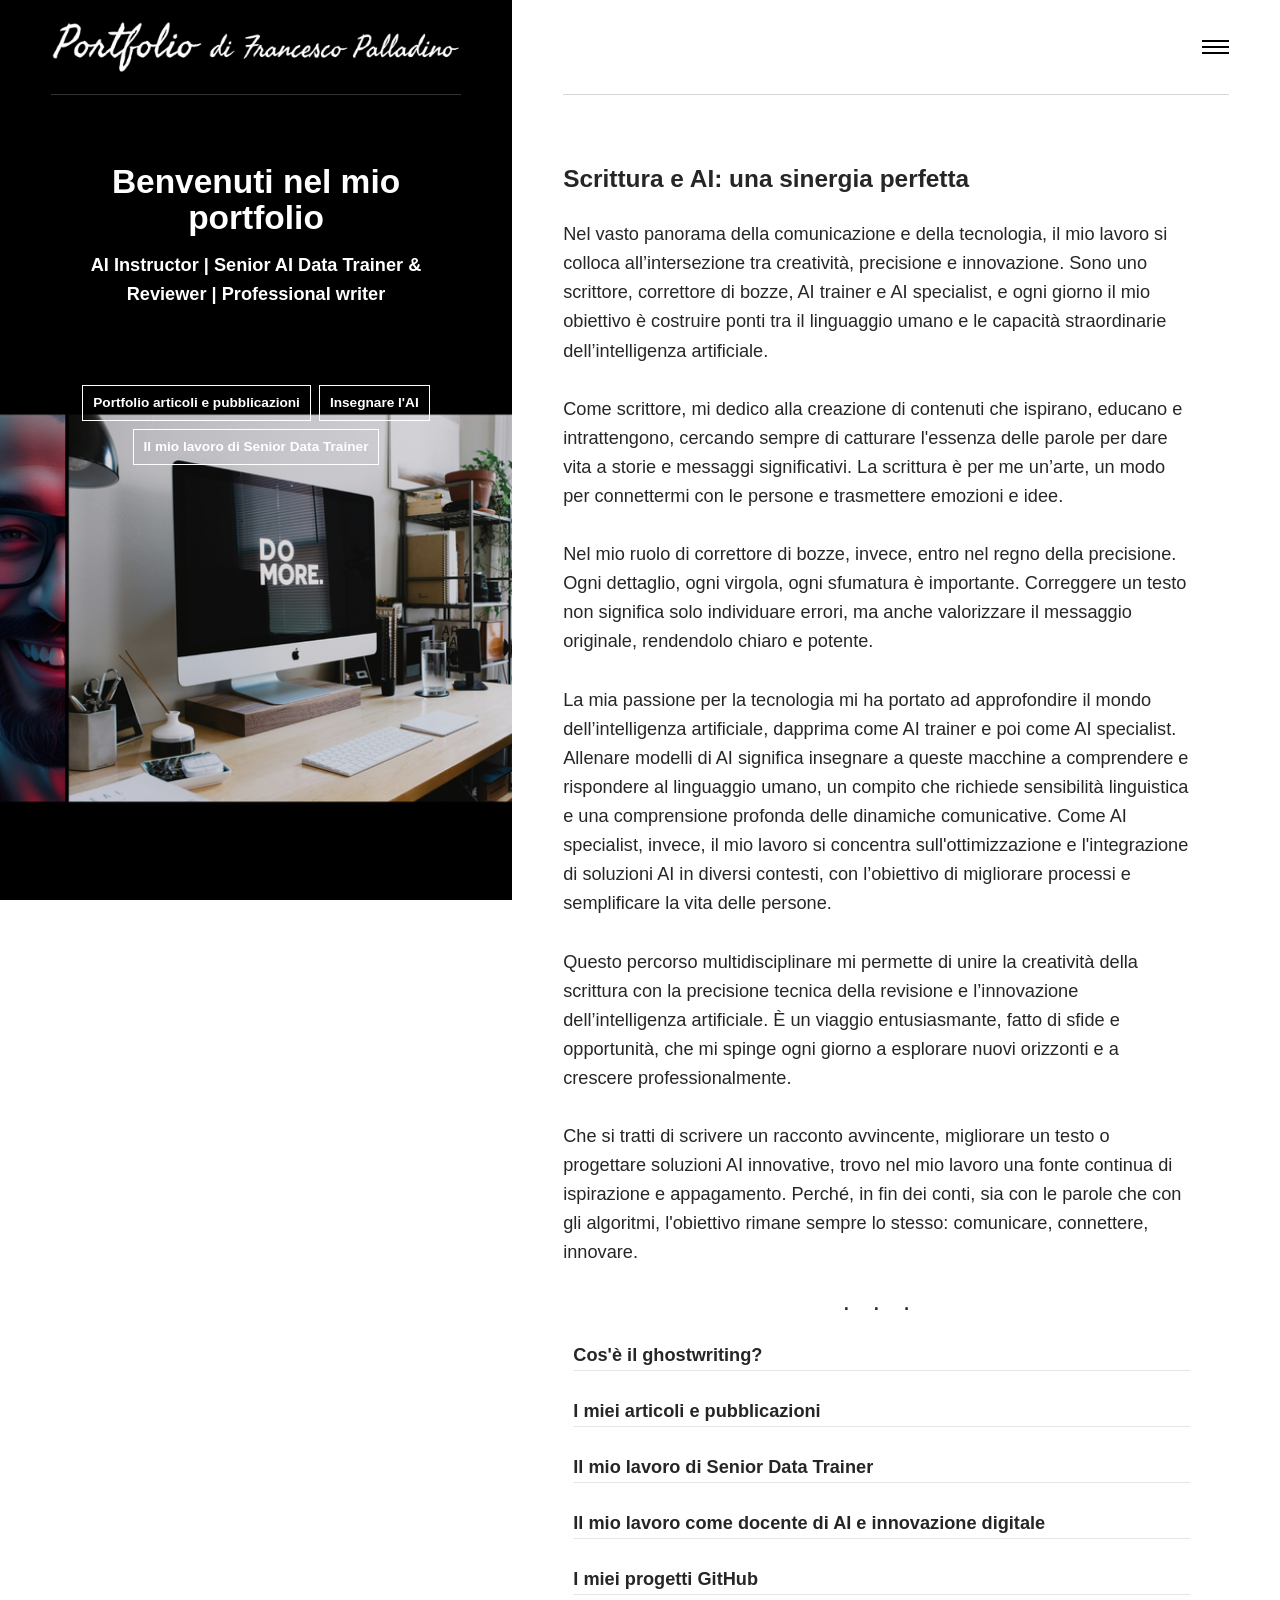
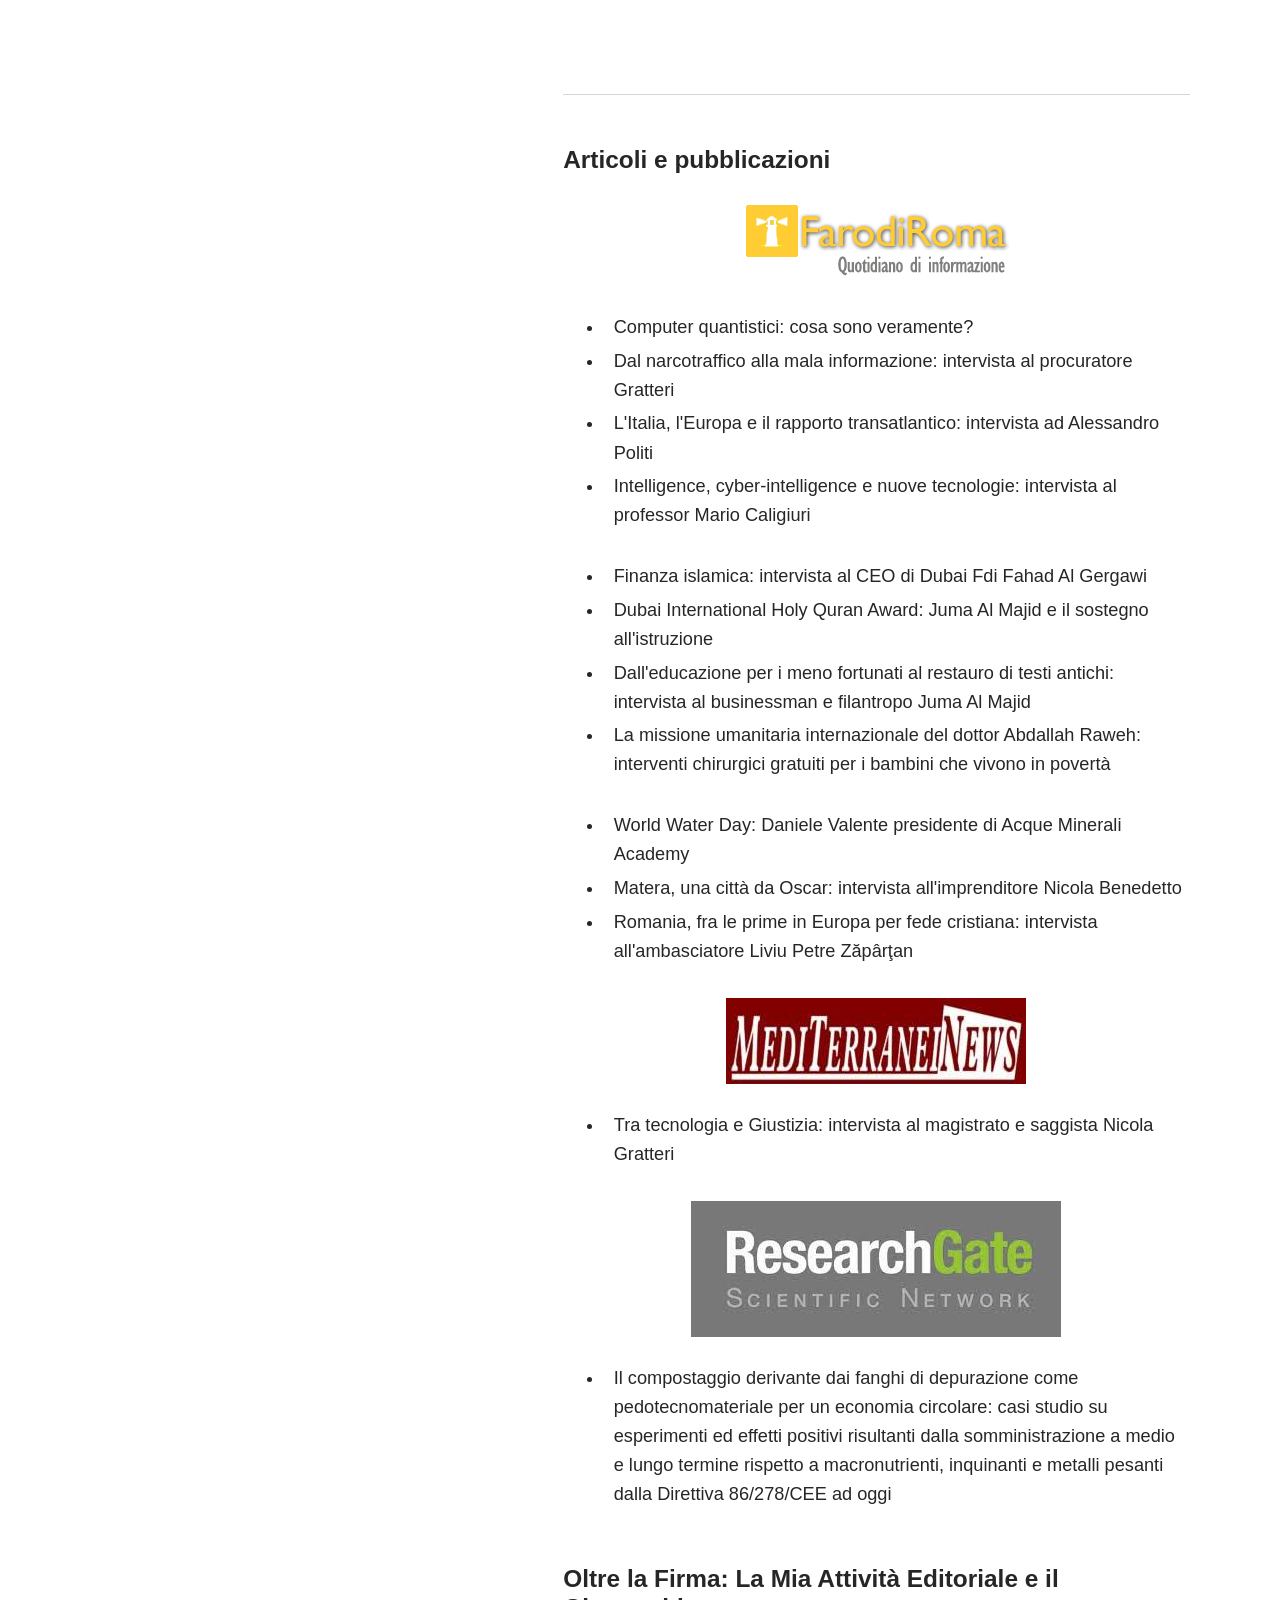
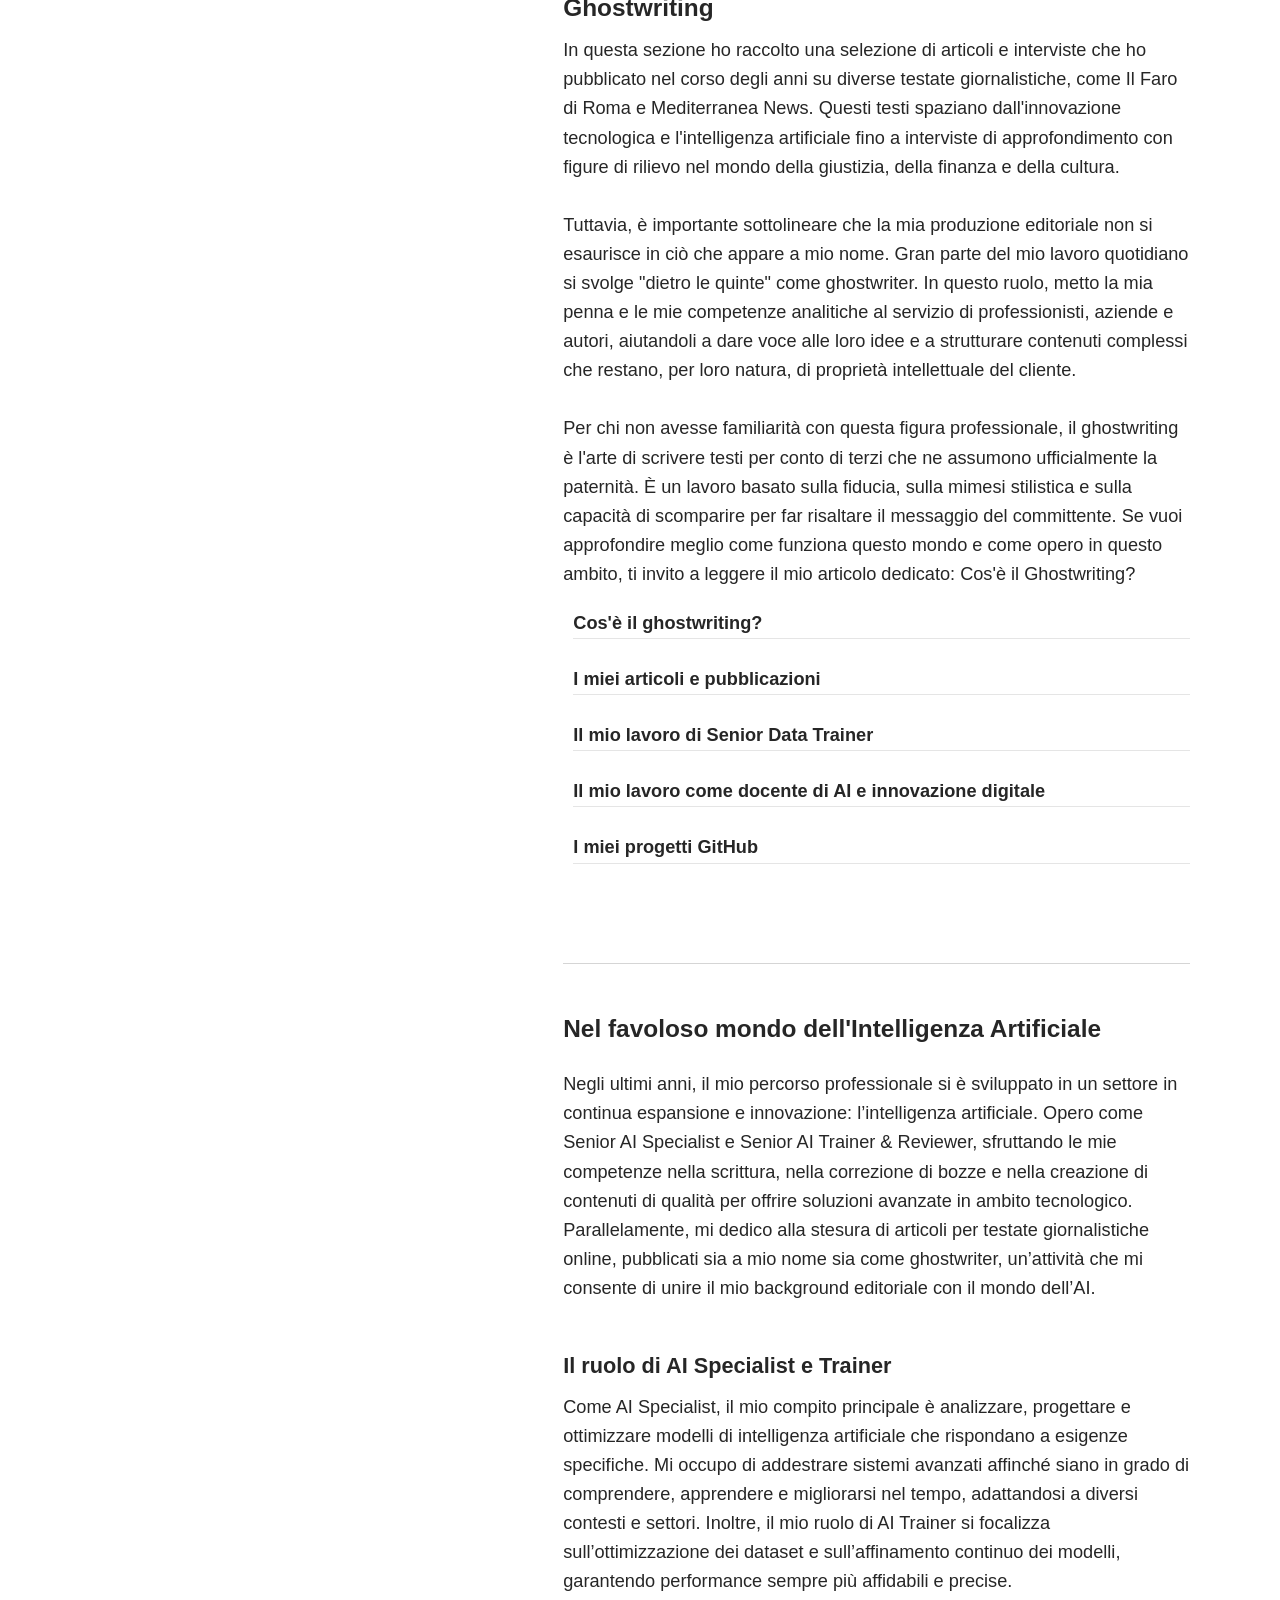
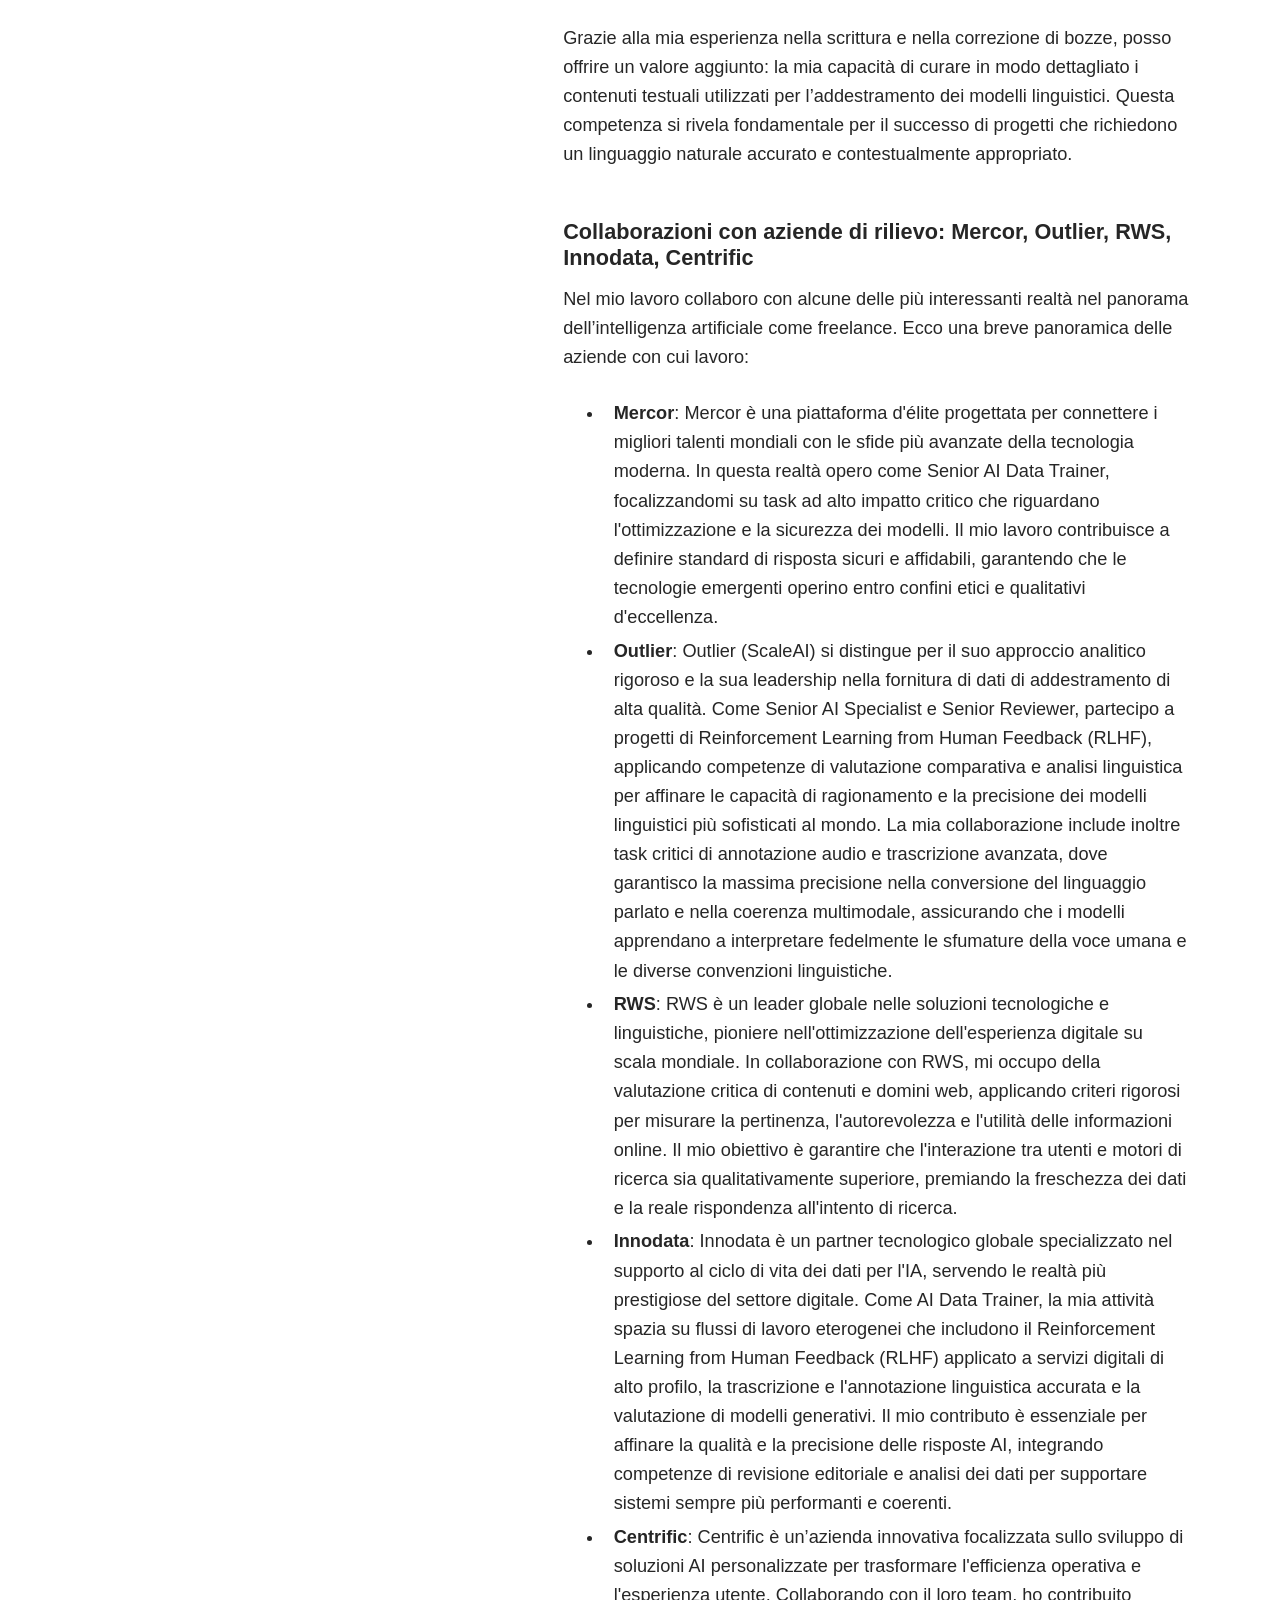
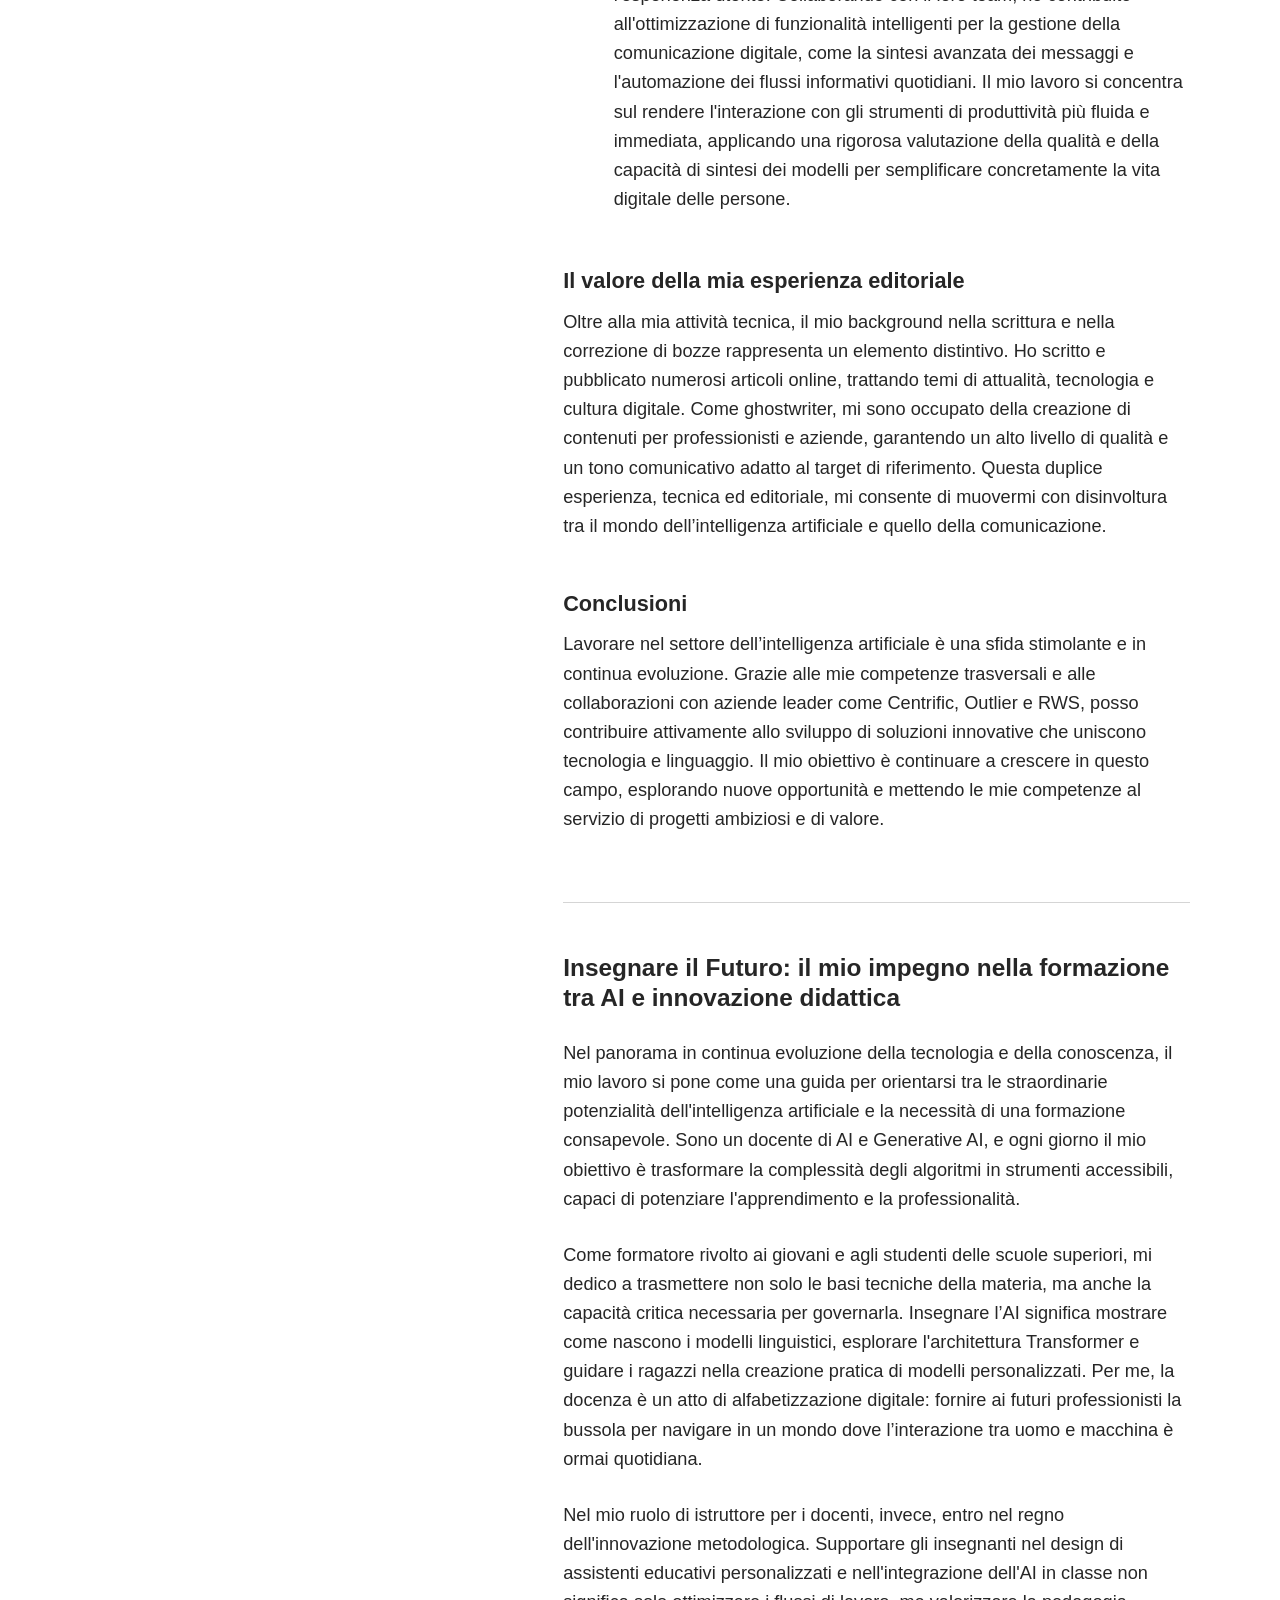
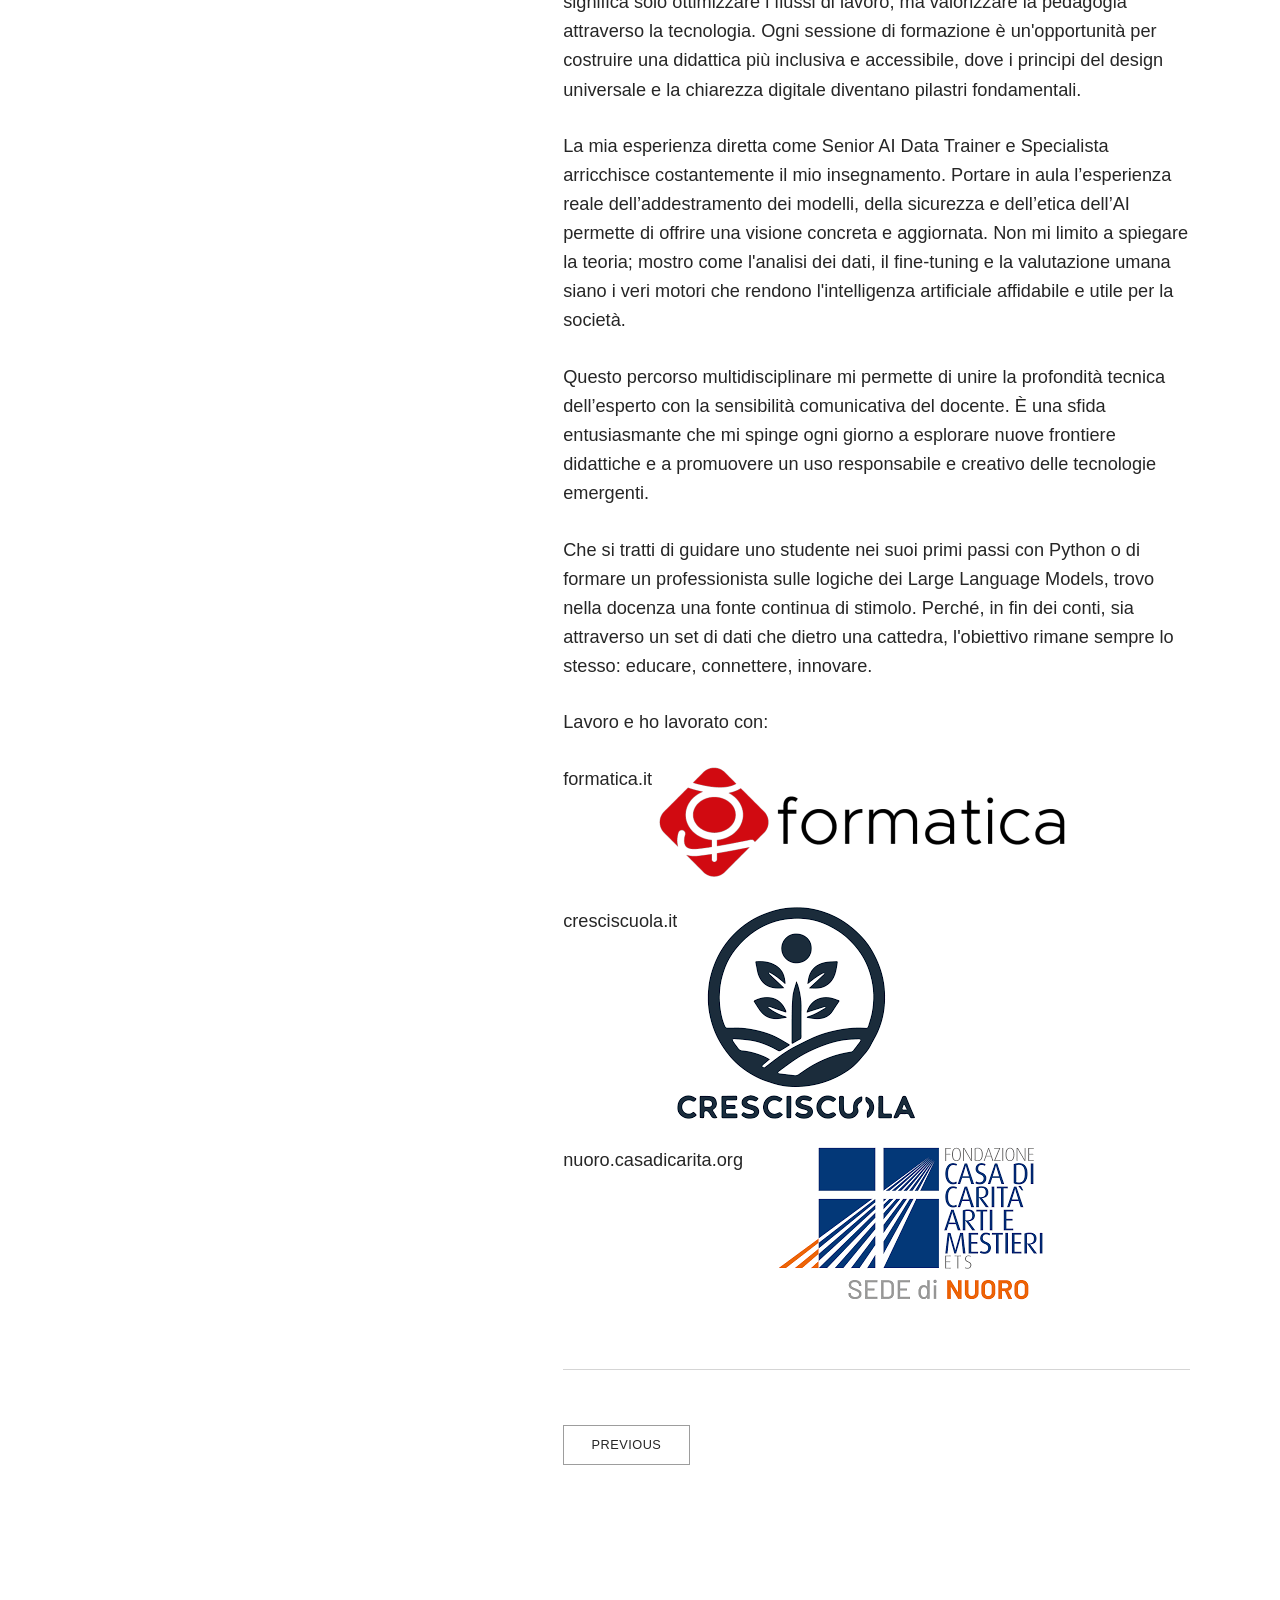
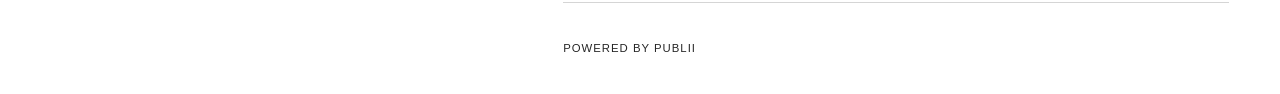
<file: index.html>
<!DOCTYPE html><html lang="it"><head><meta charset="utf-8"><meta http-equiv="X-UA-Compatible" content="IE=edge"><meta name="viewport" content="width=device-width,initial-scale=1"><title>Portfolio Francesco Palladino</title><meta name="generator" content="Publii Open-Source CMS for Static Site"><link rel="canonical" href="https://francesco-palladino.github.io/francescopalladino/"><link rel="alternate" type="application/atom+xml" href="https://francesco-palladino.github.io/francescopalladino/feed.xml" title="Portfolio Francesco Palladino - RSS"><link rel="alternate" type="application/json" href="https://francesco-palladino.github.io/francescopalladino/feed.json" title="Portfolio Francesco Palladino - JSON"><meta property="og:title" content="Portfolio Francesco Palladino"><meta property="og:image" content="https://francesco-palladino.github.io/francescopalladino/media/website/Logo-2-1024x149.png"><meta property="og:image:width" content="1024"><meta property="og:image:height" content="149"><meta property="og:site_name" content="Portfolio Francesco Palladino"><meta property="og:description" content=""><meta property="og:url" content="https://francesco-palladino.github.io/francescopalladino/"><meta property="og:type" content="website"><link rel="next" href="https://francesco-palladino.github.io/francescopalladino/page/2/"><link rel="stylesheet" href="https://francesco-palladino.github.io/francescopalladino/assets/css/style.css?v=0205338bff85705026d9f8111a67255d"><script type="application/ld+json">{"@context":"http://schema.org","@type":"Organization","name":"Portfolio Francesco Palladino","logo":"https://francesco-palladino.github.io/francescopalladino/media/website/Logo-2-1024x149.png","url":"https://francesco-palladino.github.io/francescopalladino/"}</script><noscript><style>img[loading] {
                    opacity: 1;
                }</style></noscript><div class="gtranslate_wrapper"></div><script>window.gtranslateSettings = {"default_language":"it","native_language_names":true,"detect_browser_language":true,"languages":["it","en"],"wrapper_selector":".gtranslate_wrapper","switcher_horizontal_position":"right","float_switcher_open_direction":"left","alt_flags":{"en":"usa"}}</script><script src="https://cdn.gtranslate.net/widgets/latest/float.js" defer="defer"></script></head><body class="home-template"><div class="container js-container"><nav class="menu"><ul class="navbar__menu"><li><a href="https://francesco-palladino.github.io/francescopalladino/scrittura-e-ai-una-sinergia-perfetta-2.html" target="_self">Scrittura e AI: una sinergia perfetta</a></li><li><a href="https://francesco-palladino.github.io/francescopalladino/articoli.html" target="_self">Articoli e pubblicazioni</a></li></ul></nav><div class="container__content"><header class="top"><div class="top__item"><a class="logo" href="https://francesco-palladino.github.io/francescopalladino/"><img src="https://francesco-palladino.github.io/francescopalladino/media/website/Logo-2-1024x149.png" alt="Portfolio Francesco Palladino" width="1024" height="149"></a></div><div class="top__item top__item--right"><button class="menu-toggle js-menu-toggle" aria-label="Menu" aria-expanded="false"><span class="menu-toggle-box"><span class="menu-toggle-inner">Menu</span></span></button></div></header><main class="main"><div class="main__left"><figure class="hero"><img src="https://francesco-palladino.github.io/francescopalladino/media/website/bestie.png" srcset="https://francesco-palladino.github.io/francescopalladino/media/website/responsive/bestie-xs.png 300w, https://francesco-palladino.github.io/francescopalladino/media/website/responsive/bestie-sm.png 480w, https://francesco-palladino.github.io/francescopalladino/media/website/responsive/bestie-md.png 768w, https://francesco-palladino.github.io/francescopalladino/media/website/responsive/bestie-lg.png 1024w, https://francesco-palladino.github.io/francescopalladino/media/website/responsive/bestie-xl.png 1280w, https://francesco-palladino.github.io/francescopalladino/media/website/responsive/bestie-2xl.png 1600w" sizes="(min-width: 1800px) 50vw, (min-width: 900px) 40vw, 100vw" loading="eager" width="2600" height="3000" alt=""></figure><header><h1 class="align-center"><strong>Benvenuti nel mio portfolio</strong></h1><p class="align-center"><strong>AI Instructor | Senior AI Data Trainer &amp; Reviewer | Professional writer</strong></p><p class="align-center"> </p><div class="hero-btn-row"><a href="/francescopalladino/articoli.html" class="hero-outline-btn"><strong>Portfolio articoli e pubblicazioni</strong> </a><a href="/francescopalladino/insegnare-il-futuro-il-mio-impegno-nella-formazione-tra-ai-e-innovazione-didattica.html" class="hero-outline-btn"><strong>Insegnare l'AI</strong> </a><a href="/francescopalladino/nel-favoloso-mondo-dellintelligenza-artificiale.html" class="hero-outline-btn"><strong>Il mio lavoro di Senior Data Trainer</strong></a></div></header></div><div class="main__right feed"><div><article class="feed__item"><header><h2><a href="https://francesco-palladino.github.io/francescopalladino/scrittura-e-ai-una-sinergia-perfetta-2.html">Scrittura e AI: una sinergia perfetta</a></h2></header><p>Nel vasto panorama della comunicazione e della tecnologia, il mio lavoro si colloca all’intersezione tra creatività, precisione e innovazione. Sono uno scrittore, correttore di bozze, AI trainer e AI specialist, e ogni giorno il mio obiettivo è costruire ponti tra il linguaggio umano e le capacità straordinarie dell’intelligenza artificiale.<br><br>Come scrittore, mi dedico alla creazione di contenuti che ispirano, educano e intrattengono, cercando sempre di catturare l'essenza delle parole per dare vita a storie e messaggi significativi. La scrittura è per me un’arte, un modo per connettermi con le persone e trasmettere emozioni e idee.<br><br>Nel mio ruolo di correttore di bozze, invece, entro nel regno della precisione. Ogni dettaglio, ogni virgola, ogni sfumatura è importante. Correggere un testo non significa solo individuare errori, ma anche valorizzare il messaggio originale, rendendolo chiaro e potente.<br><br>La mia passione per la tecnologia mi ha portato ad approfondire il mondo dell’intelligenza artificiale, dapprima come AI trainer e poi come AI specialist. Allenare modelli di AI significa insegnare a queste macchine a comprendere e rispondere al linguaggio umano, un compito che richiede sensibilità linguistica e una comprensione profonda delle dinamiche comunicative. Come AI specialist, invece, il mio lavoro si concentra sull'ottimizzazione e l'integrazione di soluzioni AI in diversi contesti, con l’obiettivo di migliorare processi e semplificare la vita delle persone.<br><br>Questo percorso multidisciplinare mi permette di unire la creatività della scrittura con la precisione tecnica della revisione e l’innovazione dell’intelligenza artificiale. È un viaggio entusiasmante, fatto di sfide e opportunità, che mi spinge ogni giorno a esplorare nuovi orizzonti e a crescere professionalmente.<br><br>Che si tratti di scrivere un racconto avvincente, migliorare un testo o progettare soluzioni AI innovative, trovo nel mio lavoro una fonte continua di ispirazione e appagamento. Perché, in fin dei conti, sia con le parole che con gli algoritmi, l'obiettivo rimane sempre lo stesso: comunicare, connettere, innovare.</p><hr class="separator separator--dots"><div><div class="pubblicazioni-list"><ul><li><a href="/francescopalladino/il-mondo-del-ghostwriting.html">Cos'è il ghostwriting?</a></li><li><a href="/francescopalladino/articoli.html">I miei articoli e pubblicazioni</a></li><li><a href="/francescopalladino/nel-favoloso-mondo-dellintelligenza-artificiale.html">Il mio lavoro di Senior Data Trainer</a></li><li><a href="/francescopalladino/insegnare-il-futuro-il-mio-impegno-nella-formazione-tra-ai-e-innovazione-didattica.html">Il mio lavoro come docente di AI e innovazione digitale<li><a href="/francescopalladino/progetti.html">I miei progetti GitHub</a></li></a></li></ul></div></div></article><article class="feed__item"><header><h2><a href="https://francesco-palladino.github.io/francescopalladino/articoli.html">Articoli e pubblicazioni</a></h2></header><figure class="post__image post__image--center"><img loading="lazy" src="https://francesco-palladino.github.io/francescopalladino/media/posts/2/faro-2.png" height="84" width="266" alt="" sizes="(min-width: 1500px) calc(7.87vw + 610px), (min-width: 900px) calc(44.48vw + 68px), (min-width: 780px) calc(8vw + 604px), calc(84.35vw + 23px)" srcset="https://francesco-palladino.github.io/francescopalladino/media/posts/2/responsive/faro-2-xs.png 300w, https://francesco-palladino.github.io/francescopalladino/media/posts/2/responsive/faro-2-sm.png 480w, https://francesco-palladino.github.io/francescopalladino/media/posts/2/responsive/faro-2-md.png 768w"></figure><ul><li><a href="https://www.farodiroma.it/computer-quantistici-cosa-sono-veramente%e2%80%8b-di-margherita-chiara-immordino-tedesco-e-francesco-palladino/" target="_blank">Computer quantistici: cosa sono veramente?</a></li><li><a href="https://www.farodiroma.it/tecnologia-e-giustizia-dal-narcotraffico-alla-mala-informazione-intervista-al-procuratore-gratteri/" target="_blank">Dal narcotraffico alla mala informazione: intervista al procuratore Gratteri</a></li><li><a href="https://www.farodiroma.it/litalia-leuropa-ed-il-rapporto-transatlantico-intervista-al-professor-alessandro-politi/" target="_blank">L'Italia, l'Europa e il rapporto transatlantico: intervista ad Alessandro Politi</a></li><li><a href="https://www.farodiroma.it/il-web-l-intelligence-e-le-nuove-tecnologie/" target="_blank">Intelligence,&nbsp;cyber-intelligence e nuove tecnologie: intervista al professor Mario Caligiuri</a></li></ul><ul><li><a href="https://www.farodiroma.it/la-finanza-islamica-a-servizio-degli-ultimi-del-mondo-parla-il-ceo-di-dubai-fdi-fahad-al-gergawi-di-m-c-immordino-tedesco-e-f-palladino/" target="_blank">Finanza islamica: intervista al CEO di Dubai Fdi Fahad Al Gergawi</a></li><li><a href="https://www.farodiroma.it/dubai-international-holy-quran-award-juma-al-majid-nominato-personalita-dellanno/" target="_blank">Dubai International Holy Quran Award: Juma Al Majid e il sostegno all'istruzione</a></li><li><a href="https://www.farodiroma.it/dalleducazione-per-i-meno-fortunati-al-recupero-e-restauro-di-testi-antichi-limminente-visita-in-vaticano-di-juma-al-majid-di-margherita-chiara-immordino-tedesco-e-francesco-palladino/" target="_blank">Dall'educazione per i meno fortunati al restauro di testi antichi: intervista al businessman e filantropo Juma Al Majid</a></li><li><a href="https://www.farodiroma.it/ricordare-lincontro-tra-san-francesco-e-il-sultano-con-100-interventi-in-aiuto-dei-meno-fortunati-lincontro-fra-abdallah-raweh-e-papa-francesco/" target="_blank">La missione umanitaria internazionale del dottor&nbsp;Abdallah Raweh: interventi chirurgici gratuiti per i bambini che vivono in povertà</a></li></ul><ul><li><a href="https://www.farodiroma.it/verso-una-nuova-geolpolitica-dellacqua-intervisgta-con-daniele-valente-presidente-della-nuova-acque-minerali-academy/" target="_blank">World Water Day: Daniele Valente&nbsp;presidente di Acque Minerali Academy</a></li><li><a href="https://www.farodiroma.it/matera-2019-una-citta-da-oscar-intervista-allex-assessore-nicola-benedetto-sulle-prospettive-della-capitale-della-cultura/" target="_blank">Matera, una città da Oscar: intervista all'imprenditore Nicola Benedetto</a></li><li><a href="https://www.farodiroma.it/oggi-il-popolo-rumeno-e-fra-i-primi-in-europa-per-fede-cristiana-lambasciatore-liviu-petre-zapartan-racconta-la-visita-del-papa-di-m-c-immordino-tedesco/" target="_blank">Romania, fra le prime in Europa per fede cristiana: intervista all'ambasciatore Liviu Petre Zăpârţan</a></li></ul><figure class="post__image post__image--center"><img loading="lazy" src="https://francesco-palladino.github.io/francescopalladino/media/posts/2/logo-mediterraneinews-1-1-300x86.jpg" height="86" width="300" alt="" sizes="(min-width: 1500px) calc(7.87vw + 610px), (min-width: 900px) calc(44.48vw + 68px), (min-width: 780px) calc(8vw + 604px), calc(84.35vw + 23px)" srcset="https://francesco-palladino.github.io/francescopalladino/media/posts/2/responsive/logo-mediterraneinews-1-1-300x86-xs.jpg 300w, https://francesco-palladino.github.io/francescopalladino/media/posts/2/responsive/logo-mediterraneinews-1-1-300x86-sm.jpg 480w, https://francesco-palladino.github.io/francescopalladino/media/posts/2/responsive/logo-mediterraneinews-1-1-300x86-md.jpg 768w"></figure><ul><li><a href="https://mediterraneinews.it/2019/03/03/intervista-al-procuratore-gratteri-dal-narcotraffico-alla-mala-informazione-tra-tecnologia-e-giustizia/" target="_blank">Tra tecnologia e Giustizia: intervista al magistrato e saggista Nicola Gratteri</a></li></ul><figure class="post__image post__image--center"><img loading="lazy" src="https://francesco-palladino.github.io/francescopalladino/media/posts/2/images-3.jfif" height="136" width="370" alt=""></figure><ul><li><a href="https://www.researchgate.net/publication/[base64]" target="_blank">Il compostaggio derivante dai fanghi di depurazione come pedotecnomateriale per un economia circolare: casi studio su esperimenti ed effetti positivi risultanti dalla somministrazione a medio e lungo termine rispetto a macronutrienti, inquinanti e metalli pesanti dalla Direttiva 86/278/CEE ad oggi</a></li></ul><h2 id="oltre-la-firma-la-mia-attivita-editoriale-e-il-ghostwriting">Oltre la Firma: La Mia Attività Editoriale e il Ghostwriting</h2><p>In questa sezione ho raccolto una selezione di articoli e interviste che ho pubblicato nel corso degli anni su diverse testate giornalistiche, come Il Faro di Roma e Mediterranea News. Questi testi spaziano dall'innovazione tecnologica e l'intelligenza artificiale fino a interviste di approfondimento con figure di rilievo nel mondo della giustizia, della finanza e della cultura.<br><br>Tuttavia, è importante sottolineare che la mia produzione editoriale non si esaurisce in ciò che appare a mio nome. Gran parte del mio lavoro quotidiano si svolge "dietro le quinte" come ghostwriter. In questo ruolo, metto la mia penna e le mie competenze analitiche al servizio di professionisti, aziende e autori, aiutandoli a dare voce alle loro idee e a strutturare contenuti complessi che restano, per loro natura, di proprietà intellettuale del cliente.<br><br>Per chi non avesse familiarità con questa figura professionale, il ghostwriting è l'arte di scrivere testi per conto di terzi che ne assumono ufficialmente la paternità. È un lavoro basato sulla fiducia, sulla mimesi stilistica e sulla capacità di scomparire per far risaltare il messaggio del committente. Se vuoi approfondire meglio come funziona questo mondo e come opero in questo ambito, ti invito a leggere il mio articolo dedicato: <a href="https://francesco-palladino.github.io/francescopalladino/il-mondo-del-ghostwriting.html">Cos'è il Ghostwriting?</a></p><div><div class="pubblicazioni-list"><ul><li><a href="/francescopalladino/il-mondo-del-ghostwriting.html">Cos'è il ghostwriting?</a></li><li><a href="/francescopalladino/articoli.html">I miei articoli e pubblicazioni</a></li><li><a href="/francescopalladino/nel-favoloso-mondo-dellintelligenza-artificiale.html">Il mio lavoro di Senior Data Trainer</a></li><li><a href="/francescopalladino/insegnare-il-futuro-il-mio-impegno-nella-formazione-tra-ai-e-innovazione-didattica.html">Il mio lavoro come docente di AI e innovazione digitale<li><a href="/francescopalladino/progetti.html">I miei progetti GitHub</a></li></a></li></ul></div></div></article><article class="feed__item"><header><h2><a href="https://francesco-palladino.github.io/francescopalladino/nel-favoloso-mondo-dellintelligenza-artificiale.html">Nel favoloso mondo dell&#x27;Intelligenza Artificiale</a></h2></header><p>Negli ultimi anni, il mio percorso professionale si è sviluppato in un settore in continua espansione e innovazione: l’intelligenza artificiale. Opero come Senior AI Specialist e Senior AI Trainer &amp; Reviewer, sfruttando le mie competenze nella scrittura, nella correzione di bozze e nella creazione di contenuti di qualità per offrire soluzioni avanzate in ambito tecnologico. Parallelamente, mi dedico alla stesura di articoli per testate giornalistiche online, pubblicati sia a mio nome sia come ghostwriter, un’attività che mi consente di unire il mio background editoriale con il mondo dell’AI.</p><h3 class="wp-block-heading">Il ruolo di AI Specialist e Trainer</h3><p>Come AI Specialist, il mio compito principale è analizzare, progettare e ottimizzare modelli di intelligenza artificiale che rispondano a esigenze specifiche. Mi occupo di addestrare sistemi avanzati affinché siano in grado di comprendere, apprendere e migliorarsi nel tempo, adattandosi a diversi contesti e settori. Inoltre, il mio ruolo di AI Trainer si focalizza sull’ottimizzazione dei dataset e sull’affinamento continuo dei modelli, garantendo performance sempre più affidabili e precise.</p><p>Grazie alla mia esperienza nella scrittura e nella correzione di bozze, posso offrire un valore aggiunto: la mia capacità di curare in modo dettagliato i contenuti testuali utilizzati per l’addestramento dei modelli linguistici. Questa competenza si rivela fondamentale per il successo di progetti che richiedono un linguaggio naturale accurato e contestualmente appropriato.</p><h3 class="wp-block-heading">Collaborazioni con aziende di rilievo: Mercor, Outlier, RWS, Innodata, Centrific</h3><p>Nel mio lavoro collaboro con alcune delle più interessanti realtà nel panorama dell’intelligenza artificiale come freelance. Ecco una breve panoramica delle aziende con cui lavoro:</p><ul class="wp-block-list"><li><strong>Mercor</strong>: <span data-path-to-node="4,0,0,2"><span class="citation-140">Mercor è una piattaforma d'élite progettata per connettere i migliori talenti mondiali con le sfide più avanzate della tecnologia moderna</span></span><span data-path-to-node="4,0,0,4">. </span><span data-path-to-node="4,0,0,6"><span class="citation-139">In questa realtà opero come </span><span class="citation-139">Senior AI Data Trainer</span><span class="citation-139">, focalizzandomi su task ad alto impatto critico che riguardano l'ottimizzazione e la sicurezza dei modelli</span></span><span data-path-to-node="4,0,0,8">. </span><span data-path-to-node="4,0,0,10"><span class="citation-138">Il mio lavoro contribuisce a definire standard di risposta sicuri e affidabili, garantendo che le tecnologie emergenti operino entro confini etici e qualitativi d'eccellenza</span></span><span data-path-to-node="4,0,0,12">.</span></li><li><strong>Outlier</strong>: <span data-path-to-node="4,1,0,2"><span class="citation-137">Outlier (ScaleAI) si distingue per il suo approccio analitico rigoroso e la sua leadership nella fornitura di dati di addestramento di alta qualità</span></span><span data-path-to-node="4,1,0,4">. </span><span data-path-to-node="4,1,0,6"><span data-path-to-node="4,1,0,6"><span class="citation-136">Come Senior </span><span class="citation-136">AI Specialist e Senior Reviewer</span><span class="citation-136">, partecipo a progetti di Reinforcement Learning from Human Feedback (RLHF), applicando competenze di valutazione comparativa e analisi linguistica per affinare le capacità di ragionamento e la precisione dei modelli linguistici più sofisticati al mondo. <span class="citation-160">La mia collaborazione include inoltre task critici di </span><span class="citation-160">annotazione audio e trascrizione avanzata</span><span class="citation-160">, dove garantisco la massima precisione nella conversione del linguaggio parlato e nella coerenza multimodale, assicurando che i modelli apprendano a interpretare fedelmente le sfumature della voce umana e le diverse convenzioni linguistiche</span>.</span></span></span></li><li><strong>RWS</strong>: <span data-path-to-node="3,2,1,0"><span class="citation-211">RWS è un leader globale nelle soluzioni tecnologiche e linguistiche, pioniere nell'ottimizzazione dell'esperienza digitale su scala mondiale</span></span><span data-path-to-node="3,2,1,2">. </span><span data-path-to-node="3,2,1,4"><span class="citation-210">In collaborazione con RWS, mi occupo della </span><span class="citation-210">valutazione critica di contenuti e domini web</span><span class="citation-210">, applicando criteri rigorosi per misurare la pertinenza, l'autorevolezza e l'utilità delle informazioni online</span></span><span data-path-to-node="3,2,1,6">. </span><span data-path-to-node="3,2,1,8"><span class="citation-209">Il mio obiettivo è garantire che l'interazione tra utenti e motori di ricerca sia qualitativamente superiore, premiando la freschezza dei dati e la reale rispondenza all'intento di ricerca</span></span><span data-path-to-node="3,2,1,10">.</span></li><li><strong>Innodata</strong>: <span data-path-to-node="3,3,0,0">Innodata è un partner tecnologico globale specializzato nel supporto al ciclo di vita dei dati per l'IA, servendo le realtà più prestigiose del settore digitale. </span><span data-path-to-node="3,3,0,2"><span class="citation-246">Come </span><span class="citation-246">AI Data Trainer</span><span class="citation-246">, la mia attività spazia su flussi di lavoro eterogenei che includono il Reinforcement Learning from Human Feedback (RLHF) applicato a servizi digitali di alto profilo, la </span><span class="citation-246">trascrizione e l'annotazione linguistica</span><span class="citation-246"> accurata e la valutazione di modelli generativi</span></span><span data-path-to-node="3,3,0,4">. </span><span data-path-to-node="3,3,0,6"><span class="citation-245">Il mio contributo è essenziale per affinare la qualità e la precisione delle risposte AI, integrando competenze di revisione editoriale e analisi dei dati per supportare sistemi sempre più performanti e coerenti</span></span><span data-path-to-node="3,3,0,8">.</span></li><li><strong>Centrific</strong>: <span data-path-to-node="3,4,1,0"><span class="citation-288">Centrific è un’azienda innovativa focalizzata sullo sviluppo di soluzioni AI personalizzate per trasformare l'efficienza operativa e l'esperienza utente</span></span><span data-path-to-node="3,4,1,2">. </span><span data-path-to-node="3,4,1,4"><span class="citation-287">Collaborando con il loro team, ho contribuito all'ottimizzazione di </span><span class="citation-287">funzionalità intelligenti per la gestione della comunicazione digitale</span><span class="citation-287">, come la sintesi avanzata dei messaggi e l'automazione dei flussi informativi quotidiani</span></span><span data-path-to-node="3,4,1,6">. </span><span data-path-to-node="3,4,1,8"><span class="citation-286">Il mio lavoro si concentra sul rendere l'interazione con gli strumenti di produttività più fluida e immediata, applicando una rigorosa valutazione della qualità e della capacità di sintesi dei modelli per semplificare concretamente la vita digitale delle persone</span></span><span data-path-to-node="3,4,1,10">.</span></li></ul><h3 class="wp-block-heading">Il valore della mia esperienza editoriale</h3><p>Oltre alla mia attività tecnica, il mio background nella scrittura e nella correzione di bozze rappresenta un elemento distintivo. Ho scritto e pubblicato numerosi articoli online, trattando temi di attualità, tecnologia e cultura digitale. Come ghostwriter, mi sono occupato della creazione di contenuti per professionisti e aziende, garantendo un alto livello di qualità e un tono comunicativo adatto al target di riferimento. Questa duplice esperienza, tecnica ed editoriale, mi consente di muovermi con disinvoltura tra il mondo dell’intelligenza artificiale e quello della comunicazione.</p><h3 class="wp-block-heading">Conclusioni</h3><p>Lavorare nel settore dell’intelligenza artificiale è una sfida stimolante e in continua evoluzione. Grazie alle mie competenze trasversali e alle collaborazioni con aziende leader come Centrific, Outlier e RWS, posso contribuire attivamente allo sviluppo di soluzioni innovative che uniscono tecnologia e linguaggio. Il mio obiettivo è continuare a crescere in questo campo, esplorando nuove opportunità e mettendo le mie competenze al servizio di progetti ambiziosi e di valore.</p></article><article class="feed__item"><header><h2><a href="https://francesco-palladino.github.io/francescopalladino/insegnare-il-futuro-il-mio-impegno-nella-formazione-tra-ai-e-innovazione-didattica.html">Insegnare il Futuro: il mio impegno nella formazione tra AI e innovazione didattica</a></h2></header><p id="p-rc_366bda677b21f158-25" data-path-to-node="2"><span data-path-to-node="2,1"><span class="citation-27">Nel panorama in continua evoluzione della tecnologia e della conoscenza, il mio lavoro si pone come una guida per orientarsi tra le straordinarie potenzialità dell'intelligenza artificiale e la necessità di una formazione consapevole</span></span><span data-path-to-node="2,3">. </span><span data-path-to-node="2,5"><span class="citation-26">Sono un docente di AI e Generative AI, e ogni giorno il mio obiettivo è trasformare la complessità degli algoritmi in strumenti accessibili, capaci di potenziare l'apprendimento e la professionalità</span></span><span data-path-to-node="2,7">.</span></p><p data-path-to-node="2"><span data-path-to-node="3,1"><span class="citation-25">Come formatore rivolto ai giovani e agli studenti delle scuole superiori, mi dedico a trasmettere non solo le basi tecniche della materia, ma anche la capacità critica necessaria per governarla</span></span><span data-path-to-node="3,3">. </span><span data-path-to-node="3,5"><span class="citation-24">Insegnare l’AI significa mostrare come nascono i modelli linguistici, esplorare l'architettura Transformer e guidare i ragazzi nella creazione pratica di modelli personalizzati</span></span><span data-path-to-node="3,7">. </span><span data-path-to-node="3,9"><span class="citation-23">Per me, la docenza è un atto di alfabetizzazione digitale: fornire ai futuri professionisti la bussola per navigare in un mondo dove l’interazione tra uomo e macchina è ormai quotidiana</span></span><span data-path-to-node="3,11">.</span></p><p data-path-to-node="2"><span data-path-to-node="4,1"><span class="citation-22">Nel mio ruolo di istruttore per i docenti, invece, entro nel regno dell'innovazione metodologica</span></span><span data-path-to-node="4,3">. </span><span data-path-to-node="4,5"><span class="citation-21">Supportare gli insegnanti nel design di assistenti educativi personalizzati e nell'integrazione dell'AI in classe non significa solo ottimizzare i flussi di lavoro, ma valorizzare la pedagogia attraverso la tecnologia</span></span><span data-path-to-node="4,7">. </span><span data-path-to-node="4,9"><span class="citation-20">Ogni sessione di formazione è un'opportunità per costruire una didattica più inclusiva e accessibile, dove i principi del design universale e la chiarezza digitale diventano pilastri fondamentali</span></span><span data-path-to-node="4,11">.</span></p><p data-path-to-node="2"><span data-path-to-node="5,1"><span class="citation-19">La mia esperienza diretta come Senior AI Data Trainer e Specialista arricchisce costantemente il mio insegnamento</span></span><span data-path-to-node="5,3">. </span><span data-path-to-node="5,5"><span class="citation-18">Portare in aula l’esperienza reale dell’addestramento dei modelli, della sicurezza e dell’etica dell’AI permette di offrire una visione concreta e aggiornata</span></span><span data-path-to-node="5,7">. </span><span data-path-to-node="5,9"><span class="citation-17">Non mi limito a spiegare la teoria; mostro come l'analisi dei dati, il fine-tuning e la valutazione umana siano i veri motori che rendono l'intelligenza artificiale affidabile e utile per la società</span></span><span data-path-to-node="5,11">.</span></p><p data-path-to-node="2"><span data-path-to-node="6,1"><span class="citation-16">Questo percorso multidisciplinare mi permette di unire la profondità tecnica dell’esperto con la sensibilità comunicativa del docente</span></span><span data-path-to-node="6,3">. </span><span data-path-to-node="6,5"><span class="citation-15">È una sfida entusiasmante che mi spinge ogni giorno a esplorare nuove frontiere didattiche e a promuovere un uso responsabile e creativo delle tecnologie emergenti</span></span><span data-path-to-node="6,7">.</span></p><p data-path-to-node="2"><span data-path-to-node="7,1"><span class="citation-14">Che si tratti di guidare uno studente nei suoi primi passi con Python o di formare un professionista sulle logiche dei Large Language Models, trovo nella docenza una fonte continua di stimolo</span></span><span data-path-to-node="7,3">. Perché, in fin dei conti, sia attraverso un set di dati che dietro una cattedra, l'obiettivo rimane sempre lo stesso: educare, connettere, innovare.</span></p><p data-path-to-node="2">Lavoro e ho lavorato con:</p><figure class="post__image"><a href="https://formatica.it/" target="_blank" rel="noopener noreferrer">formatica.it</a><img loading="lazy" src="https://francesco-palladino.github.io/francescopalladino/media/posts/9/logo_formatica.png" alt="" width="419" height="115" sizes="(min-width: 1500px) calc(7.87vw + 610px), (min-width: 900px) calc(44.48vw + 68px), (min-width: 780px) calc(8vw + 604px), calc(84.35vw + 23px)" srcset="https://francesco-palladino.github.io/francescopalladino/media/posts/9/responsive/logo_formatica-xs.png 300w, https://francesco-palladino.github.io/francescopalladino/media/posts/9/responsive/logo_formatica-sm.png 480w, https://francesco-palladino.github.io/francescopalladino/media/posts/9/responsive/logo_formatica-md.png 768w"></figure><figure class="post__image"><a href="https://cresciscuola.it/" target="_blank" rel="noopener noreferrer">cresciscuola.it</a><img loading="lazy" src="https://francesco-palladino.github.io/francescopalladino/media/posts/9/images.png" alt="" width="238" height="212" sizes="(min-width: 1500px) calc(7.87vw + 610px), (min-width: 900px) calc(44.48vw + 68px), (min-width: 780px) calc(8vw + 604px), calc(84.35vw + 23px)" srcset="https://francesco-palladino.github.io/francescopalladino/media/posts/9/responsive/images-xs.png 300w, https://francesco-palladino.github.io/francescopalladino/media/posts/9/responsive/images-sm.png 480w, https://francesco-palladino.github.io/francescopalladino/media/posts/9/responsive/images-md.png 768w">    </figure><figure class="post__image"><a href="https://www.nuoro.casadicarita.org/" target="_blank" rel="noopener noreferrer">nuoro.casadicarita.org</a><span style="font-size: inherit;"> </span><img loading="lazy" style="font-size: inherit;" src="https://francesco-palladino.github.io/francescopalladino/media/posts/9/images-1.png" alt="" width="325" height="155" sizes="(min-width: 1500px) calc(7.87vw + 610px), (min-width: 900px) calc(44.48vw + 68px), (min-width: 780px) calc(8vw + 604px), calc(84.35vw + 23px)" srcset="https://francesco-palladino.github.io/francescopalladino/media/posts/9/responsive/images-1-xs.png 300w, https://francesco-palladino.github.io/francescopalladino/media/posts/9/responsive/images-1-sm.png 480w, https://francesco-palladino.github.io/francescopalladino/media/posts/9/responsive/images-1-md.png 768w"></figure></article><nav class="pagination desc"><a href="https://francesco-palladino.github.io/francescopalladino/page/2/" class="btn">Previous</a></nav></div></div></main><footer class="footer"><div class="footer__copyright">Powered by Publii</div></footer></div></div><script defer="defer" src="https://francesco-palladino.github.io/francescopalladino/assets/js/scripts.min.js?v=1ea8317abae2e05fa2a65ed7bbff7ba7"></script><script>var images = document.querySelectorAll('img[loading]');

        for (var i = 0; i < images.length; i++) {
            if (images[i].complete) {
                images[i].classList.add('is-loaded');
            } else {
                images[i].addEventListener('load', function () {
                    this.classList.add('is-loaded');
                }, false);
            }
        }</script></body></html>
</file>
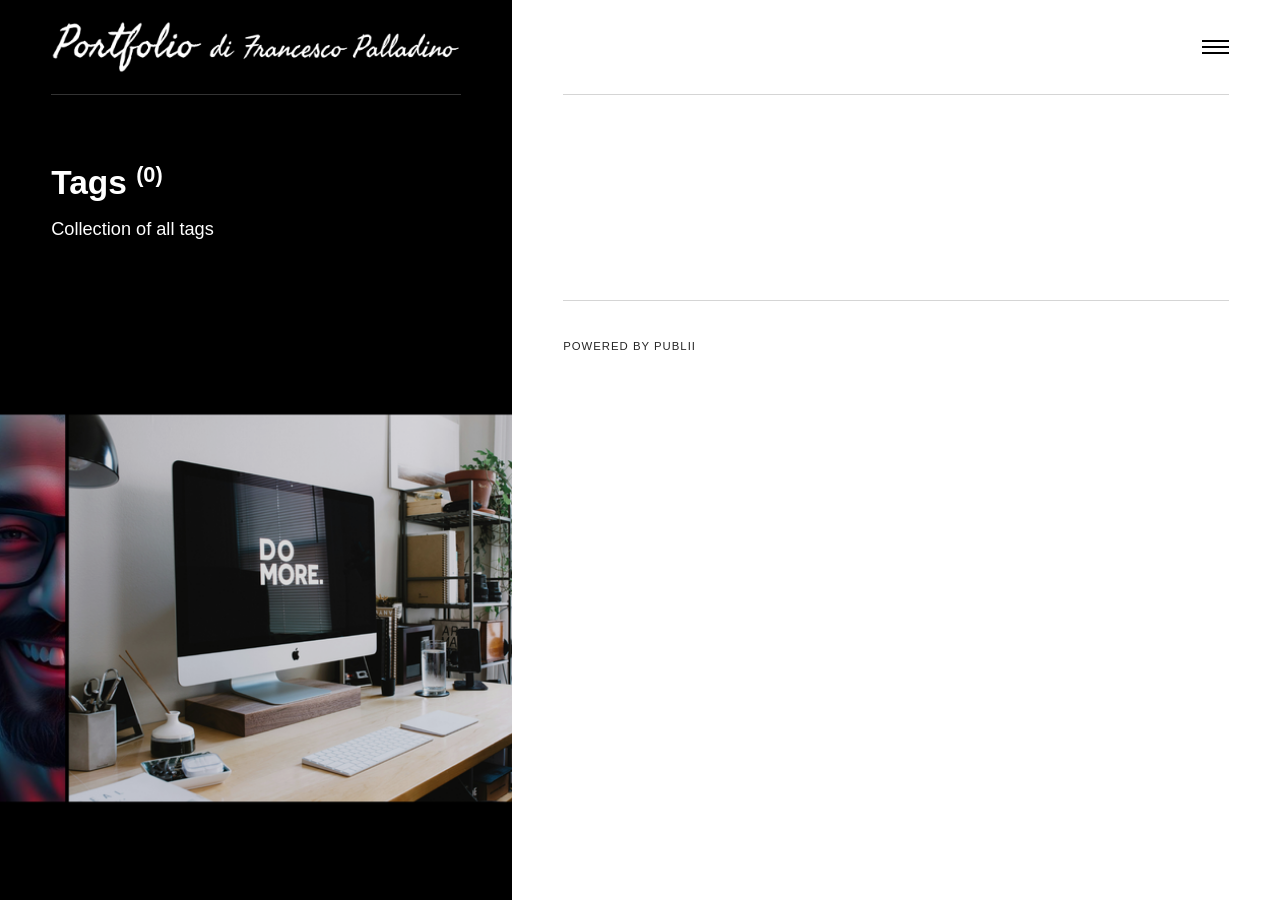
<file: tags/index.html>
<!DOCTYPE html><html lang="it"><head><meta charset="utf-8"><meta http-equiv="X-UA-Compatible" content="IE=edge"><meta name="viewport" content="width=device-width,initial-scale=1"><title>All tags - Portfolio Francesco Palladino</title><meta name="robots" content="noindex, follow"><meta name="generator" content="Publii Open-Source CMS for Static Site"><link rel="alternate" type="application/atom+xml" href="https://francesco-palladino.github.io/francescopalladino/feed.xml" title="Portfolio Francesco Palladino - RSS"><link rel="alternate" type="application/json" href="https://francesco-palladino.github.io/francescopalladino/feed.json" title="Portfolio Francesco Palladino - JSON"><meta property="og:title" content="Portfolio Francesco Palladino"><meta property="og:image" content="https://francesco-palladino.github.io/francescopalladino/media/website/Logo-2-1024x149.png"><meta property="og:image:width" content="1024"><meta property="og:image:height" content="149"><meta property="og:site_name" content="Portfolio Francesco Palladino"><meta property="og:description" content=""><meta property="og:url" content="https://francesco-palladino.github.io/francescopalladino/tags/"><meta property="og:type" content="website"><link rel="stylesheet" href="https://francesco-palladino.github.io/francescopalladino/assets/css/style.css?v=0205338bff85705026d9f8111a67255d"><script type="application/ld+json">{"@context":"http://schema.org","@type":"Organization","name":"Portfolio Francesco Palladino","logo":"https://francesco-palladino.github.io/francescopalladino/media/website/Logo-2-1024x149.png","url":"https://francesco-palladino.github.io/francescopalladino/"}</script><noscript><style>img[loading] {
                    opacity: 1;
                }</style></noscript><div class="gtranslate_wrapper"></div><script>window.gtranslateSettings = {"default_language":"it","native_language_names":true,"detect_browser_language":true,"languages":["it","en"],"wrapper_selector":".gtranslate_wrapper","switcher_horizontal_position":"right","float_switcher_open_direction":"left","alt_flags":{"en":"usa"}}</script><script src="https://cdn.gtranslate.net/widgets/latest/float.js" defer="defer"></script></head><body class="tags-template"><div class="container js-container"><nav class="menu"><ul class="navbar__menu"><li><a href="https://francesco-palladino.github.io/francescopalladino/scrittura-e-ai-una-sinergia-perfetta-2.html" target="_self">Scrittura e AI: una sinergia perfetta</a></li><li><a href="https://francesco-palladino.github.io/francescopalladino/articoli.html" target="_self">Articoli e pubblicazioni</a></li></ul></nav><div class="container__content"><header class="top"><div class="top__item"><a class="logo" href="https://francesco-palladino.github.io/francescopalladino/"><img src="https://francesco-palladino.github.io/francescopalladino/media/website/Logo-2-1024x149.png" alt="Portfolio Francesco Palladino" width="1024" height="149"></a></div><div class="top__item top__item--right"><button class="menu-toggle js-menu-toggle" aria-label="Menu" aria-expanded="false"><span class="menu-toggle-box"><span class="menu-toggle-inner">Menu</span></span></button></div></header><main class="main page page--tags"><div class="main__left"><figure class="hero"><img src="https://francesco-palladino.github.io/francescopalladino/media/website/bestie.png" srcset="https://francesco-palladino.github.io/francescopalladino/media/website/responsive/bestie-xs.png 300w, https://francesco-palladino.github.io/francescopalladino/media/website/responsive/bestie-sm.png 480w, https://francesco-palladino.github.io/francescopalladino/media/website/responsive/bestie-md.png 768w, https://francesco-palladino.github.io/francescopalladino/media/website/responsive/bestie-lg.png 1024w, https://francesco-palladino.github.io/francescopalladino/media/website/responsive/bestie-xl.png 1280w, https://francesco-palladino.github.io/francescopalladino/media/website/responsive/bestie-2xl.png 1600w" sizes="(min-width: 1800px) 50vw, (min-width: 900px) 40vw, 100vw" loading="eager" width="2600" height="3000" alt=""></figure><header><h1>Tags <sup>(0)</sup></h1><p>Collection of all tags</p></header></div><div class="main__right"><div><ul class="feed feed--tags"></ul></div></div></main><footer class="footer"><div class="footer__copyright">Powered by Publii</div></footer></div></div><script defer="defer" src="https://francesco-palladino.github.io/francescopalladino/assets/js/scripts.min.js?v=1ea8317abae2e05fa2a65ed7bbff7ba7"></script><script>var images = document.querySelectorAll('img[loading]');

        for (var i = 0; i < images.length; i++) {
            if (images[i].complete) {
                images[i].classList.add('is-loaded');
            } else {
                images[i].addEventListener('load', function () {
                    this.classList.add('is-loaded');
                }, false);
            }
        }</script></body></html>
</file>
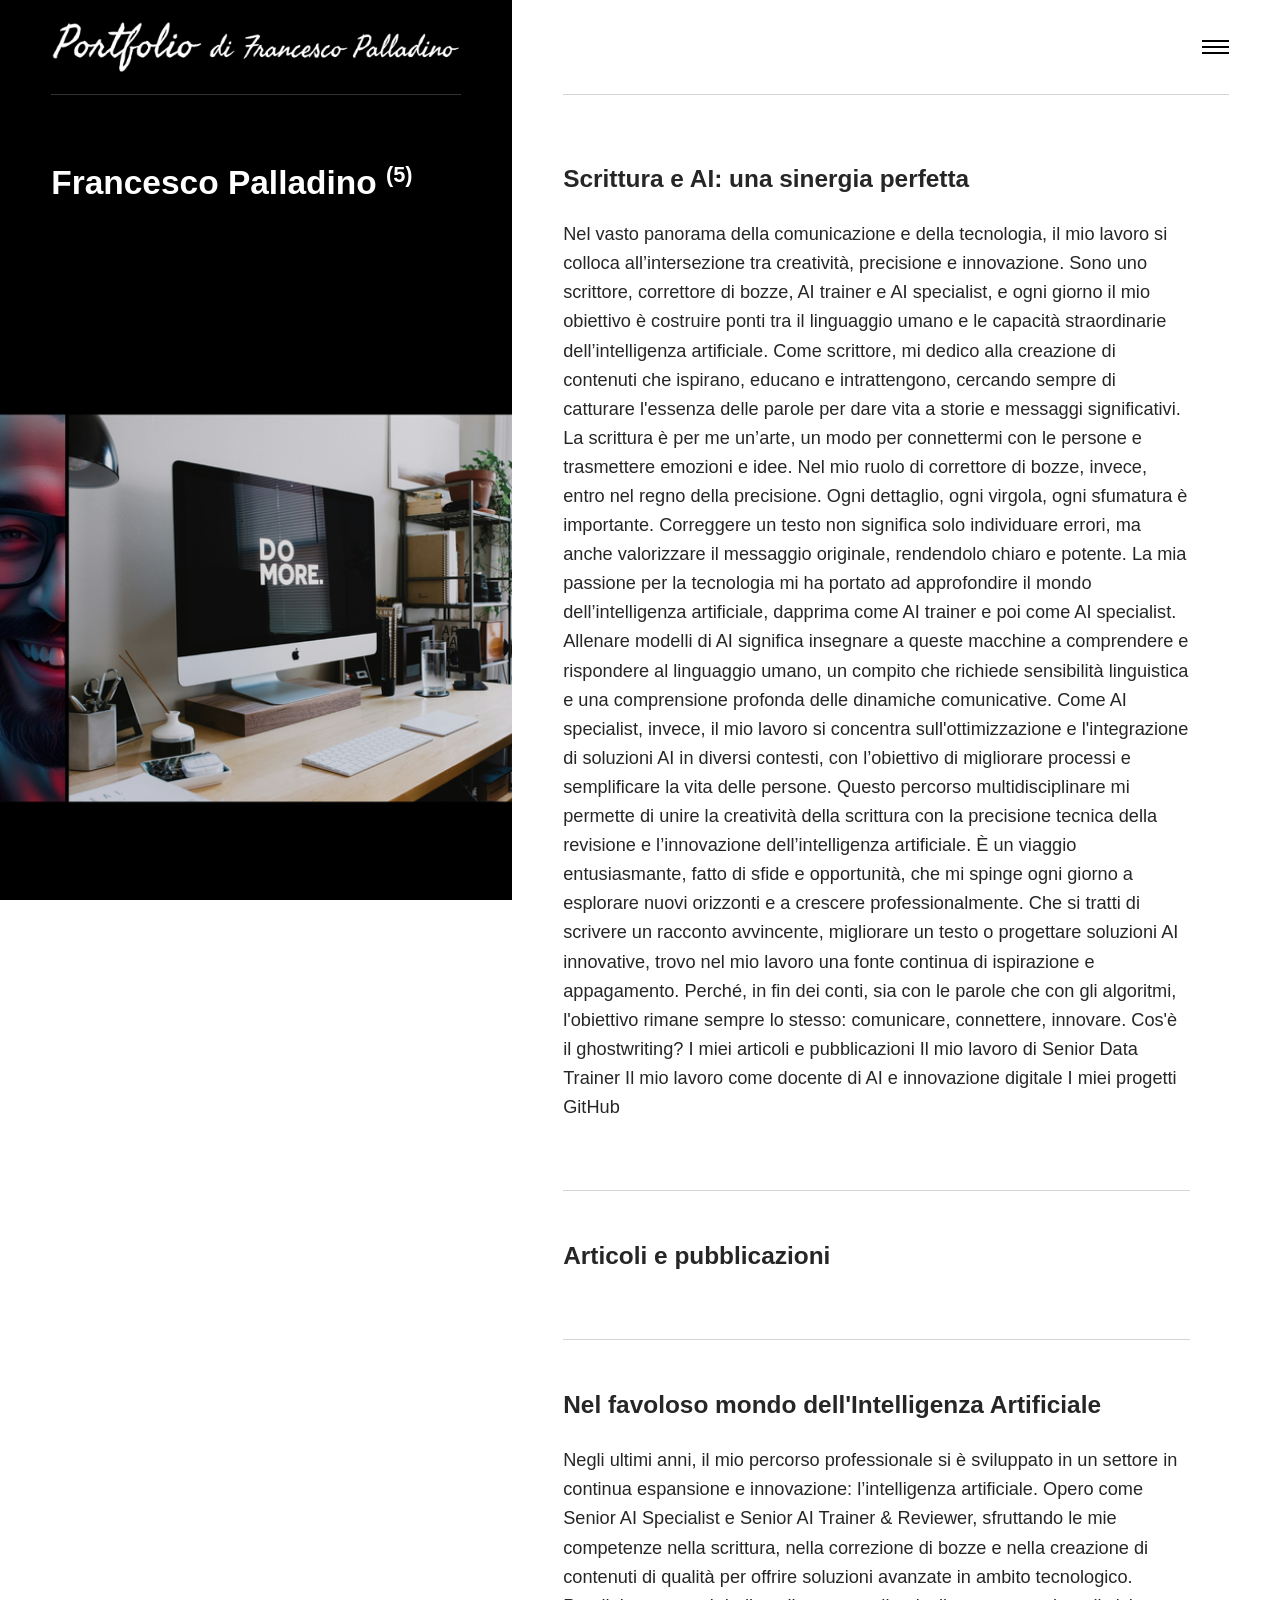
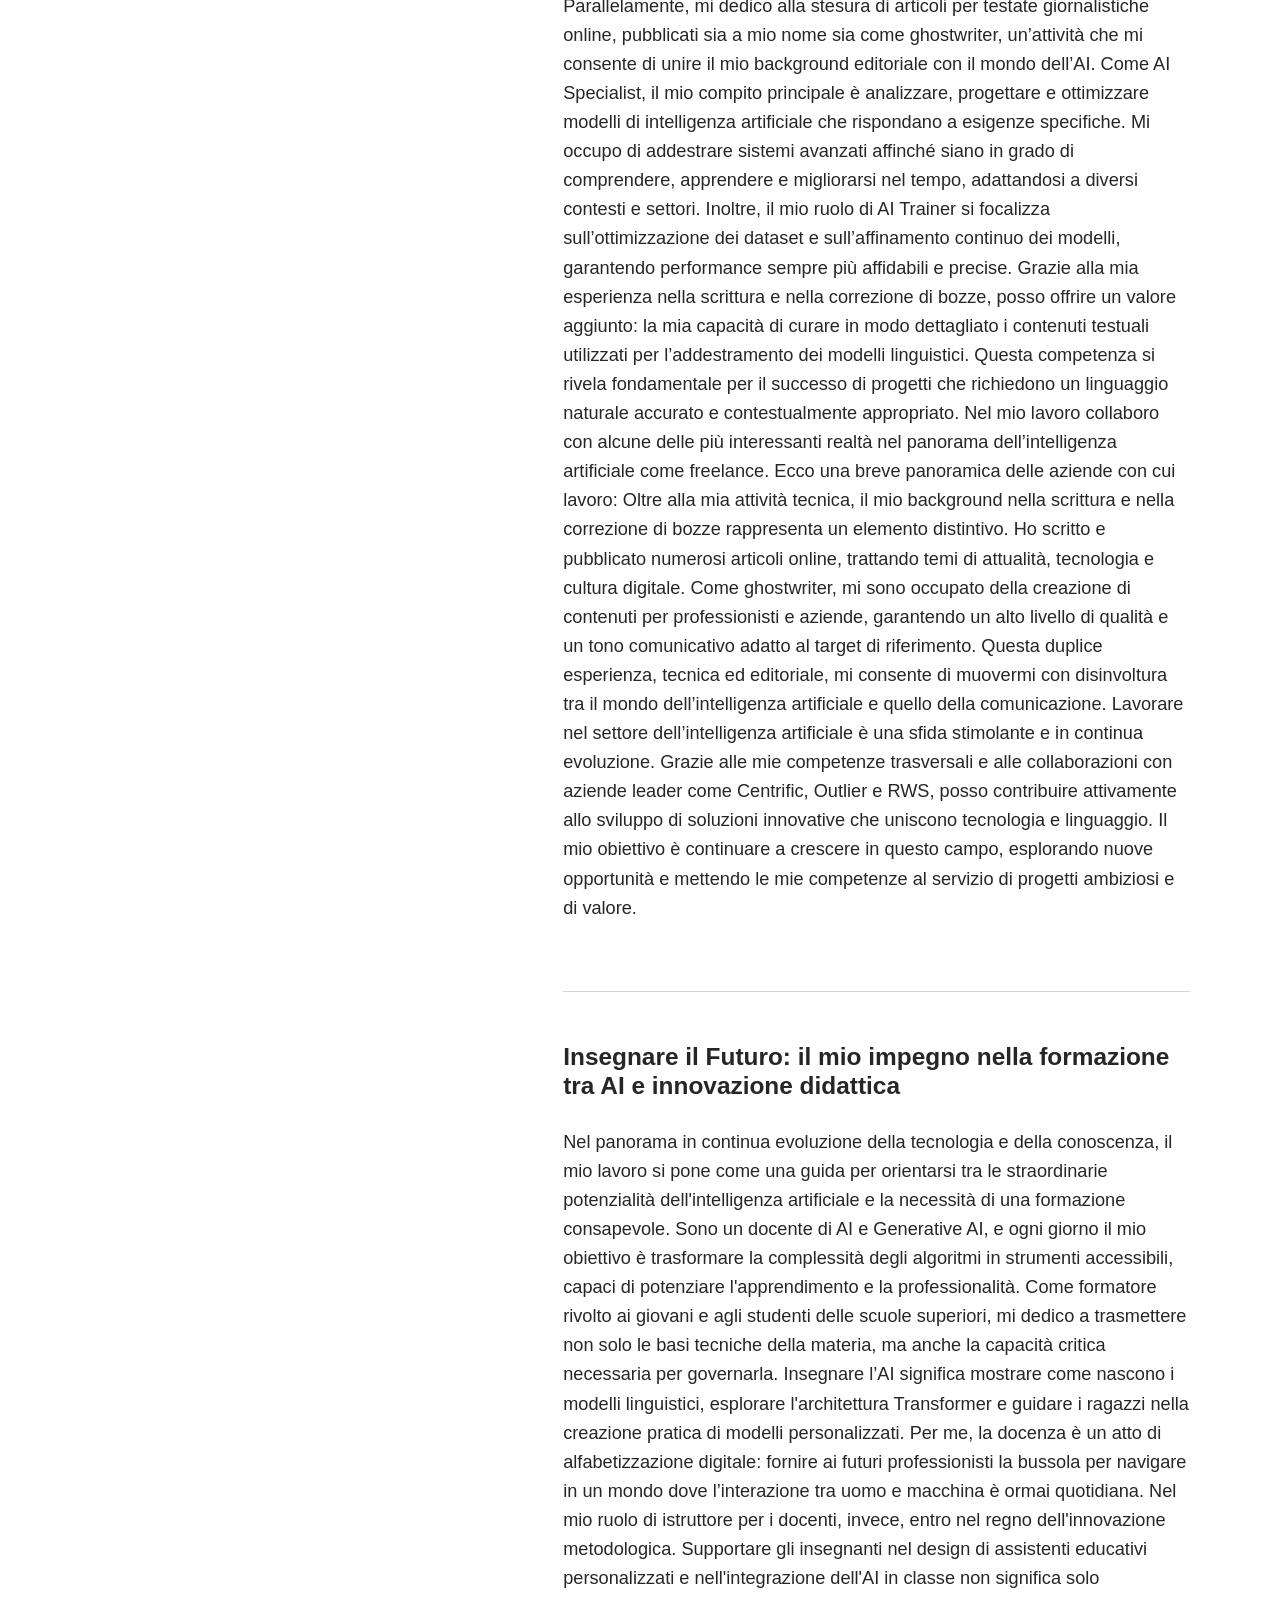
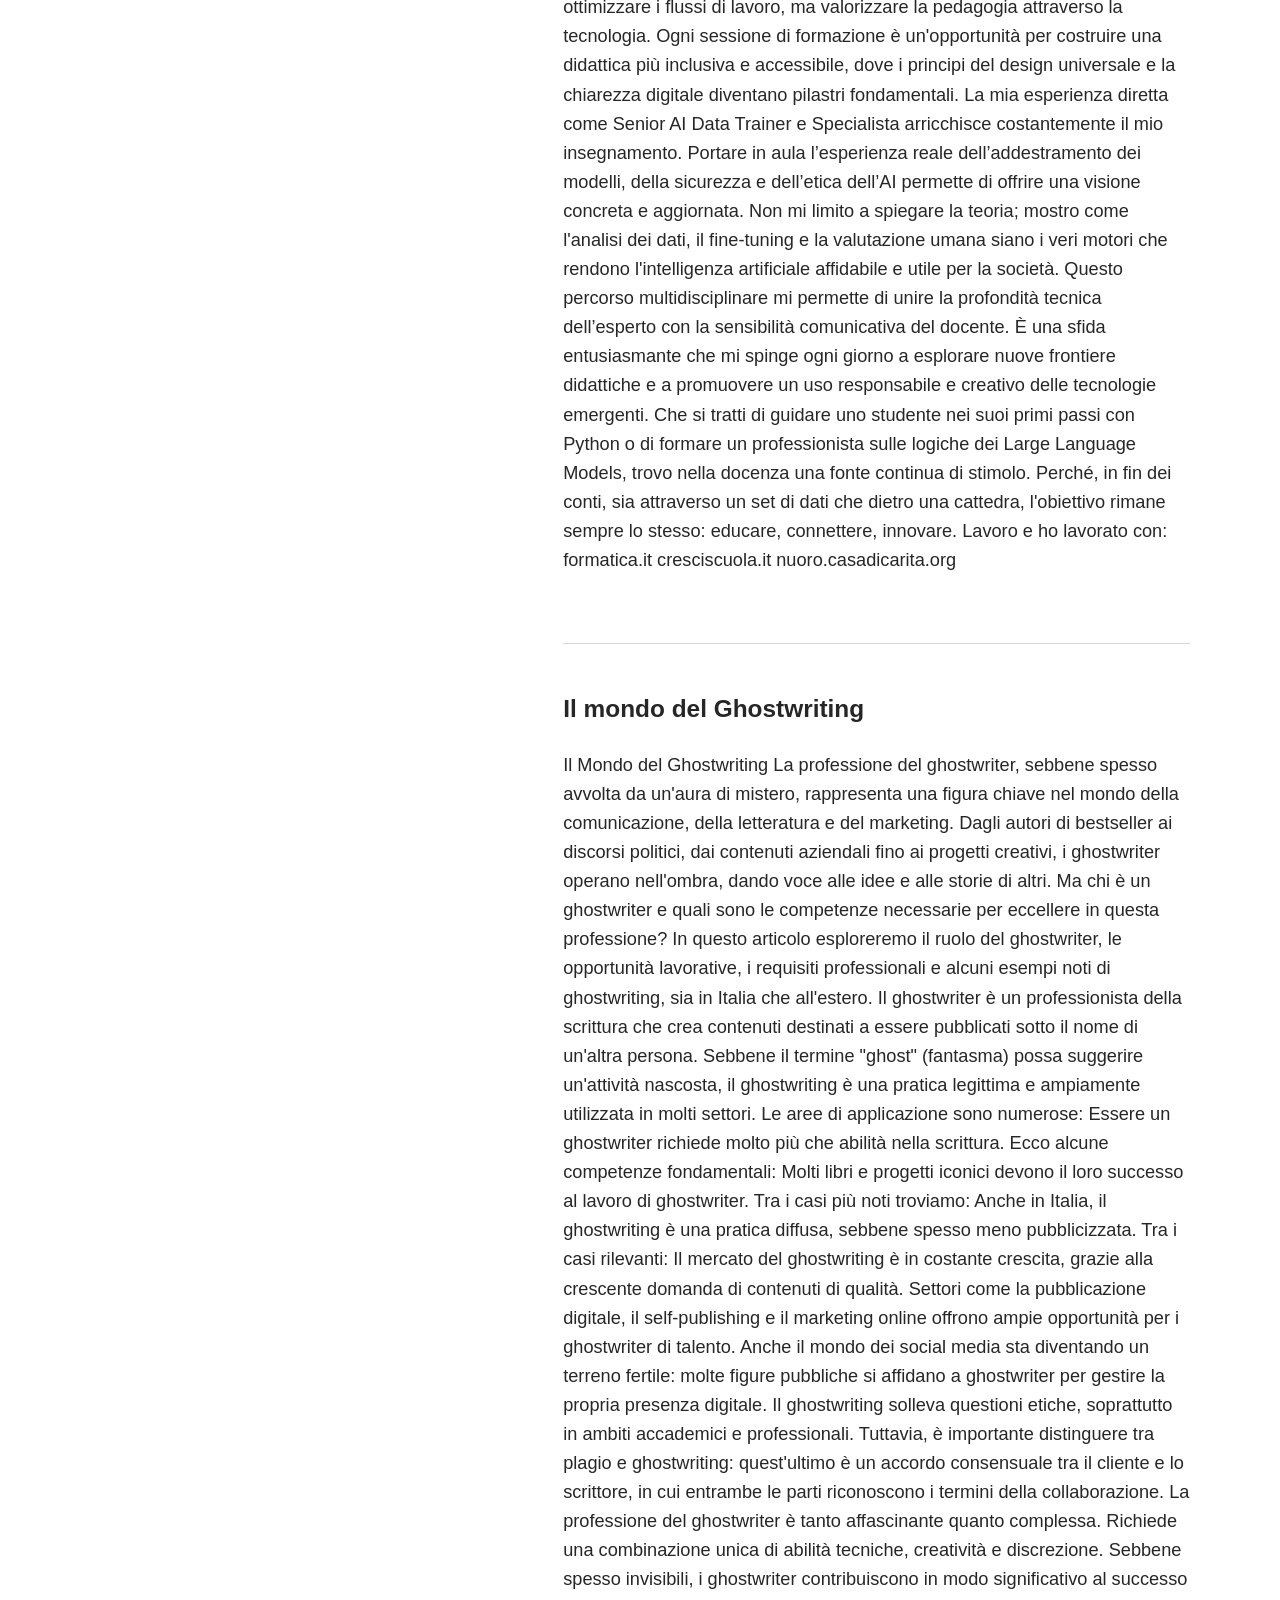
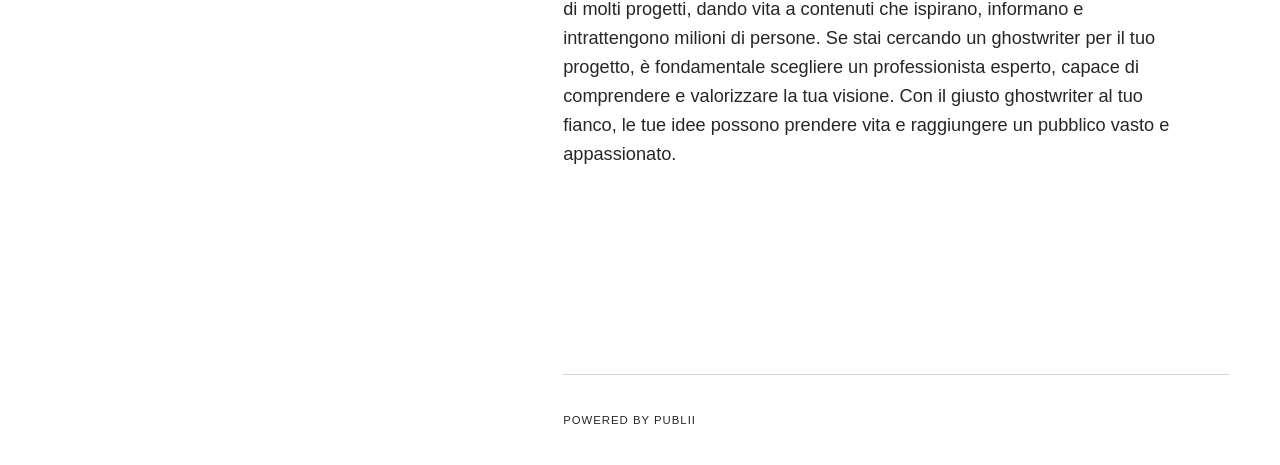
<file: authors/francesco-palladino/index.html>
<!DOCTYPE html><html lang="it"><head><meta charset="utf-8"><meta http-equiv="X-UA-Compatible" content="IE=edge"><meta name="viewport" content="width=device-width,initial-scale=1"><title>Author: Francesco Palladino - Portfolio Francesco Palladino</title><meta name="robots" content="noindex, follow"><meta name="generator" content="Publii Open-Source CMS for Static Site"><link rel="alternate" type="application/atom+xml" href="https://francesco-palladino.github.io/francescopalladino/feed.xml" title="Portfolio Francesco Palladino - RSS"><link rel="alternate" type="application/json" href="https://francesco-palladino.github.io/francescopalladino/feed.json" title="Portfolio Francesco Palladino - JSON"><meta property="og:title" content="Francesco Palladino"><meta property="og:image" content="https://francesco-palladino.github.io/francescopalladino/media/website/Logo-2-1024x149.png"><meta property="og:image:width" content="1024"><meta property="og:image:height" content="149"><meta property="og:site_name" content="Portfolio Francesco Palladino"><meta property="og:description" content=""><meta property="og:url" content="https://francesco-palladino.github.io/francescopalladino/authors/francesco-palladino/"><meta property="og:type" content="website"><link rel="stylesheet" href="https://francesco-palladino.github.io/francescopalladino/assets/css/style.css?v=0205338bff85705026d9f8111a67255d"><script type="application/ld+json">{"@context":"http://schema.org","@type":"Organization","name":"Portfolio Francesco Palladino","logo":"https://francesco-palladino.github.io/francescopalladino/media/website/Logo-2-1024x149.png","url":"https://francesco-palladino.github.io/francescopalladino/"}</script><noscript><style>img[loading] {
                    opacity: 1;
                }</style></noscript><div class="gtranslate_wrapper"></div><script>window.gtranslateSettings = {"default_language":"it","native_language_names":true,"detect_browser_language":true,"languages":["it","en"],"wrapper_selector":".gtranslate_wrapper","switcher_horizontal_position":"right","float_switcher_open_direction":"left","alt_flags":{"en":"usa"}}</script><script src="https://cdn.gtranslate.net/widgets/latest/float.js" defer="defer"></script></head><body class="author-template"><div class="container js-container"><nav class="menu"><ul class="navbar__menu"><li><a href="https://francesco-palladino.github.io/francescopalladino/scrittura-e-ai-una-sinergia-perfetta-2.html" target="_self">Scrittura e AI: una sinergia perfetta</a></li><li><a href="https://francesco-palladino.github.io/francescopalladino/articoli.html" target="_self">Articoli e pubblicazioni</a></li></ul></nav><div class="container__content"><header class="top"><div class="top__item"><a class="logo" href="https://francesco-palladino.github.io/francescopalladino/"><img src="https://francesco-palladino.github.io/francescopalladino/media/website/Logo-2-1024x149.png" alt="Portfolio Francesco Palladino" width="1024" height="149"></a></div><div class="top__item top__item--right"><button class="menu-toggle js-menu-toggle" aria-label="Menu" aria-expanded="false"><span class="menu-toggle-box"><span class="menu-toggle-inner">Menu</span></span></button></div></header><main class="main page page--author"><div class="main__left"><figure class="hero"><img src="https://francesco-palladino.github.io/francescopalladino/media/website/bestie.png" srcset="https://francesco-palladino.github.io/francescopalladino/media/website/responsive/bestie-xs.png 300w, https://francesco-palladino.github.io/francescopalladino/media/website/responsive/bestie-sm.png 480w, https://francesco-palladino.github.io/francescopalladino/media/website/responsive/bestie-md.png 768w, https://francesco-palladino.github.io/francescopalladino/media/website/responsive/bestie-lg.png 1024w, https://francesco-palladino.github.io/francescopalladino/media/website/responsive/bestie-xl.png 1280w, https://francesco-palladino.github.io/francescopalladino/media/website/responsive/bestie-2xl.png 1600w" sizes="(min-width: 1800px) 50vw, (min-width: 900px) 40vw, 100vw" loading="eager" width="2600" height="3000" alt=""></figure><header><div class="page--author__bio"><h1>Francesco Palladino <sup>(5)</sup></h1></div></header></div><div class="main__right feed feed--author"><div><article class="feed__item"><header><h2><a href="https://francesco-palladino.github.io/francescopalladino/scrittura-e-ai-una-sinergia-perfetta-2.html">Scrittura e AI: una sinergia perfetta</a></h2></header><p>Nel vasto panorama della comunicazione e della tecnologia, il mio lavoro si colloca all’intersezione tra creatività, precisione e innovazione. Sono uno scrittore, correttore di bozze, AI trainer e AI specialist, e ogni giorno il mio obiettivo è costruire ponti tra il linguaggio umano e le capacità straordinarie dell’intelligenza artificiale. Come scrittore, mi dedico alla creazione di contenuti che ispirano, educano e intrattengono, cercando sempre di catturare l'essenza delle parole per dare vita a storie e messaggi significativi. La scrittura è per me un’arte, un modo per connettermi con le persone e trasmettere emozioni e idee. Nel mio ruolo di correttore di bozze, invece, entro nel regno della precisione. Ogni dettaglio, ogni virgola, ogni sfumatura è importante. Correggere un testo non significa solo individuare errori, ma anche valorizzare il messaggio originale, rendendolo chiaro e potente. La mia passione per la tecnologia mi ha portato ad approfondire il mondo dell’intelligenza artificiale, dapprima come AI trainer e poi come AI specialist. Allenare modelli di AI significa insegnare a queste macchine a comprendere e rispondere al linguaggio umano, un compito che richiede sensibilità linguistica e una comprensione profonda delle dinamiche comunicative. Come AI specialist, invece, il mio lavoro si concentra sull'ottimizzazione e l'integrazione di soluzioni AI in diversi contesti, con l’obiettivo di migliorare processi e semplificare la vita delle persone. Questo percorso multidisciplinare mi permette di unire la creatività della scrittura con la precisione tecnica della revisione e l’innovazione dell’intelligenza artificiale. È un viaggio entusiasmante, fatto di sfide e opportunità, che mi spinge ogni giorno a esplorare nuovi orizzonti e a crescere professionalmente. Che si tratti di scrivere un racconto avvincente, migliorare un testo o progettare soluzioni AI innovative, trovo nel mio lavoro una fonte continua di ispirazione e appagamento. Perché, in fin dei conti, sia con le parole che con gli algoritmi, l'obiettivo rimane sempre lo stesso: comunicare, connettere, innovare. Cos'è il ghostwriting? I miei articoli e pubblicazioni Il mio lavoro di Senior Data Trainer Il mio lavoro come docente di AI e innovazione digitale I miei progetti GitHub</p></article><article class="feed__item"><header><h2><a href="https://francesco-palladino.github.io/francescopalladino/articoli.html">Articoli e pubblicazioni</a></h2></header></article><article class="feed__item"><header><h2><a href="https://francesco-palladino.github.io/francescopalladino/nel-favoloso-mondo-dellintelligenza-artificiale.html">Nel favoloso mondo dell&#x27;Intelligenza Artificiale</a></h2></header><p>Negli ultimi anni, il mio percorso professionale si è sviluppato in un settore in continua espansione e innovazione: l’intelligenza artificiale. Opero come Senior AI Specialist e Senior AI Trainer &amp; Reviewer, sfruttando le mie competenze nella scrittura, nella correzione di bozze e nella creazione di contenuti di qualità per offrire soluzioni avanzate in ambito tecnologico. Parallelamente, mi dedico alla stesura di articoli per testate giornalistiche online, pubblicati sia a mio nome sia come ghostwriter, un’attività che mi consente di unire il mio background editoriale con il mondo dell’AI. Come AI Specialist, il mio compito principale è analizzare, progettare e ottimizzare modelli di intelligenza artificiale che rispondano a esigenze specifiche. Mi occupo di addestrare sistemi avanzati affinché siano in grado di comprendere, apprendere e migliorarsi nel tempo, adattandosi a diversi contesti e settori. Inoltre, il mio ruolo di AI Trainer si focalizza sull’ottimizzazione dei dataset e sull’affinamento continuo dei modelli, garantendo performance sempre più affidabili e precise. Grazie alla mia esperienza nella scrittura e nella correzione di bozze, posso offrire un valore aggiunto: la mia capacità di curare in modo dettagliato i contenuti testuali utilizzati per l’addestramento dei modelli linguistici. Questa competenza si rivela fondamentale per il successo di progetti che richiedono un linguaggio naturale accurato e contestualmente appropriato. Nel mio lavoro collaboro con alcune delle più interessanti realtà nel panorama dell’intelligenza artificiale come freelance. Ecco una breve panoramica delle aziende con cui lavoro: Oltre alla mia attività tecnica, il mio background nella scrittura e nella correzione di bozze rappresenta un elemento distintivo. Ho scritto e pubblicato numerosi articoli online, trattando temi di attualità, tecnologia e cultura digitale. Come ghostwriter, mi sono occupato della creazione di contenuti per professionisti e aziende, garantendo un alto livello di qualità e un tono comunicativo adatto al target di riferimento. Questa duplice esperienza, tecnica ed editoriale, mi consente di muovermi con disinvoltura tra il mondo dell’intelligenza artificiale e quello della comunicazione. Lavorare nel settore dell’intelligenza artificiale è una sfida stimolante e in continua evoluzione. Grazie alle mie competenze trasversali e alle collaborazioni con aziende leader come Centrific, Outlier e RWS, posso contribuire attivamente allo sviluppo di soluzioni innovative che uniscono tecnologia e linguaggio. Il mio obiettivo è continuare a crescere in questo campo, esplorando nuove opportunità e mettendo le mie competenze al servizio di progetti ambiziosi e di valore.</p></article><article class="feed__item"><header><h2><a href="https://francesco-palladino.github.io/francescopalladino/insegnare-il-futuro-il-mio-impegno-nella-formazione-tra-ai-e-innovazione-didattica.html">Insegnare il Futuro: il mio impegno nella formazione tra AI e innovazione didattica</a></h2></header><p>Nel panorama in continua evoluzione della tecnologia e della conoscenza, il mio lavoro si pone come una guida per orientarsi tra le straordinarie potenzialità dell'intelligenza artificiale e la necessità di una formazione consapevole. Sono un docente di AI e Generative AI, e ogni giorno il mio obiettivo è trasformare la complessità degli algoritmi in strumenti accessibili, capaci di potenziare l'apprendimento e la professionalità. Come formatore rivolto ai giovani e agli studenti delle scuole superiori, mi dedico a trasmettere non solo le basi tecniche della materia, ma anche la capacità critica necessaria per governarla. Insegnare l’AI significa mostrare come nascono i modelli linguistici, esplorare l'architettura Transformer e guidare i ragazzi nella creazione pratica di modelli personalizzati. Per me, la docenza è un atto di alfabetizzazione digitale: fornire ai futuri professionisti la bussola per navigare in un mondo dove l’interazione tra uomo e macchina è ormai quotidiana. Nel mio ruolo di istruttore per i docenti, invece, entro nel regno dell'innovazione metodologica. Supportare gli insegnanti nel design di assistenti educativi personalizzati e nell'integrazione dell'AI in classe non significa solo ottimizzare i flussi di lavoro, ma valorizzare la pedagogia attraverso la tecnologia. Ogni sessione di formazione è un'opportunità per costruire una didattica più inclusiva e accessibile, dove i principi del design universale e la chiarezza digitale diventano pilastri fondamentali. La mia esperienza diretta come Senior AI Data Trainer e Specialista arricchisce costantemente il mio insegnamento. Portare in aula l’esperienza reale dell’addestramento dei modelli, della sicurezza e dell’etica dell’AI permette di offrire una visione concreta e aggiornata. Non mi limito a spiegare la teoria; mostro come l'analisi dei dati, il fine-tuning e la valutazione umana siano i veri motori che rendono l'intelligenza artificiale affidabile e utile per la società. Questo percorso multidisciplinare mi permette di unire la profondità tecnica dell’esperto con la sensibilità comunicativa del docente. È una sfida entusiasmante che mi spinge ogni giorno a esplorare nuove frontiere didattiche e a promuovere un uso responsabile e creativo delle tecnologie emergenti. Che si tratti di guidare uno studente nei suoi primi passi con Python o di formare un professionista sulle logiche dei Large Language Models, trovo nella docenza una fonte continua di stimolo. Perché, in fin dei conti, sia attraverso un set di dati che dietro una cattedra, l'obiettivo rimane sempre lo stesso: educare, connettere, innovare. Lavoro e ho lavorato con: formatica.it cresciscuola.it nuoro.casadicarita.org </p></article><article class="feed__item"><header><h2><a href="https://francesco-palladino.github.io/francescopalladino/il-mondo-del-ghostwriting.html">Il mondo del Ghostwriting</a></h2></header><p>Il Mondo del Ghostwriting La professione del ghostwriter, sebbene spesso avvolta da un'aura di mistero, rappresenta una figura chiave nel mondo della comunicazione, della letteratura e del marketing. Dagli autori di bestseller ai discorsi politici, dai contenuti aziendali fino ai progetti creativi, i ghostwriter operano nell'ombra, dando voce alle idee e alle storie di altri. Ma chi è un ghostwriter e quali sono le competenze necessarie per eccellere in questa professione? In questo articolo esploreremo il ruolo del ghostwriter, le opportunità lavorative, i requisiti professionali e alcuni esempi noti di ghostwriting, sia in Italia che all'estero. Il ghostwriter è un professionista della scrittura che crea contenuti destinati a essere pubblicati sotto il nome di un'altra persona. Sebbene il termine "ghost" (fantasma) possa suggerire un'attività nascosta, il ghostwriting è una pratica legittima e ampiamente utilizzata in molti settori. Le aree di applicazione sono numerose: Essere un ghostwriter richiede molto più che abilità nella scrittura. Ecco alcune competenze fondamentali: Molti libri e progetti iconici devono il loro successo al lavoro di ghostwriter. Tra i casi più noti troviamo: Anche in Italia, il ghostwriting è una pratica diffusa, sebbene spesso meno pubblicizzata. Tra i casi rilevanti: Il mercato del ghostwriting è in costante crescita, grazie alla crescente domanda di contenuti di qualità. Settori come la pubblicazione digitale, il self-publishing e il marketing online offrono ampie opportunità per i ghostwriter di talento. Anche il mondo dei social media sta diventando un terreno fertile: molte figure pubbliche si affidano a ghostwriter per gestire la propria presenza digitale. Il ghostwriting solleva questioni etiche, soprattutto in ambiti accademici e professionali. Tuttavia, è importante distinguere tra plagio e ghostwriting: quest'ultimo è un accordo consensuale tra il cliente e lo scrittore, in cui entrambe le parti riconoscono i termini della collaborazione. La professione del ghostwriter è tanto affascinante quanto complessa. Richiede una combinazione unica di abilità tecniche, creatività e discrezione. Sebbene spesso invisibili, i ghostwriter contribuiscono in modo significativo al successo di molti progetti, dando vita a contenuti che ispirano, informano e intrattengono milioni di persone. Se stai cercando un ghostwriter per il tuo progetto, è fondamentale scegliere un professionista esperto, capace di comprendere e valorizzare la tua visione. Con il giusto ghostwriter al tuo fianco, le tue idee possono prendere vita e raggiungere un pubblico vasto e appassionato.</p></article></div></div></main><footer class="footer"><div class="footer__copyright">Powered by Publii</div></footer></div></div><script defer="defer" src="https://francesco-palladino.github.io/francescopalladino/assets/js/scripts.min.js?v=1ea8317abae2e05fa2a65ed7bbff7ba7"></script><script>var images = document.querySelectorAll('img[loading]');

        for (var i = 0; i < images.length; i++) {
            if (images[i].complete) {
                images[i].classList.add('is-loaded');
            } else {
                images[i].addEventListener('load', function () {
                    this.classList.add('is-loaded');
                }, false);
            }
        }</script></body></html>
</file>
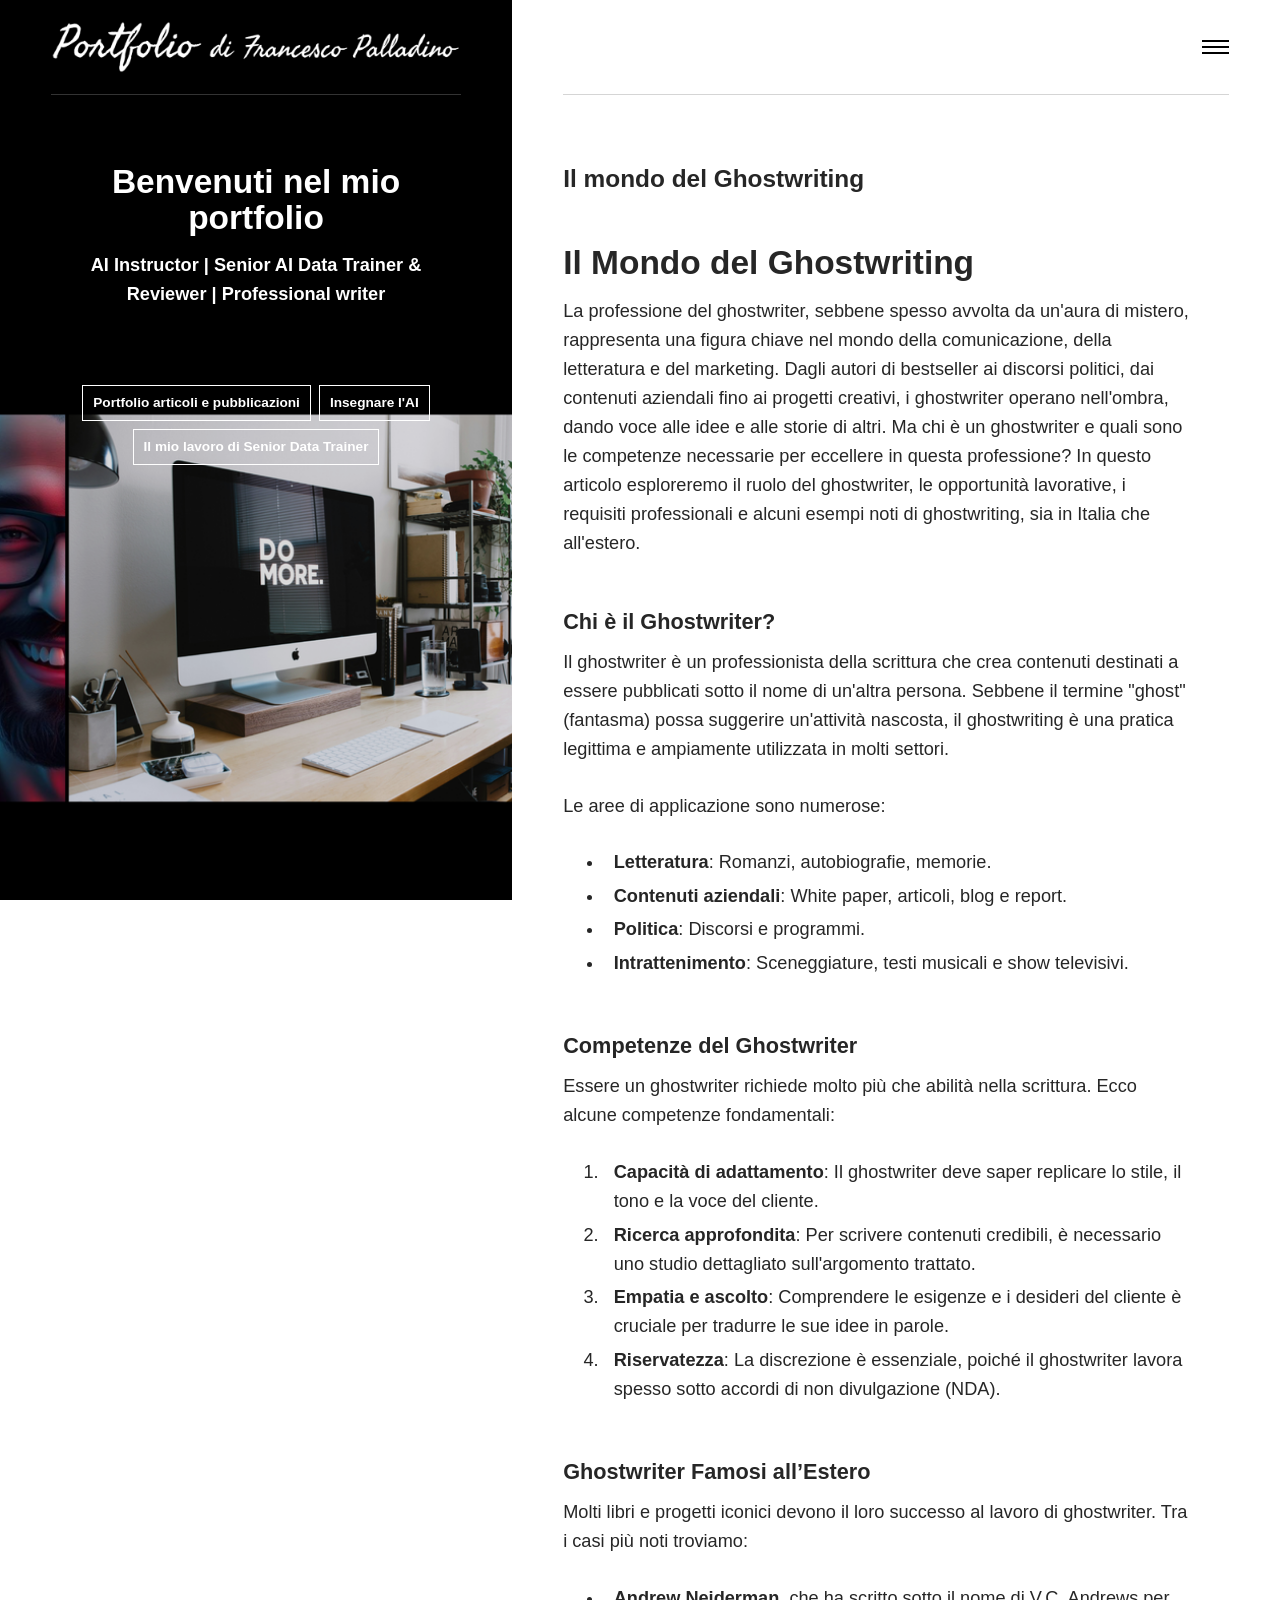
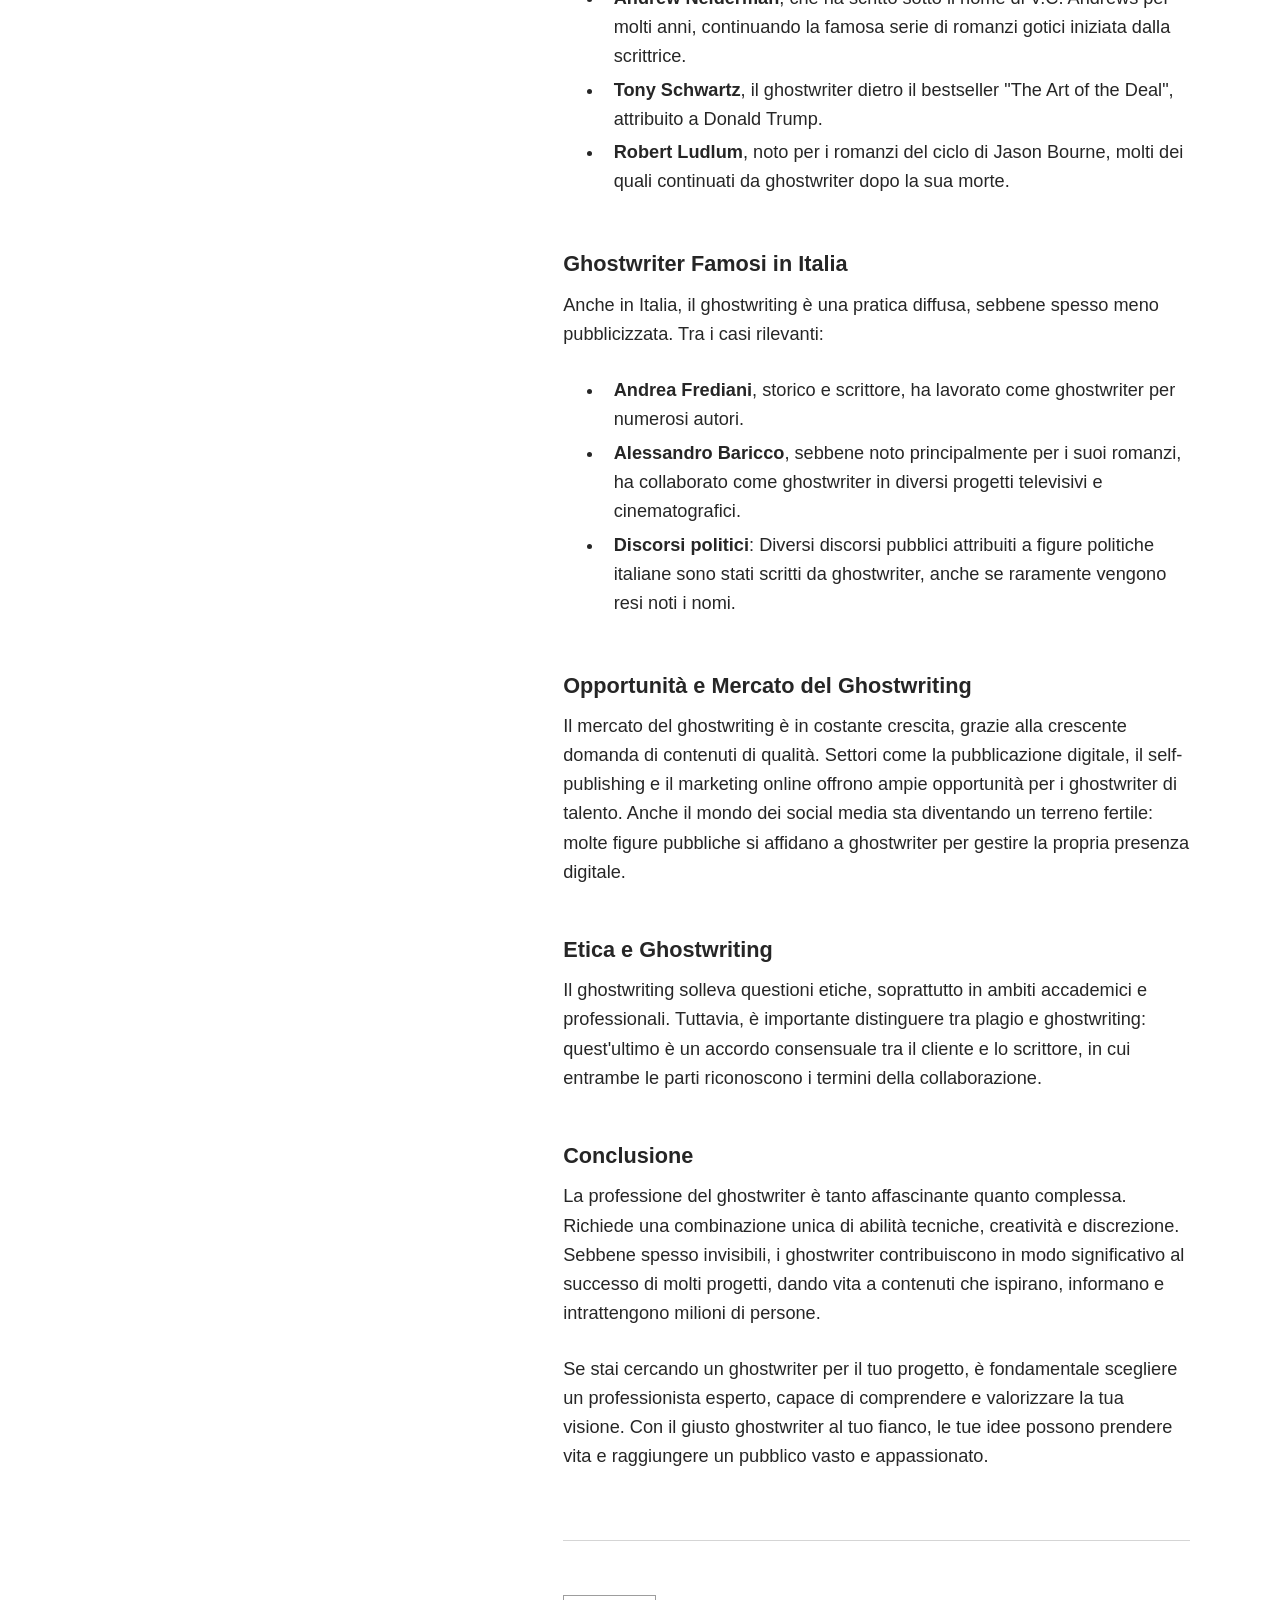
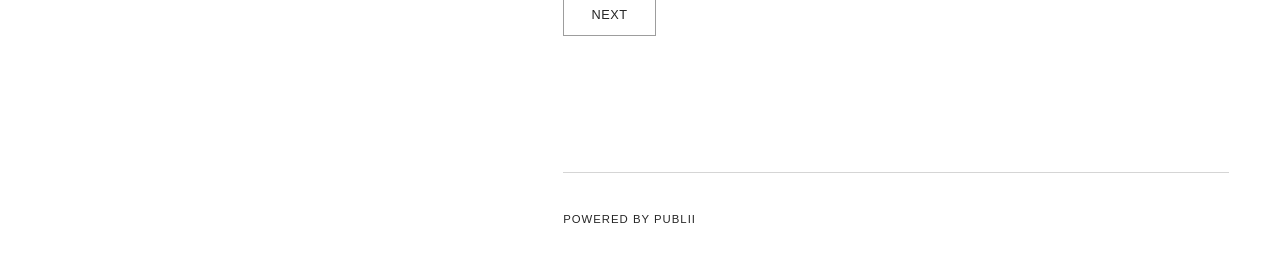
<file: page/2/index.html>
<!DOCTYPE html><html lang="it"><head><meta charset="utf-8"><meta http-equiv="X-UA-Compatible" content="IE=edge"><meta name="viewport" content="width=device-width,initial-scale=1"><title>Portfolio Francesco Palladino</title><meta name="generator" content="Publii Open-Source CMS for Static Site"><link rel="canonical" href="https://francesco-palladino.github.io/francescopalladino/page/2/"><link rel="alternate" type="application/atom+xml" href="https://francesco-palladino.github.io/francescopalladino/feed.xml" title="Portfolio Francesco Palladino - RSS"><link rel="alternate" type="application/json" href="https://francesco-palladino.github.io/francescopalladino/feed.json" title="Portfolio Francesco Palladino - JSON"><meta property="og:title" content="Portfolio Francesco Palladino"><meta property="og:image" content="https://francesco-palladino.github.io/francescopalladino/media/website/Logo-2-1024x149.png"><meta property="og:image:width" content="1024"><meta property="og:image:height" content="149"><meta property="og:site_name" content="Portfolio Francesco Palladino"><meta property="og:description" content=""><meta property="og:url" content="https://francesco-palladino.github.io/francescopalladino/page/2/"><meta property="og:type" content="website"><link rel="prev" href="https://francesco-palladino.github.io/francescopalladino/"><link rel="stylesheet" href="https://francesco-palladino.github.io/francescopalladino/assets/css/style.css?v=0205338bff85705026d9f8111a67255d"><script type="application/ld+json">{"@context":"http://schema.org","@type":"Organization","name":"Portfolio Francesco Palladino","logo":"https://francesco-palladino.github.io/francescopalladino/media/website/Logo-2-1024x149.png","url":"https://francesco-palladino.github.io/francescopalladino/"}</script><noscript><style>img[loading] {
                    opacity: 1;
                }</style></noscript><div class="gtranslate_wrapper"></div><script>window.gtranslateSettings = {"default_language":"it","native_language_names":true,"detect_browser_language":true,"languages":["it","en"],"wrapper_selector":".gtranslate_wrapper","switcher_horizontal_position":"right","float_switcher_open_direction":"left","alt_flags":{"en":"usa"}}</script><script src="https://cdn.gtranslate.net/widgets/latest/float.js" defer="defer"></script></head><body class="pagination-template"><div class="container js-container"><nav class="menu"><ul class="navbar__menu"><li><a href="https://francesco-palladino.github.io/francescopalladino/scrittura-e-ai-una-sinergia-perfetta-2.html" target="_self">Scrittura e AI: una sinergia perfetta</a></li><li><a href="https://francesco-palladino.github.io/francescopalladino/articoli.html" target="_self">Articoli e pubblicazioni</a></li></ul></nav><div class="container__content"><header class="top"><div class="top__item"><a class="logo" href="https://francesco-palladino.github.io/francescopalladino/"><img src="https://francesco-palladino.github.io/francescopalladino/media/website/Logo-2-1024x149.png" alt="Portfolio Francesco Palladino" width="1024" height="149"></a></div><div class="top__item top__item--right"><button class="menu-toggle js-menu-toggle" aria-label="Menu" aria-expanded="false"><span class="menu-toggle-box"><span class="menu-toggle-inner">Menu</span></span></button></div></header><main class="main"><div class="main__left"><figure class="hero"><img src="https://francesco-palladino.github.io/francescopalladino/media/website/bestie.png" srcset="https://francesco-palladino.github.io/francescopalladino/media/website/responsive/bestie-xs.png 300w, https://francesco-palladino.github.io/francescopalladino/media/website/responsive/bestie-sm.png 480w, https://francesco-palladino.github.io/francescopalladino/media/website/responsive/bestie-md.png 768w, https://francesco-palladino.github.io/francescopalladino/media/website/responsive/bestie-lg.png 1024w, https://francesco-palladino.github.io/francescopalladino/media/website/responsive/bestie-xl.png 1280w, https://francesco-palladino.github.io/francescopalladino/media/website/responsive/bestie-2xl.png 1600w" sizes="(min-width: 1800px) 50vw, (min-width: 900px) 40vw, 100vw" loading="eager" width="2600" height="3000" alt=""></figure><header><h1 class="align-center"><strong>Benvenuti nel mio portfolio</strong></h1><p class="align-center"><strong>AI Instructor | Senior AI Data Trainer &amp; Reviewer | Professional writer</strong></p><p class="align-center"> </p><div class="hero-btn-row"><a href="/francescopalladino/articoli.html" class="hero-outline-btn"><strong>Portfolio articoli e pubblicazioni</strong> </a><a href="/francescopalladino/insegnare-il-futuro-il-mio-impegno-nella-formazione-tra-ai-e-innovazione-didattica.html" class="hero-outline-btn"><strong>Insegnare l'AI</strong> </a><a href="/francescopalladino/nel-favoloso-mondo-dellintelligenza-artificiale.html" class="hero-outline-btn"><strong>Il mio lavoro di Senior Data Trainer</strong></a></div></header></div><div class="main__right feed"><div><article class="feed__item"><header><h2><a href="https://francesco-palladino.github.io/francescopalladino/il-mondo-del-ghostwriting.html">Il mondo del Ghostwriting</a></h2></header><h1>Il Mondo del Ghostwriting</h1><p>La professione del ghostwriter, sebbene spesso avvolta da un'aura di mistero, rappresenta una figura chiave nel mondo della comunicazione, della letteratura e del marketing. Dagli autori di bestseller ai discorsi politici, dai contenuti aziendali fino ai progetti creativi, i ghostwriter operano nell'ombra, dando voce alle idee e alle storie di altri. Ma chi è un ghostwriter e quali sono le competenze necessarie per eccellere in questa professione? In questo articolo esploreremo il ruolo del ghostwriter, le opportunità lavorative, i requisiti professionali e alcuni esempi noti di ghostwriting, sia in Italia che all'estero.</p><h3 class="wp-block-heading"><strong>Chi è il Ghostwriter?</strong></h3><p>Il ghostwriter è un professionista della scrittura che crea contenuti destinati a essere pubblicati sotto il nome di un'altra persona. Sebbene il termine "ghost" (fantasma) possa suggerire un'attività nascosta, il ghostwriting è una pratica legittima e ampiamente utilizzata in molti settori.</p><p>Le aree di applicazione sono numerose:</p><ul class="wp-block-list"><li><strong>Letteratura</strong>: Romanzi, autobiografie, memorie.</li><li><strong>Contenuti aziendali</strong>: White paper, articoli, blog e report.</li><li><strong>Politica</strong>: Discorsi e programmi.</li><li><strong>Intrattenimento</strong>: Sceneggiature, testi musicali e show televisivi.</li></ul><h3 class="wp-block-heading"><strong>Competenze del Ghostwriter</strong></h3><p>Essere un ghostwriter richiede molto più che abilità nella scrittura. Ecco alcune competenze fondamentali:</p><ol class="wp-block-list"><li><strong>Capacità di adattamento</strong>: Il ghostwriter deve saper replicare lo stile, il tono e la voce del cliente.</li><li><strong>Ricerca approfondita</strong>: Per scrivere contenuti credibili, è necessario uno studio dettagliato sull'argomento trattato.</li><li><strong>Empatia e ascolto</strong>: Comprendere le esigenze e i desideri del cliente è cruciale per tradurre le sue idee in parole.</li><li><strong>Riservatezza</strong>: La discrezione è essenziale, poiché il ghostwriter lavora spesso sotto accordi di non divulgazione (NDA).</li></ol><h3 class="wp-block-heading"><strong>Ghostwriter Famosi all’Estero</strong></h3><p>Molti libri e progetti iconici devono il loro successo al lavoro di ghostwriter. Tra i casi più noti troviamo:</p><ul class="wp-block-list"><li><strong>Andrew Neiderman</strong>, che ha scritto sotto il nome di V.C. Andrews per molti anni, continuando la famosa serie di romanzi gotici iniziata dalla scrittrice.</li><li><strong>Tony Schwartz</strong>, il ghostwriter dietro il bestseller "The Art of the Deal", attribuito a Donald Trump.</li><li><strong>Robert Ludlum</strong>, noto per i romanzi del ciclo di Jason Bourne, molti dei quali continuati da ghostwriter dopo la sua morte.</li></ul><h3 class="wp-block-heading"><strong>Ghostwriter Famosi in Italia</strong></h3><p>Anche in Italia, il ghostwriting è una pratica diffusa, sebbene spesso meno pubblicizzata. Tra i casi rilevanti:</p><ul class="wp-block-list"><li><strong>Andrea Frediani</strong>, storico e scrittore, ha lavorato come ghostwriter per numerosi autori.</li><li><strong>Alessandro Baricco</strong>, sebbene noto principalmente per i suoi romanzi, ha collaborato come ghostwriter in diversi progetti televisivi e cinematografici.</li><li><strong>Discorsi politici</strong>: Diversi discorsi pubblici attribuiti a figure politiche italiane sono stati scritti da ghostwriter, anche se raramente vengono resi noti i nomi.</li></ul><h3 class="wp-block-heading"><strong>Opportunità e Mercato del Ghostwriting</strong></h3><p>Il mercato del ghostwriting è in costante crescita, grazie alla crescente domanda di contenuti di qualità. Settori come la pubblicazione digitale, il self-publishing e il marketing online offrono ampie opportunità per i ghostwriter di talento. Anche il mondo dei social media sta diventando un terreno fertile: molte figure pubbliche si affidano a ghostwriter per gestire la propria presenza digitale.</p><h3 class="wp-block-heading"><strong>Etica e Ghostwriting</strong></h3><p>Il ghostwriting solleva questioni etiche, soprattutto in ambiti accademici e professionali. Tuttavia, è importante distinguere tra plagio e ghostwriting: quest'ultimo è un accordo consensuale tra il cliente e lo scrittore, in cui entrambe le parti riconoscono i termini della collaborazione.</p><h3 class="wp-block-heading"><strong>Conclusione</strong></h3><p>La professione del ghostwriter è tanto affascinante quanto complessa. Richiede una combinazione unica di abilità tecniche, creatività e discrezione. Sebbene spesso invisibili, i ghostwriter contribuiscono in modo significativo al successo di molti progetti, dando vita a contenuti che ispirano, informano e intrattengono milioni di persone.</p><p>Se stai cercando un ghostwriter per il tuo progetto, è fondamentale scegliere un professionista esperto, capace di comprendere e valorizzare la tua visione. Con il giusto ghostwriter al tuo fianco, le tue idee possono prendere vita e raggiungere un pubblico vasto e appassionato.</p></article><nav class="pagination desc"><a href="https://francesco-palladino.github.io/francescopalladino/" class="btn">Next</a></nav></div></div></main><footer class="footer"><div class="footer__copyright">Powered by Publii</div></footer></div></div><script defer="defer" src="https://francesco-palladino.github.io/francescopalladino/assets/js/scripts.min.js?v=1ea8317abae2e05fa2a65ed7bbff7ba7"></script><script>var images = document.querySelectorAll('img[loading]');

        for (var i = 0; i < images.length; i++) {
            if (images[i].complete) {
                images[i].classList.add('is-loaded');
            } else {
                images[i].addEventListener('load', function () {
                    this.classList.add('is-loaded');
                }, false);
            }
        }</script></body></html>
</file>
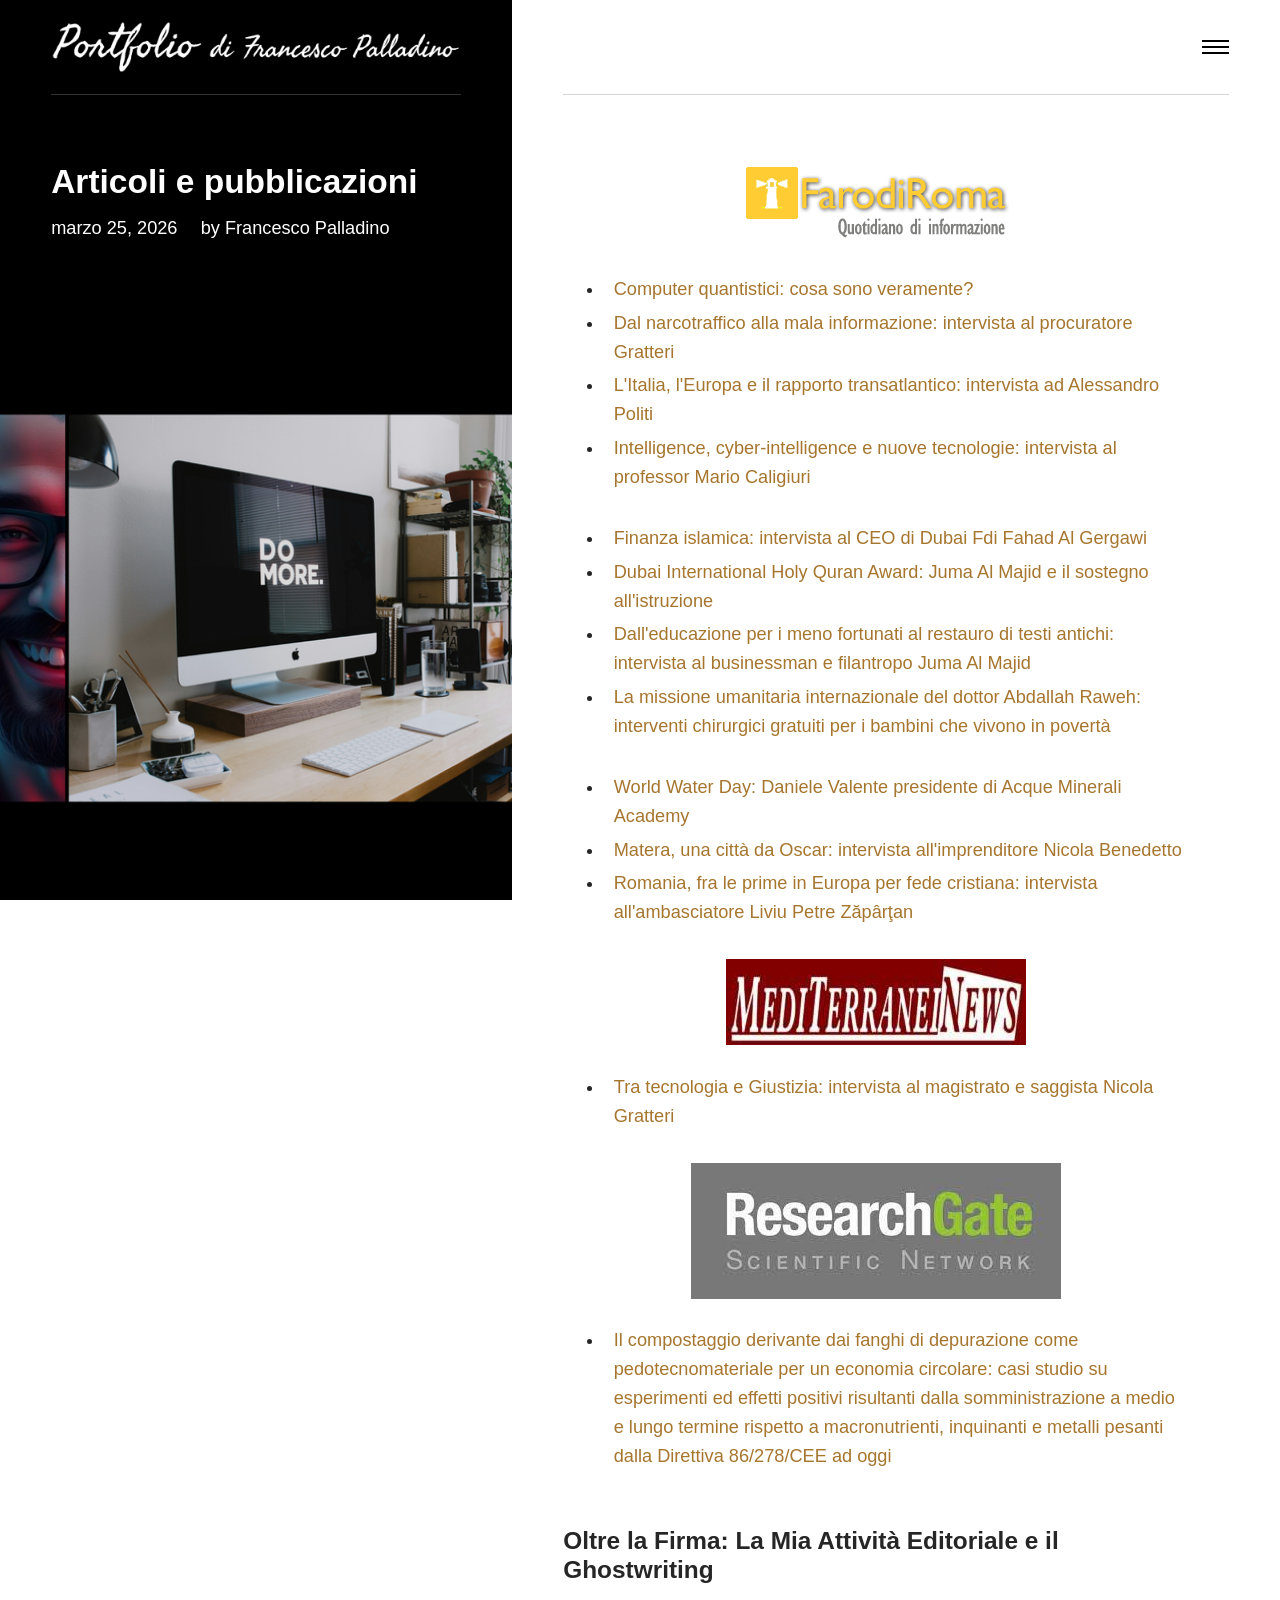
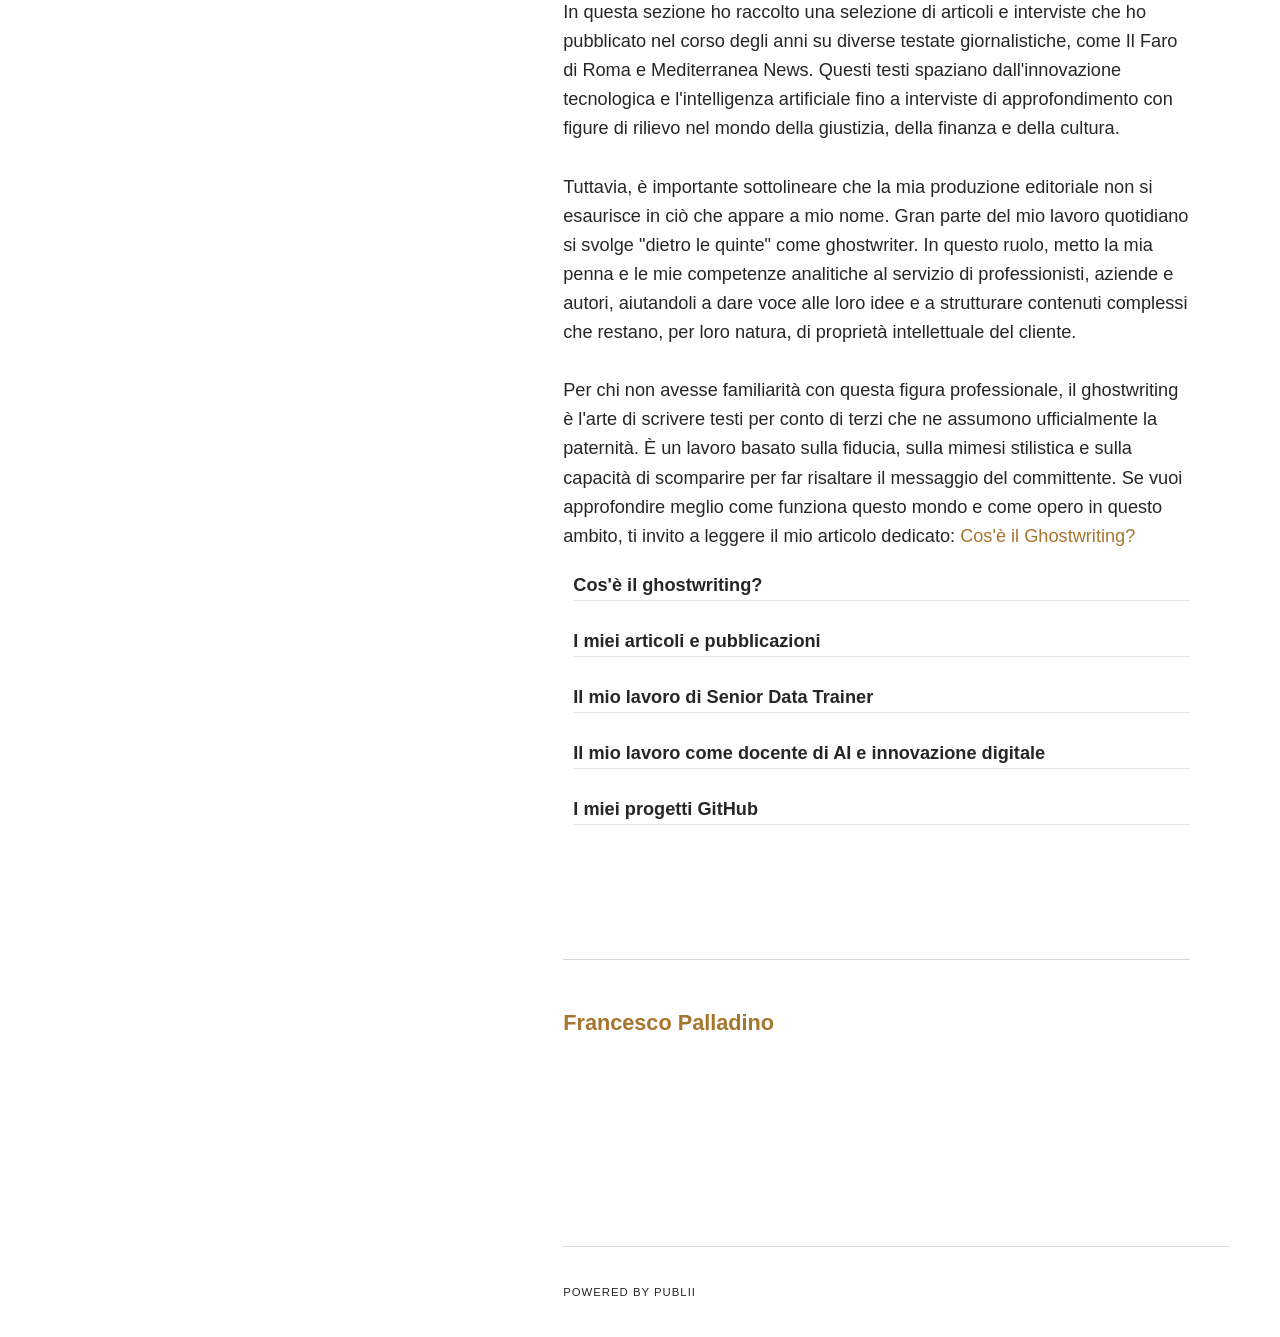
<file: articoli.html>
<!DOCTYPE html><html lang="it"><head><meta charset="utf-8"><meta http-equiv="X-UA-Compatible" content="IE=edge"><meta name="viewport" content="width=device-width,initial-scale=1"><title>Articoli e pubblicazioni - Portfolio Francesco Palladino</title><meta name="generator" content="Publii Open-Source CMS for Static Site"><link rel="canonical" href="https://francesco-palladino.github.io/francescopalladino/articoli.html"><link rel="alternate" type="application/atom+xml" href="https://francesco-palladino.github.io/francescopalladino/feed.xml" title="Portfolio Francesco Palladino - RSS"><link rel="alternate" type="application/json" href="https://francesco-palladino.github.io/francescopalladino/feed.json" title="Portfolio Francesco Palladino - JSON"><meta property="og:title" content="Articoli e pubblicazioni"><meta property="og:image" content="https://francesco-palladino.github.io/francescopalladino/media/website/Logo-2-1024x149.png"><meta property="og:image:width" content="1024"><meta property="og:image:height" content="149"><meta property="og:site_name" content="Portfolio Francesco Palladino"><meta property="og:description" content=""><meta property="og:url" content="https://francesco-palladino.github.io/francescopalladino/articoli.html"><meta property="og:type" content="article"><link rel="stylesheet" href="https://francesco-palladino.github.io/francescopalladino/assets/css/style.css?v=0205338bff85705026d9f8111a67255d"><script type="application/ld+json">{"@context":"http://schema.org","@type":"Article","mainEntityOfPage":{"@type":"WebPage","@id":"https://francesco-palladino.github.io/francescopalladino/articoli.html"},"headline":"Articoli e pubblicazioni","datePublished":"2026-03-25T21:06+01:00","dateModified":"2026-03-26T19:02+01:00","image":{"@type":"ImageObject","url":"https://francesco-palladino.github.io/francescopalladino/media/website/Logo-2-1024x149.png","height":149,"width":1024},"description":"","author":{"@type":"Person","name":"Francesco Palladino","url":"https://francesco-palladino.github.io/francescopalladino/authors/francesco-palladino/"},"publisher":{"@type":"Organization","name":"Francesco Palladino","logo":{"@type":"ImageObject","url":"https://francesco-palladino.github.io/francescopalladino/media/website/Logo-2-1024x149.png","height":149,"width":1024}}}</script><noscript><style>img[loading] {
                    opacity: 1;
                }</style></noscript><div class="gtranslate_wrapper"></div><script>window.gtranslateSettings = {"default_language":"it","native_language_names":true,"detect_browser_language":true,"languages":["it","en"],"wrapper_selector":".gtranslate_wrapper","switcher_horizontal_position":"right","float_switcher_open_direction":"left","alt_flags":{"en":"usa"}}</script><script src="https://cdn.gtranslate.net/widgets/latest/float.js" defer="defer"></script></head><body class="post-template"><div class="container js-container"><nav class="menu"><ul class="navbar__menu"><li><a href="https://francesco-palladino.github.io/francescopalladino/scrittura-e-ai-una-sinergia-perfetta-2.html" target="_self">Scrittura e AI: una sinergia perfetta</a></li><li class="active"><a href="https://francesco-palladino.github.io/francescopalladino/articoli.html" target="_self">Articoli e pubblicazioni</a></li></ul></nav><div class="container__content"><header class="top"><div class="top__item"><a class="logo" href="https://francesco-palladino.github.io/francescopalladino/"><img src="https://francesco-palladino.github.io/francescopalladino/media/website/Logo-2-1024x149.png" alt="Portfolio Francesco Palladino" width="1024" height="149"></a></div><div class="top__item top__item--right"><button class="menu-toggle js-menu-toggle" aria-label="Menu" aria-expanded="false"><span class="menu-toggle-box"><span class="menu-toggle-inner">Menu</span></span></button></div></header><main class="main post"><article class="content"><div class="main__left"><figure class="hero"><img src="https://francesco-palladino.github.io/francescopalladino/media/website/bestie.png" srcset="https://francesco-palladino.github.io/francescopalladino/media/website/responsive/bestie-xs.png 300w, https://francesco-palladino.github.io/francescopalladino/media/website/responsive/bestie-sm.png 480w, https://francesco-palladino.github.io/francescopalladino/media/website/responsive/bestie-md.png 768w, https://francesco-palladino.github.io/francescopalladino/media/website/responsive/bestie-lg.png 1024w, https://francesco-palladino.github.io/francescopalladino/media/website/responsive/bestie-xl.png 1280w, https://francesco-palladino.github.io/francescopalladino/media/website/responsive/bestie-2xl.png 1600w" sizes="(min-width: 1800px) 50vw, (min-width: 900px) 40vw, 100vw" loading="eager" width="2600" height="3000" alt=""></figure><header><h1>Articoli e pubblicazioni</h1><p><time datetime="2026-03-25T21:06">marzo 25, 2026 </time>by <a href="https://francesco-palladino.github.io/francescopalladino/authors/francesco-palladino/" rel="author" title="Francesco Palladino">Francesco Palladino</a></p></header></div><div class="main__right"><div class="content__entry"><figure class="post__image post__image--center"><img loading="lazy" src="https://francesco-palladino.github.io/francescopalladino/media/posts/2/faro-2.png" height="84" width="266" alt="" sizes="(min-width: 1500px) calc(7.87vw + 610px), (min-width: 900px) calc(44.48vw + 68px), (min-width: 780px) calc(8vw + 604px), calc(84.35vw + 23px)" srcset="https://francesco-palladino.github.io/francescopalladino/media/posts/2/responsive/faro-2-xs.png 300w, https://francesco-palladino.github.io/francescopalladino/media/posts/2/responsive/faro-2-sm.png 480w, https://francesco-palladino.github.io/francescopalladino/media/posts/2/responsive/faro-2-md.png 768w"></figure><ul><li><a href="https://www.farodiroma.it/computer-quantistici-cosa-sono-veramente%e2%80%8b-di-margherita-chiara-immordino-tedesco-e-francesco-palladino/" target="_blank">Computer quantistici: cosa sono veramente?</a></li><li><a href="https://www.farodiroma.it/tecnologia-e-giustizia-dal-narcotraffico-alla-mala-informazione-intervista-al-procuratore-gratteri/" target="_blank">Dal narcotraffico alla mala informazione: intervista al procuratore Gratteri</a></li><li><a href="https://www.farodiroma.it/litalia-leuropa-ed-il-rapporto-transatlantico-intervista-al-professor-alessandro-politi/" target="_blank">L'Italia, l'Europa e il rapporto transatlantico: intervista ad Alessandro Politi</a></li><li><a href="https://www.farodiroma.it/il-web-l-intelligence-e-le-nuove-tecnologie/" target="_blank">Intelligence,&nbsp;cyber-intelligence e nuove tecnologie: intervista al professor Mario Caligiuri</a></li></ul><ul><li><a href="https://www.farodiroma.it/la-finanza-islamica-a-servizio-degli-ultimi-del-mondo-parla-il-ceo-di-dubai-fdi-fahad-al-gergawi-di-m-c-immordino-tedesco-e-f-palladino/" target="_blank">Finanza islamica: intervista al CEO di Dubai Fdi Fahad Al Gergawi</a></li><li><a href="https://www.farodiroma.it/dubai-international-holy-quran-award-juma-al-majid-nominato-personalita-dellanno/" target="_blank">Dubai International Holy Quran Award: Juma Al Majid e il sostegno all'istruzione</a></li><li><a href="https://www.farodiroma.it/dalleducazione-per-i-meno-fortunati-al-recupero-e-restauro-di-testi-antichi-limminente-visita-in-vaticano-di-juma-al-majid-di-margherita-chiara-immordino-tedesco-e-francesco-palladino/" target="_blank">Dall'educazione per i meno fortunati al restauro di testi antichi: intervista al businessman e filantropo Juma Al Majid</a></li><li><a href="https://www.farodiroma.it/ricordare-lincontro-tra-san-francesco-e-il-sultano-con-100-interventi-in-aiuto-dei-meno-fortunati-lincontro-fra-abdallah-raweh-e-papa-francesco/" target="_blank">La missione umanitaria internazionale del dottor&nbsp;Abdallah Raweh: interventi chirurgici gratuiti per i bambini che vivono in povertà</a></li></ul><ul><li><a href="https://www.farodiroma.it/verso-una-nuova-geolpolitica-dellacqua-intervisgta-con-daniele-valente-presidente-della-nuova-acque-minerali-academy/" target="_blank">World Water Day: Daniele Valente&nbsp;presidente di Acque Minerali Academy</a></li><li><a href="https://www.farodiroma.it/matera-2019-una-citta-da-oscar-intervista-allex-assessore-nicola-benedetto-sulle-prospettive-della-capitale-della-cultura/" target="_blank">Matera, una città da Oscar: intervista all'imprenditore Nicola Benedetto</a></li><li><a href="https://www.farodiroma.it/oggi-il-popolo-rumeno-e-fra-i-primi-in-europa-per-fede-cristiana-lambasciatore-liviu-petre-zapartan-racconta-la-visita-del-papa-di-m-c-immordino-tedesco/" target="_blank">Romania, fra le prime in Europa per fede cristiana: intervista all'ambasciatore Liviu Petre Zăpârţan</a></li></ul><figure class="post__image post__image--center"><img loading="lazy" src="https://francesco-palladino.github.io/francescopalladino/media/posts/2/logo-mediterraneinews-1-1-300x86.jpg" height="86" width="300" alt="" sizes="(min-width: 1500px) calc(7.87vw + 610px), (min-width: 900px) calc(44.48vw + 68px), (min-width: 780px) calc(8vw + 604px), calc(84.35vw + 23px)" srcset="https://francesco-palladino.github.io/francescopalladino/media/posts/2/responsive/logo-mediterraneinews-1-1-300x86-xs.jpg 300w, https://francesco-palladino.github.io/francescopalladino/media/posts/2/responsive/logo-mediterraneinews-1-1-300x86-sm.jpg 480w, https://francesco-palladino.github.io/francescopalladino/media/posts/2/responsive/logo-mediterraneinews-1-1-300x86-md.jpg 768w"></figure><ul><li><a href="https://mediterraneinews.it/2019/03/03/intervista-al-procuratore-gratteri-dal-narcotraffico-alla-mala-informazione-tra-tecnologia-e-giustizia/" target="_blank">Tra tecnologia e Giustizia: intervista al magistrato e saggista Nicola Gratteri</a></li></ul><figure class="post__image post__image--center"><img loading="lazy" src="https://francesco-palladino.github.io/francescopalladino/media/posts/2/images-3.jfif" height="136" width="370" alt=""></figure><ul><li><a href="https://www.researchgate.net/publication/[base64]" target="_blank">Il compostaggio derivante dai fanghi di depurazione come pedotecnomateriale per un economia circolare: casi studio su esperimenti ed effetti positivi risultanti dalla somministrazione a medio e lungo termine rispetto a macronutrienti, inquinanti e metalli pesanti dalla Direttiva 86/278/CEE ad oggi</a></li></ul><h2 id="oltre-la-firma-la-mia-attivita-editoriale-e-il-ghostwriting">Oltre la Firma: La Mia Attività Editoriale e il Ghostwriting</h2><p>In questa sezione ho raccolto una selezione di articoli e interviste che ho pubblicato nel corso degli anni su diverse testate giornalistiche, come Il Faro di Roma e Mediterranea News. Questi testi spaziano dall'innovazione tecnologica e l'intelligenza artificiale fino a interviste di approfondimento con figure di rilievo nel mondo della giustizia, della finanza e della cultura.<br><br>Tuttavia, è importante sottolineare che la mia produzione editoriale non si esaurisce in ciò che appare a mio nome. Gran parte del mio lavoro quotidiano si svolge "dietro le quinte" come ghostwriter. In questo ruolo, metto la mia penna e le mie competenze analitiche al servizio di professionisti, aziende e autori, aiutandoli a dare voce alle loro idee e a strutturare contenuti complessi che restano, per loro natura, di proprietà intellettuale del cliente.<br><br>Per chi non avesse familiarità con questa figura professionale, il ghostwriting è l'arte di scrivere testi per conto di terzi che ne assumono ufficialmente la paternità. È un lavoro basato sulla fiducia, sulla mimesi stilistica e sulla capacità di scomparire per far risaltare il messaggio del committente. Se vuoi approfondire meglio come funziona questo mondo e come opero in questo ambito, ti invito a leggere il mio articolo dedicato: <a href="https://francesco-palladino.github.io/francescopalladino/il-mondo-del-ghostwriting.html">Cos'è il Ghostwriting?</a></p><div><div class="pubblicazioni-list"><ul><li><a href="/francescopalladino/il-mondo-del-ghostwriting.html">Cos'è il ghostwriting?</a></li><li><a href="/francescopalladino/articoli.html">I miei articoli e pubblicazioni</a></li><li><a href="/francescopalladino/nel-favoloso-mondo-dellintelligenza-artificiale.html">Il mio lavoro di Senior Data Trainer</a></li><li><a href="/francescopalladino/insegnare-il-futuro-il-mio-impegno-nella-formazione-tra-ai-e-innovazione-didattica.html">Il mio lavoro come docente di AI e innovazione digitale<li><a href="/francescopalladino/progetti.html">I miei progetti GitHub</a></li></a></li></ul></div></div><footer><div class="content__tag-share"><div class="content__share"></div></div><div class="content__bio"><h3><a href="https://francesco-palladino.github.io/francescopalladino/authors/francesco-palladino/" title="Francesco Palladino">Francesco Palladino</a></h3></div></footer></div></div></article><div class="main__right main__right--bottom"></div></main><footer class="footer"><div class="footer__copyright">Powered by Publii</div></footer></div></div><script defer="defer" src="https://francesco-palladino.github.io/francescopalladino/assets/js/scripts.min.js?v=1ea8317abae2e05fa2a65ed7bbff7ba7"></script><script>var images = document.querySelectorAll('img[loading]');
   
           for (var i = 0; i < images.length; i++) {
               if (images[i].complete) {
                   images[i].classList.add('is-loaded');
               } else {
                   images[i].addEventListener('load', function () {
                       this.classList.add('is-loaded');
                   }, false);
               }
           }</script></body></html>
</file>
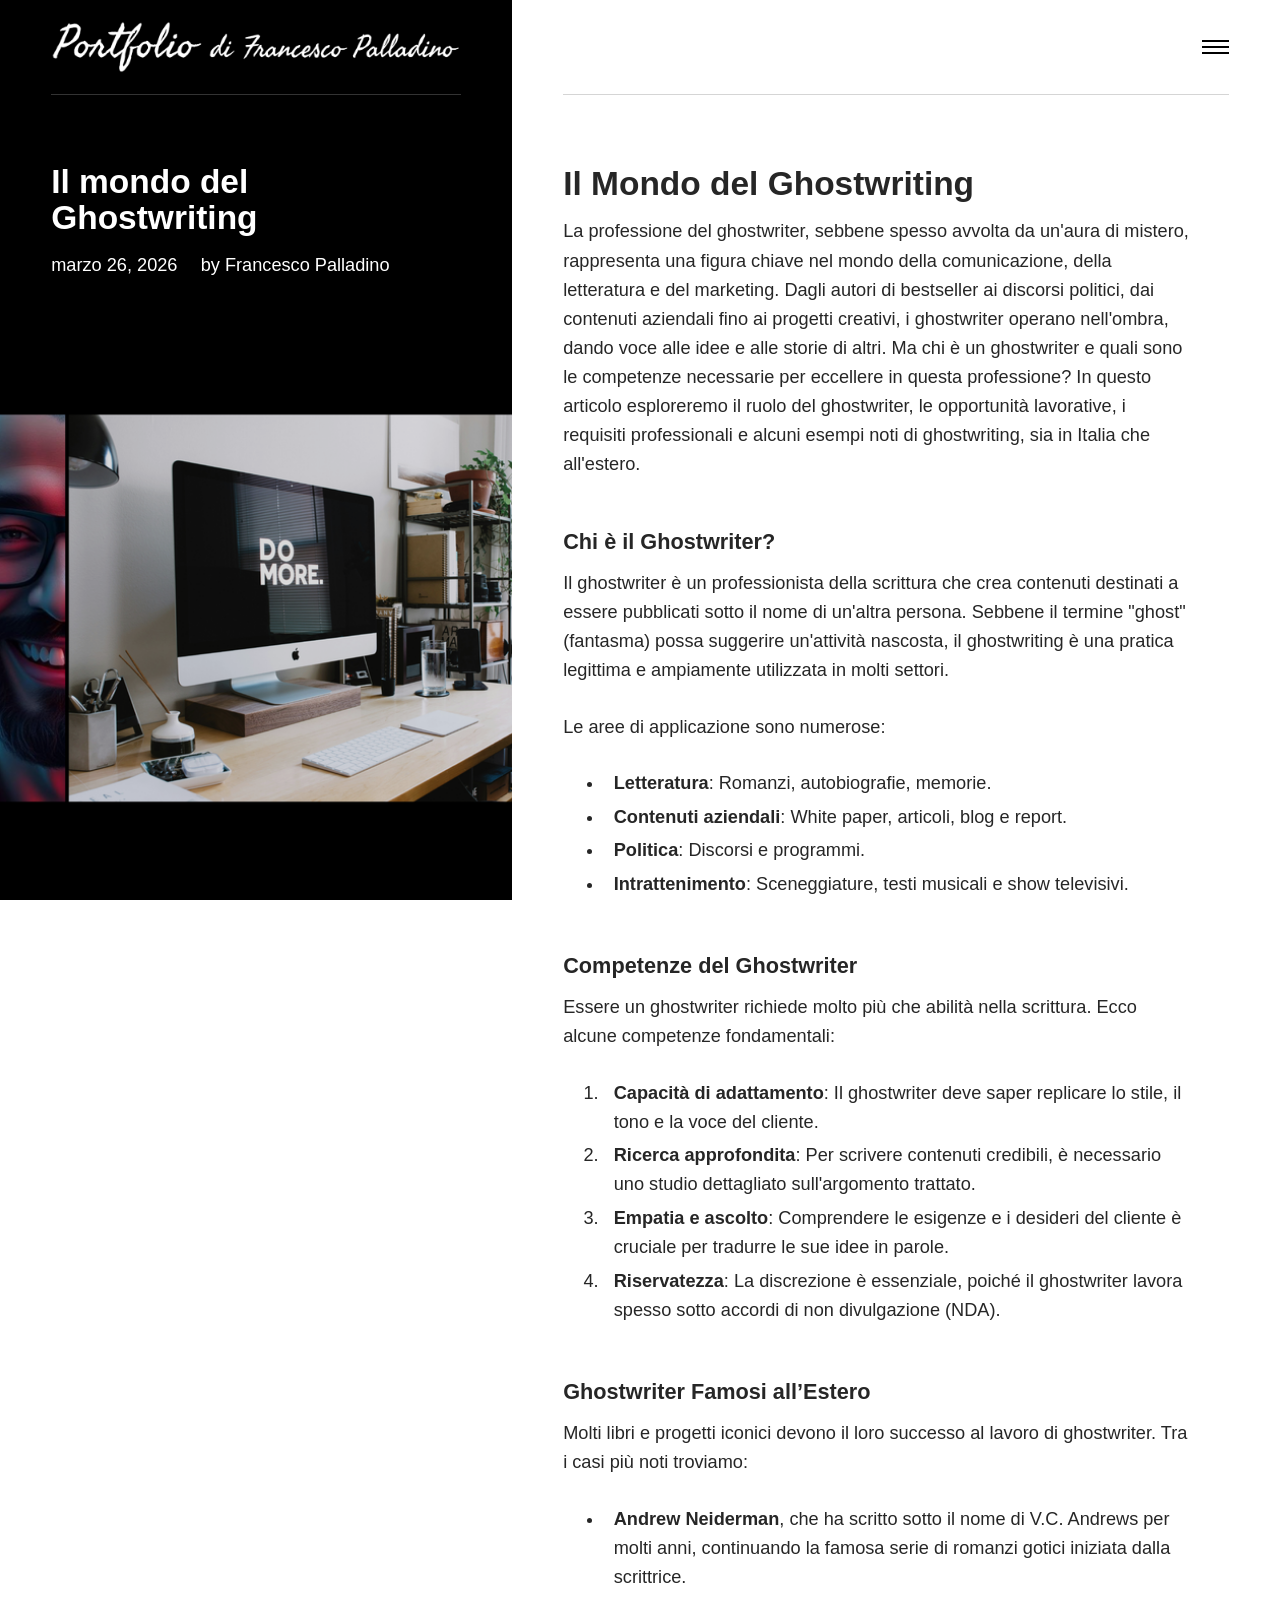
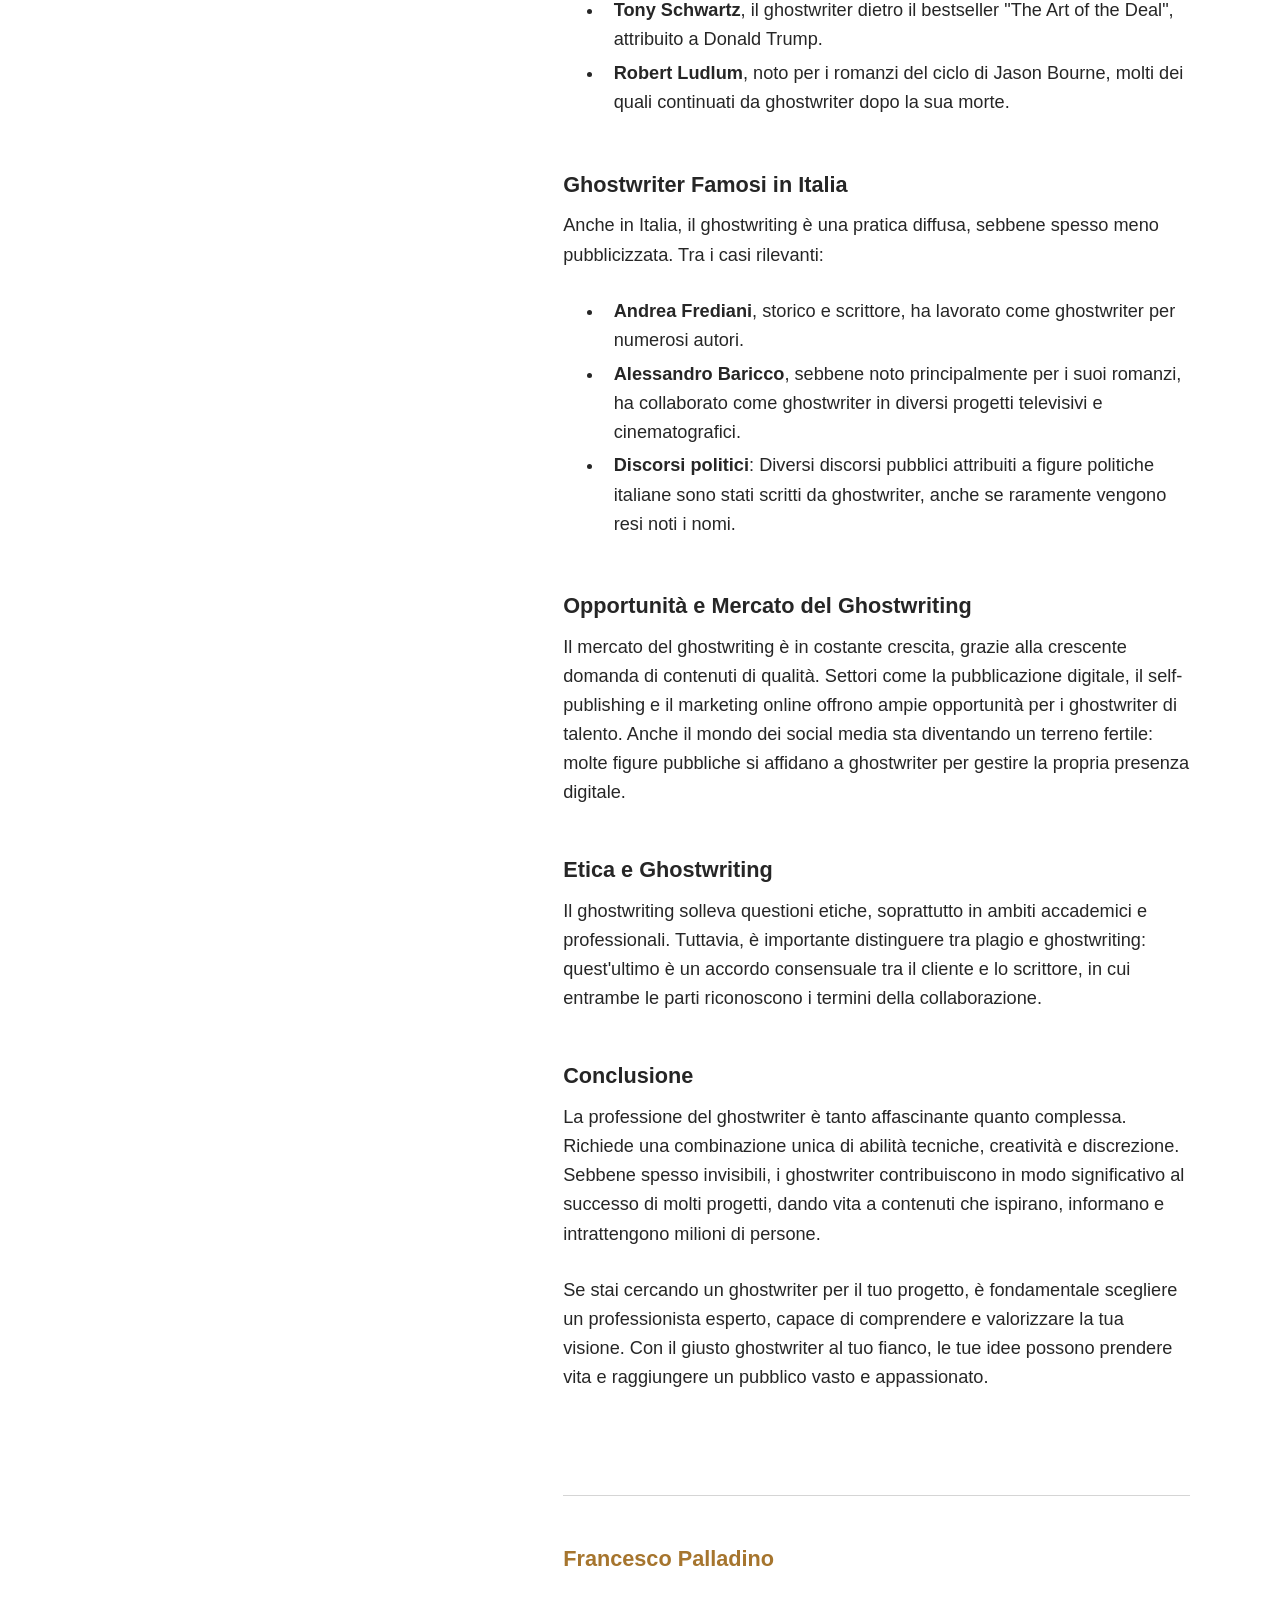
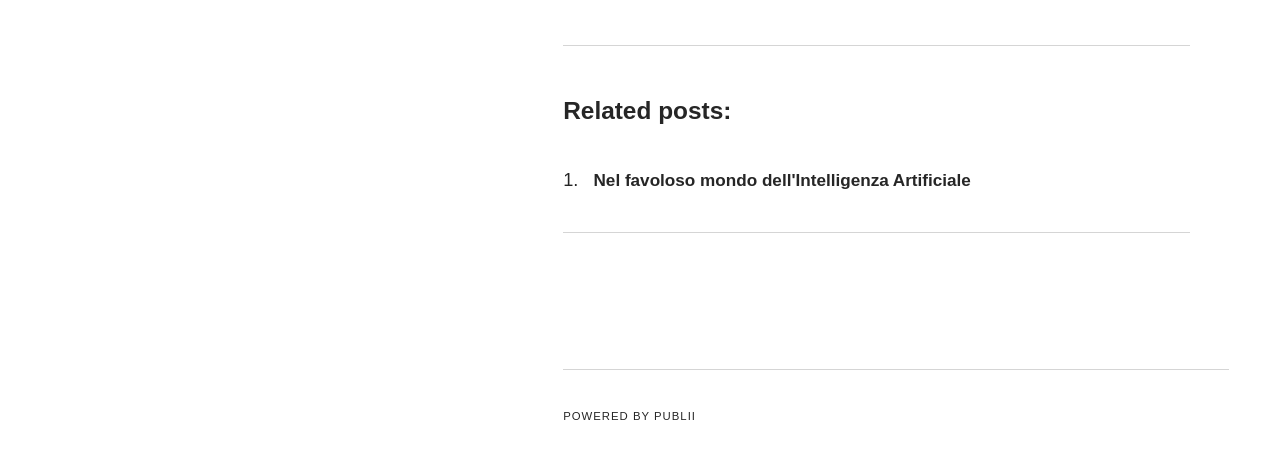
<file: il-mondo-del-ghostwriting.html>
<!DOCTYPE html><html lang="it"><head><meta charset="utf-8"><meta http-equiv="X-UA-Compatible" content="IE=edge"><meta name="viewport" content="width=device-width,initial-scale=1"><title>Il mondo del Ghostwriting - Portfolio Francesco Palladino</title><meta name="description" content="Il Mondo del Ghostwriting La professione del ghostwriter, sebbene spesso avvolta da un'aura di mistero, rappresenta una figura chiave nel mondo della comunicazione, della letteratura e del marketing. Dagli autori di bestseller ai discorsi politici, dai contenuti aziendali fino ai progetti creativi, i ghostwriter operano nell'ombra, dando voce alle idee e alle storie di altri. Ma chi è un ghostwriter e quali sono le competenze necessarie per eccellere in questa professione? In questo articolo esploreremo il ruolo del ghostwriter, le opportunità lavorative, i requisiti professionali e alcuni esempi noti di ghostwriting, sia in Italia che all'estero. Il ghostwriter è un professionista della scrittura che crea contenuti destinati a essere pubblicati sotto il nome di un'altra persona. Sebbene il termine 'ghost' (fantasma) possa suggerire un'attività nascosta, il ghostwriting è una pratica legittima e ampiamente utilizzata in molti settori. Le aree di applicazione sono numerose: Essere un ghostwriter richiede molto più che abilità nella scrittura. Ecco alcune competenze fondamentali: Molti libri e progetti iconici devono il loro successo al lavoro di ghostwriter. Tra i casi più noti troviamo: Anche in Italia, il ghostwriting è una pratica diffusa, sebbene spesso meno pubblicizzata. Tra i casi rilevanti: Il mercato del ghostwriting è in costante crescita, grazie alla crescente domanda di contenuti di qualità. Settori come la pubblicazione digitale, il self-publishing e il marketing online offrono ampie opportunità per i ghostwriter di talento. Anche il mondo dei social media sta diventando un terreno fertile: molte figure pubbliche si affidano a ghostwriter per gestire la propria presenza digitale. Il ghostwriting solleva questioni etiche, soprattutto in ambiti accademici e professionali. Tuttavia, è importante distinguere tra plagio e ghostwriting: quest'ultimo è un accordo consensuale tra il cliente e lo scrittore, in cui entrambe le parti riconoscono i termini della collaborazione. La professione del ghostwriter è tanto affascinante quanto complessa. Richiede una combinazione unica di abilità tecniche, creatività e discrezione. Sebbene spesso invisibili, i ghostwriter contribuiscono in modo significativo al successo di molti progetti, dando vita a contenuti che ispirano, informano e intrattengono milioni di persone. Se stai cercando un ghostwriter per il tuo progetto, è fondamentale scegliere un professionista esperto, capace di comprendere e valorizzare la tua visione. Con il giusto ghostwriter al tuo fianco, le tue idee possono prendere vita e raggiungere un pubblico vasto e appassionato."><meta name="generator" content="Publii Open-Source CMS for Static Site"><link rel="canonical" href="https://francesco-palladino.github.io/francescopalladino/il-mondo-del-ghostwriting.html"><link rel="alternate" type="application/atom+xml" href="https://francesco-palladino.github.io/francescopalladino/feed.xml" title="Portfolio Francesco Palladino - RSS"><link rel="alternate" type="application/json" href="https://francesco-palladino.github.io/francescopalladino/feed.json" title="Portfolio Francesco Palladino - JSON"><meta property="og:title" content="Il mondo del Ghostwriting"><meta property="og:image" content="https://francesco-palladino.github.io/francescopalladino/media/website/Logo-2-1024x149.png"><meta property="og:image:width" content="1024"><meta property="og:image:height" content="149"><meta property="og:site_name" content="Portfolio Francesco Palladino"><meta property="og:description" content="Il Mondo del Ghostwriting La professione del ghostwriter, sebbene spesso avvolta da un'aura di mistero, rappresenta una figura chiave nel mondo della comunicazione, della letteratura e del marketing. Dagli autori di bestseller ai discorsi politici, dai contenuti aziendali fino ai progetti creativi, i ghostwriter operano nell'ombra, dando voce alle idee e alle storie di altri. Ma chi è un ghostwriter e quali sono le competenze necessarie per eccellere in questa professione? In questo articolo esploreremo il ruolo del ghostwriter, le opportunità lavorative, i requisiti professionali e alcuni esempi noti di ghostwriting, sia in Italia che all'estero. Il ghostwriter è un professionista della scrittura che crea contenuti destinati a essere pubblicati sotto il nome di un'altra persona. Sebbene il termine 'ghost' (fantasma) possa suggerire un'attività nascosta, il ghostwriting è una pratica legittima e ampiamente utilizzata in molti settori. Le aree di applicazione sono numerose: Essere un ghostwriter richiede molto più che abilità nella scrittura. Ecco alcune competenze fondamentali: Molti libri e progetti iconici devono il loro successo al lavoro di ghostwriter. Tra i casi più noti troviamo: Anche in Italia, il ghostwriting è una pratica diffusa, sebbene spesso meno pubblicizzata. Tra i casi rilevanti: Il mercato del ghostwriting è in costante crescita, grazie alla crescente domanda di contenuti di qualità. Settori come la pubblicazione digitale, il self-publishing e il marketing online offrono ampie opportunità per i ghostwriter di talento. Anche il mondo dei social media sta diventando un terreno fertile: molte figure pubbliche si affidano a ghostwriter per gestire la propria presenza digitale. Il ghostwriting solleva questioni etiche, soprattutto in ambiti accademici e professionali. Tuttavia, è importante distinguere tra plagio e ghostwriting: quest'ultimo è un accordo consensuale tra il cliente e lo scrittore, in cui entrambe le parti riconoscono i termini della collaborazione. La professione del ghostwriter è tanto affascinante quanto complessa. Richiede una combinazione unica di abilità tecniche, creatività e discrezione. Sebbene spesso invisibili, i ghostwriter contribuiscono in modo significativo al successo di molti progetti, dando vita a contenuti che ispirano, informano e intrattengono milioni di persone. Se stai cercando un ghostwriter per il tuo progetto, è fondamentale scegliere un professionista esperto, capace di comprendere e valorizzare la tua visione. Con il giusto ghostwriter al tuo fianco, le tue idee possono prendere vita e raggiungere un pubblico vasto e appassionato."><meta property="og:url" content="https://francesco-palladino.github.io/francescopalladino/il-mondo-del-ghostwriting.html"><meta property="og:type" content="article"><link rel="stylesheet" href="https://francesco-palladino.github.io/francescopalladino/assets/css/style.css?v=0205338bff85705026d9f8111a67255d"><script type="application/ld+json">{"@context":"http://schema.org","@type":"Article","mainEntityOfPage":{"@type":"WebPage","@id":"https://francesco-palladino.github.io/francescopalladino/il-mondo-del-ghostwriting.html"},"headline":"Il mondo del Ghostwriting","datePublished":"2026-03-26T14:27+01:00","dateModified":"2026-03-26T14:27+01:00","image":{"@type":"ImageObject","url":"https://francesco-palladino.github.io/francescopalladino/media/website/Logo-2-1024x149.png","height":149,"width":1024},"description":"Il Mondo del Ghostwriting La professione del ghostwriter, sebbene spesso avvolta da un'aura di mistero, rappresenta una figura chiave nel mondo della comunicazione, della letteratura e del marketing. Dagli autori di bestseller ai discorsi politici, dai contenuti aziendali fino ai progetti creativi, i ghostwriter operano nell'ombra, dando voce alle idee e alle storie di altri. Ma chi è un ghostwriter e quali sono le competenze necessarie per eccellere in questa professione? In questo articolo esploreremo il ruolo del ghostwriter, le opportunità lavorative, i requisiti professionali e alcuni esempi noti di ghostwriting, sia in Italia che all'estero. Il ghostwriter è un professionista della scrittura che crea contenuti destinati a essere pubblicati sotto il nome di un'altra persona. Sebbene il termine 'ghost' (fantasma) possa suggerire un'attività nascosta, il ghostwriting è una pratica legittima e ampiamente utilizzata in molti settori. Le aree di applicazione sono numerose: Essere un ghostwriter richiede molto più che abilità nella scrittura. Ecco alcune competenze fondamentali: Molti libri e progetti iconici devono il loro successo al lavoro di ghostwriter. Tra i casi più noti troviamo: Anche in Italia, il ghostwriting è una pratica diffusa, sebbene spesso meno pubblicizzata. Tra i casi rilevanti: Il mercato del ghostwriting è in costante crescita, grazie alla crescente domanda di contenuti di qualità. Settori come la pubblicazione digitale, il self-publishing e il marketing online offrono ampie opportunità per i ghostwriter di talento. Anche il mondo dei social media sta diventando un terreno fertile: molte figure pubbliche si affidano a ghostwriter per gestire la propria presenza digitale. Il ghostwriting solleva questioni etiche, soprattutto in ambiti accademici e professionali. Tuttavia, è importante distinguere tra plagio e ghostwriting: quest'ultimo è un accordo consensuale tra il cliente e lo scrittore, in cui entrambe le parti riconoscono i termini della collaborazione. La professione del ghostwriter è tanto affascinante quanto complessa. Richiede una combinazione unica di abilità tecniche, creatività e discrezione. Sebbene spesso invisibili, i ghostwriter contribuiscono in modo significativo al successo di molti progetti, dando vita a contenuti che ispirano, informano e intrattengono milioni di persone. Se stai cercando un ghostwriter per il tuo progetto, è fondamentale scegliere un professionista esperto, capace di comprendere e valorizzare la tua visione. Con il giusto ghostwriter al tuo fianco, le tue idee possono prendere vita e raggiungere un pubblico vasto e appassionato.","author":{"@type":"Person","name":"Francesco Palladino","url":"https://francesco-palladino.github.io/francescopalladino/authors/francesco-palladino/"},"publisher":{"@type":"Organization","name":"Francesco Palladino","logo":{"@type":"ImageObject","url":"https://francesco-palladino.github.io/francescopalladino/media/website/Logo-2-1024x149.png","height":149,"width":1024}}}</script><noscript><style>img[loading] {
                    opacity: 1;
                }</style></noscript><div class="gtranslate_wrapper"></div><script>window.gtranslateSettings = {"default_language":"it","native_language_names":true,"detect_browser_language":true,"languages":["it","en"],"wrapper_selector":".gtranslate_wrapper","switcher_horizontal_position":"right","float_switcher_open_direction":"left","alt_flags":{"en":"usa"}}</script><script src="https://cdn.gtranslate.net/widgets/latest/float.js" defer="defer"></script></head><body class="post-template"><div class="container js-container"><nav class="menu"><ul class="navbar__menu"><li><a href="https://francesco-palladino.github.io/francescopalladino/scrittura-e-ai-una-sinergia-perfetta-2.html" target="_self">Scrittura e AI: una sinergia perfetta</a></li><li><a href="https://francesco-palladino.github.io/francescopalladino/articoli.html" target="_self">Articoli e pubblicazioni</a></li></ul></nav><div class="container__content"><header class="top"><div class="top__item"><a class="logo" href="https://francesco-palladino.github.io/francescopalladino/"><img src="https://francesco-palladino.github.io/francescopalladino/media/website/Logo-2-1024x149.png" alt="Portfolio Francesco Palladino" width="1024" height="149"></a></div><div class="top__item top__item--right"><button class="menu-toggle js-menu-toggle" aria-label="Menu" aria-expanded="false"><span class="menu-toggle-box"><span class="menu-toggle-inner">Menu</span></span></button></div></header><main class="main post"><article class="content"><div class="main__left"><figure class="hero"><img src="https://francesco-palladino.github.io/francescopalladino/media/website/bestie.png" srcset="https://francesco-palladino.github.io/francescopalladino/media/website/responsive/bestie-xs.png 300w, https://francesco-palladino.github.io/francescopalladino/media/website/responsive/bestie-sm.png 480w, https://francesco-palladino.github.io/francescopalladino/media/website/responsive/bestie-md.png 768w, https://francesco-palladino.github.io/francescopalladino/media/website/responsive/bestie-lg.png 1024w, https://francesco-palladino.github.io/francescopalladino/media/website/responsive/bestie-xl.png 1280w, https://francesco-palladino.github.io/francescopalladino/media/website/responsive/bestie-2xl.png 1600w" sizes="(min-width: 1800px) 50vw, (min-width: 900px) 40vw, 100vw" loading="eager" width="2600" height="3000" alt=""></figure><header><h1>Il mondo del Ghostwriting</h1><p><time datetime="2026-03-26T14:27">marzo 26, 2026 </time>by <a href="https://francesco-palladino.github.io/francescopalladino/authors/francesco-palladino/" rel="author" title="Francesco Palladino">Francesco Palladino</a></p></header></div><div class="main__right"><div class="content__entry"><h1>Il Mondo del Ghostwriting</h1><p>La professione del ghostwriter, sebbene spesso avvolta da un'aura di mistero, rappresenta una figura chiave nel mondo della comunicazione, della letteratura e del marketing. Dagli autori di bestseller ai discorsi politici, dai contenuti aziendali fino ai progetti creativi, i ghostwriter operano nell'ombra, dando voce alle idee e alle storie di altri. Ma chi è un ghostwriter e quali sono le competenze necessarie per eccellere in questa professione? In questo articolo esploreremo il ruolo del ghostwriter, le opportunità lavorative, i requisiti professionali e alcuni esempi noti di ghostwriting, sia in Italia che all'estero.</p><h3 class="wp-block-heading"><strong>Chi è il Ghostwriter?</strong></h3><p>Il ghostwriter è un professionista della scrittura che crea contenuti destinati a essere pubblicati sotto il nome di un'altra persona. Sebbene il termine "ghost" (fantasma) possa suggerire un'attività nascosta, il ghostwriting è una pratica legittima e ampiamente utilizzata in molti settori.</p><p>Le aree di applicazione sono numerose:</p><ul class="wp-block-list"><li><strong>Letteratura</strong>: Romanzi, autobiografie, memorie.</li><li><strong>Contenuti aziendali</strong>: White paper, articoli, blog e report.</li><li><strong>Politica</strong>: Discorsi e programmi.</li><li><strong>Intrattenimento</strong>: Sceneggiature, testi musicali e show televisivi.</li></ul><h3 class="wp-block-heading"><strong>Competenze del Ghostwriter</strong></h3><p>Essere un ghostwriter richiede molto più che abilità nella scrittura. Ecco alcune competenze fondamentali:</p><ol class="wp-block-list"><li><strong>Capacità di adattamento</strong>: Il ghostwriter deve saper replicare lo stile, il tono e la voce del cliente.</li><li><strong>Ricerca approfondita</strong>: Per scrivere contenuti credibili, è necessario uno studio dettagliato sull'argomento trattato.</li><li><strong>Empatia e ascolto</strong>: Comprendere le esigenze e i desideri del cliente è cruciale per tradurre le sue idee in parole.</li><li><strong>Riservatezza</strong>: La discrezione è essenziale, poiché il ghostwriter lavora spesso sotto accordi di non divulgazione (NDA).</li></ol><h3 class="wp-block-heading"><strong>Ghostwriter Famosi all’Estero</strong></h3><p>Molti libri e progetti iconici devono il loro successo al lavoro di ghostwriter. Tra i casi più noti troviamo:</p><ul class="wp-block-list"><li><strong>Andrew Neiderman</strong>, che ha scritto sotto il nome di V.C. Andrews per molti anni, continuando la famosa serie di romanzi gotici iniziata dalla scrittrice.</li><li><strong>Tony Schwartz</strong>, il ghostwriter dietro il bestseller "The Art of the Deal", attribuito a Donald Trump.</li><li><strong>Robert Ludlum</strong>, noto per i romanzi del ciclo di Jason Bourne, molti dei quali continuati da ghostwriter dopo la sua morte.</li></ul><h3 class="wp-block-heading"><strong>Ghostwriter Famosi in Italia</strong></h3><p>Anche in Italia, il ghostwriting è una pratica diffusa, sebbene spesso meno pubblicizzata. Tra i casi rilevanti:</p><ul class="wp-block-list"><li><strong>Andrea Frediani</strong>, storico e scrittore, ha lavorato come ghostwriter per numerosi autori.</li><li><strong>Alessandro Baricco</strong>, sebbene noto principalmente per i suoi romanzi, ha collaborato come ghostwriter in diversi progetti televisivi e cinematografici.</li><li><strong>Discorsi politici</strong>: Diversi discorsi pubblici attribuiti a figure politiche italiane sono stati scritti da ghostwriter, anche se raramente vengono resi noti i nomi.</li></ul><h3 class="wp-block-heading"><strong>Opportunità e Mercato del Ghostwriting</strong></h3><p>Il mercato del ghostwriting è in costante crescita, grazie alla crescente domanda di contenuti di qualità. Settori come la pubblicazione digitale, il self-publishing e il marketing online offrono ampie opportunità per i ghostwriter di talento. Anche il mondo dei social media sta diventando un terreno fertile: molte figure pubbliche si affidano a ghostwriter per gestire la propria presenza digitale.</p><h3 class="wp-block-heading"><strong>Etica e Ghostwriting</strong></h3><p>Il ghostwriting solleva questioni etiche, soprattutto in ambiti accademici e professionali. Tuttavia, è importante distinguere tra plagio e ghostwriting: quest'ultimo è un accordo consensuale tra il cliente e lo scrittore, in cui entrambe le parti riconoscono i termini della collaborazione.</p><h3 class="wp-block-heading"><strong>Conclusione</strong></h3><p>La professione del ghostwriter è tanto affascinante quanto complessa. Richiede una combinazione unica di abilità tecniche, creatività e discrezione. Sebbene spesso invisibili, i ghostwriter contribuiscono in modo significativo al successo di molti progetti, dando vita a contenuti che ispirano, informano e intrattengono milioni di persone.</p><p>Se stai cercando un ghostwriter per il tuo progetto, è fondamentale scegliere un professionista esperto, capace di comprendere e valorizzare la tua visione. Con il giusto ghostwriter al tuo fianco, le tue idee possono prendere vita e raggiungere un pubblico vasto e appassionato.</p><footer><div class="content__tag-share"><div class="content__share"></div></div><div class="content__bio"><h3><a href="https://francesco-palladino.github.io/francescopalladino/authors/francesco-palladino/" title="Francesco Palladino">Francesco Palladino</a></h3></div></footer></div></div></article><div class="main__right main__right--bottom"><div class="related"><h2 class="related__title">Related posts:</h2><ul class="related__items"><li class="related__item"><h3 class="h5"><a href="https://francesco-palladino.github.io/francescopalladino/nel-favoloso-mondo-dellintelligenza-artificiale.html">Nel favoloso mondo dell&#x27;Intelligenza Artificiale</a></h3></li></ul></div></div></main><footer class="footer"><div class="footer__copyright">Powered by Publii</div></footer></div></div><script defer="defer" src="https://francesco-palladino.github.io/francescopalladino/assets/js/scripts.min.js?v=1ea8317abae2e05fa2a65ed7bbff7ba7"></script><script>var images = document.querySelectorAll('img[loading]');
   
           for (var i = 0; i < images.length; i++) {
               if (images[i].complete) {
                   images[i].classList.add('is-loaded');
               } else {
                   images[i].addEventListener('load', function () {
                       this.classList.add('is-loaded');
                   }, false);
               }
           }</script></body></html>
</file>
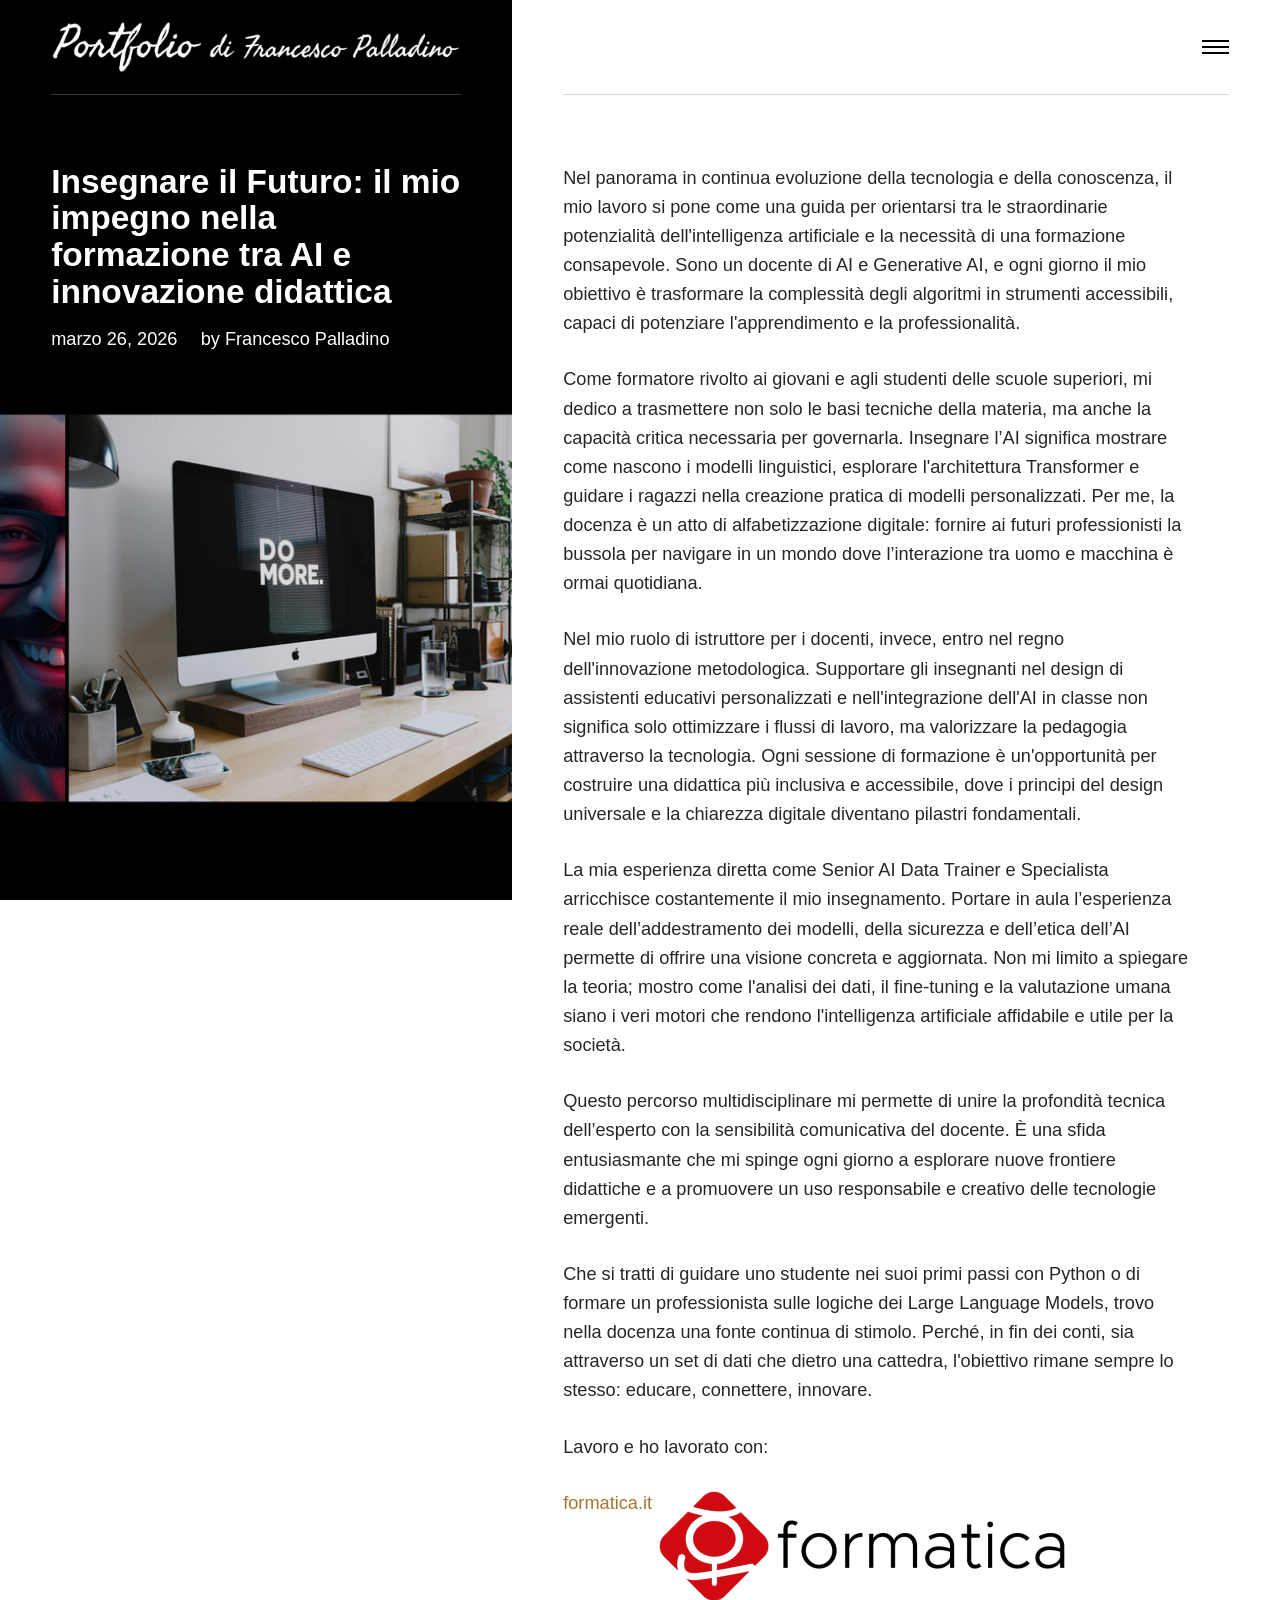
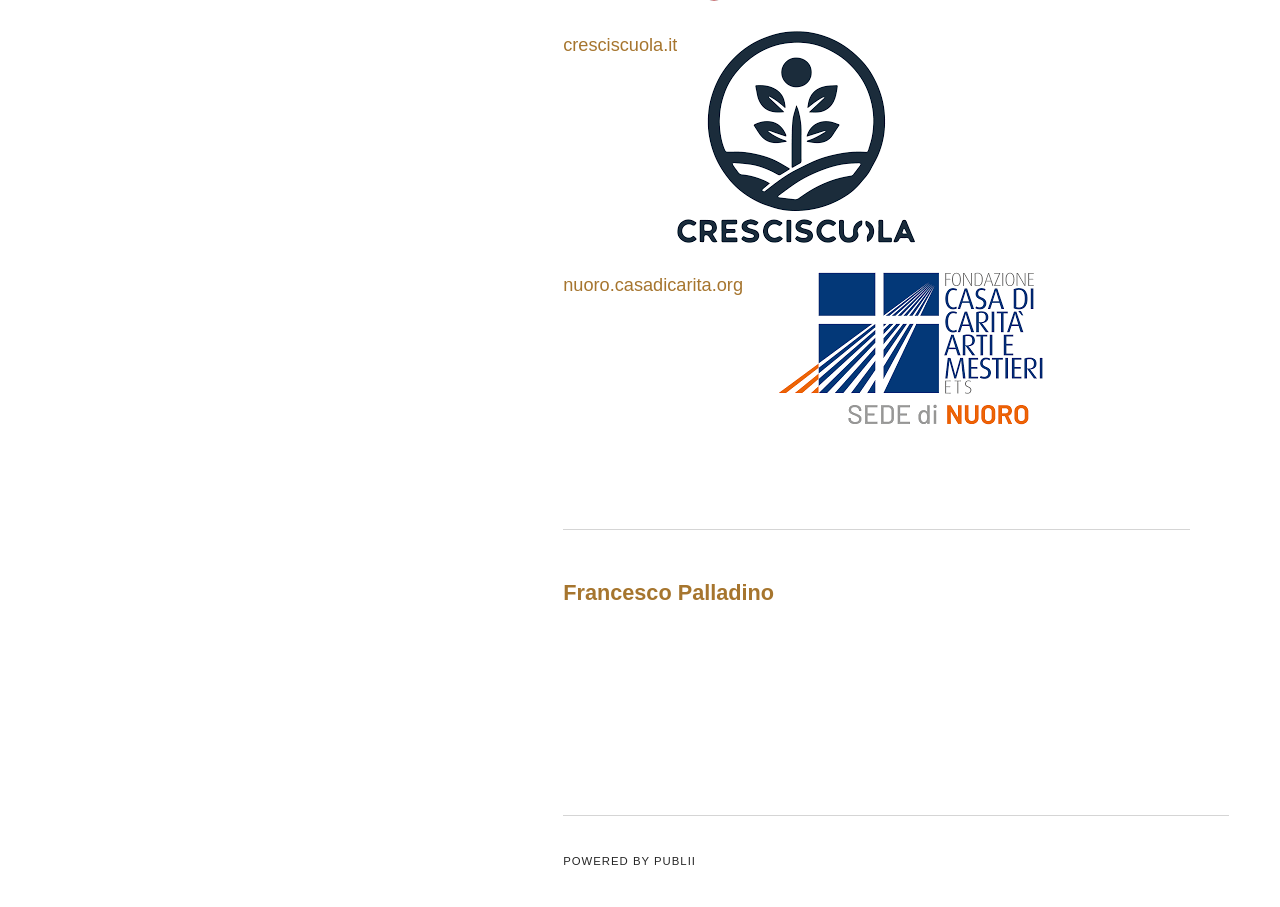
<file: insegnare-il-futuro-il-mio-impegno-nella-formazione-tra-ai-e-innovazione-didattica.html>
<!DOCTYPE html><html lang="it"><head><meta charset="utf-8"><meta http-equiv="X-UA-Compatible" content="IE=edge"><meta name="viewport" content="width=device-width,initial-scale=1"><title>Insegnare il Futuro: il mio impegno nella formazione tra AI e innovazione didattica - Portfolio Francesco Palladino</title><meta name="description" content="Nel panorama in continua evoluzione della tecnologia e della conoscenza, il mio lavoro si pone come una guida per orientarsi tra le straordinarie potenzialità dell'intelligenza artificiale e la necessità di una formazione consapevole. Sono un docente di AI e Generative AI, e ogni giorno il mio obiettivo è trasformare la complessità degli algoritmi in strumenti accessibili, capaci di potenziare l'apprendimento e la professionalità. Come formatore rivolto ai giovani e agli studenti delle scuole superiori, mi dedico a trasmettere non solo le basi tecniche della materia, ma anche la capacità critica necessaria per governarla. Insegnare l’AI significa mostrare come nascono i modelli linguistici, esplorare l'architettura Transformer e guidare i ragazzi nella creazione pratica di modelli personalizzati. Per me, la docenza è un atto di alfabetizzazione digitale: fornire ai futuri professionisti la bussola per navigare in un mondo dove l’interazione tra uomo e macchina è ormai quotidiana. Nel mio ruolo di istruttore per i docenti, invece, entro nel regno dell'innovazione metodologica. Supportare gli insegnanti nel design di assistenti educativi personalizzati e nell'integrazione dell'AI in classe non significa solo ottimizzare i flussi di lavoro, ma valorizzare la pedagogia attraverso la tecnologia. Ogni sessione di formazione è un'opportunità per costruire una didattica più inclusiva e accessibile, dove i principi del design universale e la chiarezza digitale diventano pilastri fondamentali. La mia esperienza diretta come Senior AI Data Trainer e Specialista arricchisce costantemente il mio insegnamento. Portare in aula l’esperienza reale dell’addestramento dei modelli, della sicurezza e dell’etica dell’AI permette di offrire una visione concreta e aggiornata. Non mi limito a spiegare la teoria; mostro come l'analisi dei dati, il fine-tuning e la valutazione umana siano i veri motori che rendono l'intelligenza artificiale affidabile e utile per la società. Questo percorso multidisciplinare mi permette di unire la profondità tecnica dell’esperto con la sensibilità comunicativa del docente. È una sfida entusiasmante che mi spinge ogni giorno a esplorare nuove frontiere didattiche e a promuovere un uso responsabile e creativo delle tecnologie emergenti. Che si tratti di guidare uno studente nei suoi primi passi con Python o di formare un professionista sulle logiche dei Large Language Models, trovo nella docenza una fonte continua di stimolo. Perché, in fin dei conti, sia attraverso un set di dati che dietro una cattedra, l'obiettivo rimane sempre lo stesso: educare, connettere, innovare. Lavoro e ho lavorato con: formatica.it cresciscuola.it nuoro.casadicarita.org "><meta name="generator" content="Publii Open-Source CMS for Static Site"><link rel="canonical" href="https://francesco-palladino.github.io/francescopalladino/insegnare-il-futuro-il-mio-impegno-nella-formazione-tra-ai-e-innovazione-didattica.html"><link rel="alternate" type="application/atom+xml" href="https://francesco-palladino.github.io/francescopalladino/feed.xml" title="Portfolio Francesco Palladino - RSS"><link rel="alternate" type="application/json" href="https://francesco-palladino.github.io/francescopalladino/feed.json" title="Portfolio Francesco Palladino - JSON"><meta property="og:title" content="Insegnare il Futuro: il mio impegno nella formazione tra AI e innovazione didattica"><meta property="og:image" content="https://francesco-palladino.github.io/francescopalladino/media/website/Logo-2-1024x149.png"><meta property="og:image:width" content="1024"><meta property="og:image:height" content="149"><meta property="og:site_name" content="Portfolio Francesco Palladino"><meta property="og:description" content="Nel panorama in continua evoluzione della tecnologia e della conoscenza, il mio lavoro si pone come una guida per orientarsi tra le straordinarie potenzialità dell'intelligenza artificiale e la necessità di una formazione consapevole. Sono un docente di AI e Generative AI, e ogni giorno il mio obiettivo è trasformare la complessità degli algoritmi in strumenti accessibili, capaci di potenziare l'apprendimento e la professionalità. Come formatore rivolto ai giovani e agli studenti delle scuole superiori, mi dedico a trasmettere non solo le basi tecniche della materia, ma anche la capacità critica necessaria per governarla. Insegnare l’AI significa mostrare come nascono i modelli linguistici, esplorare l'architettura Transformer e guidare i ragazzi nella creazione pratica di modelli personalizzati. Per me, la docenza è un atto di alfabetizzazione digitale: fornire ai futuri professionisti la bussola per navigare in un mondo dove l’interazione tra uomo e macchina è ormai quotidiana. Nel mio ruolo di istruttore per i docenti, invece, entro nel regno dell'innovazione metodologica. Supportare gli insegnanti nel design di assistenti educativi personalizzati e nell'integrazione dell'AI in classe non significa solo ottimizzare i flussi di lavoro, ma valorizzare la pedagogia attraverso la tecnologia. Ogni sessione di formazione è un'opportunità per costruire una didattica più inclusiva e accessibile, dove i principi del design universale e la chiarezza digitale diventano pilastri fondamentali. La mia esperienza diretta come Senior AI Data Trainer e Specialista arricchisce costantemente il mio insegnamento. Portare in aula l’esperienza reale dell’addestramento dei modelli, della sicurezza e dell’etica dell’AI permette di offrire una visione concreta e aggiornata. Non mi limito a spiegare la teoria; mostro come l'analisi dei dati, il fine-tuning e la valutazione umana siano i veri motori che rendono l'intelligenza artificiale affidabile e utile per la società. Questo percorso multidisciplinare mi permette di unire la profondità tecnica dell’esperto con la sensibilità comunicativa del docente. È una sfida entusiasmante che mi spinge ogni giorno a esplorare nuove frontiere didattiche e a promuovere un uso responsabile e creativo delle tecnologie emergenti. Che si tratti di guidare uno studente nei suoi primi passi con Python o di formare un professionista sulle logiche dei Large Language Models, trovo nella docenza una fonte continua di stimolo. Perché, in fin dei conti, sia attraverso un set di dati che dietro una cattedra, l'obiettivo rimane sempre lo stesso: educare, connettere, innovare. Lavoro e ho lavorato con: formatica.it cresciscuola.it nuoro.casadicarita.org "><meta property="og:url" content="https://francesco-palladino.github.io/francescopalladino/insegnare-il-futuro-il-mio-impegno-nella-formazione-tra-ai-e-innovazione-didattica.html"><meta property="og:type" content="article"><link rel="stylesheet" href="https://francesco-palladino.github.io/francescopalladino/assets/css/style.css?v=0205338bff85705026d9f8111a67255d"><script type="application/ld+json">{"@context":"http://schema.org","@type":"Article","mainEntityOfPage":{"@type":"WebPage","@id":"https://francesco-palladino.github.io/francescopalladino/insegnare-il-futuro-il-mio-impegno-nella-formazione-tra-ai-e-innovazione-didattica.html"},"headline":"Insegnare il Futuro: il mio impegno nella formazione tra AI e innovazione didattica","datePublished":"2026-03-26T16:42+01:00","dateModified":"2026-03-26T16:42+01:00","image":{"@type":"ImageObject","url":"https://francesco-palladino.github.io/francescopalladino/media/website/Logo-2-1024x149.png","height":149,"width":1024},"description":"Nel panorama in continua evoluzione della tecnologia e della conoscenza, il mio lavoro si pone come una guida per orientarsi tra le straordinarie potenzialità dell'intelligenza artificiale e la necessità di una formazione consapevole. Sono un docente di AI e Generative AI, e ogni giorno il mio obiettivo è trasformare la complessità degli algoritmi in strumenti accessibili, capaci di potenziare l'apprendimento e la professionalità. Come formatore rivolto ai giovani e agli studenti delle scuole superiori, mi dedico a trasmettere non solo le basi tecniche della materia, ma anche la capacità critica necessaria per governarla. Insegnare l’AI significa mostrare come nascono i modelli linguistici, esplorare l'architettura Transformer e guidare i ragazzi nella creazione pratica di modelli personalizzati. Per me, la docenza è un atto di alfabetizzazione digitale: fornire ai futuri professionisti la bussola per navigare in un mondo dove l’interazione tra uomo e macchina è ormai quotidiana. Nel mio ruolo di istruttore per i docenti, invece, entro nel regno dell'innovazione metodologica. Supportare gli insegnanti nel design di assistenti educativi personalizzati e nell'integrazione dell'AI in classe non significa solo ottimizzare i flussi di lavoro, ma valorizzare la pedagogia attraverso la tecnologia. Ogni sessione di formazione è un'opportunità per costruire una didattica più inclusiva e accessibile, dove i principi del design universale e la chiarezza digitale diventano pilastri fondamentali. La mia esperienza diretta come Senior AI Data Trainer e Specialista arricchisce costantemente il mio insegnamento. Portare in aula l’esperienza reale dell’addestramento dei modelli, della sicurezza e dell’etica dell’AI permette di offrire una visione concreta e aggiornata. Non mi limito a spiegare la teoria; mostro come l'analisi dei dati, il fine-tuning e la valutazione umana siano i veri motori che rendono l'intelligenza artificiale affidabile e utile per la società. Questo percorso multidisciplinare mi permette di unire la profondità tecnica dell’esperto con la sensibilità comunicativa del docente. È una sfida entusiasmante che mi spinge ogni giorno a esplorare nuove frontiere didattiche e a promuovere un uso responsabile e creativo delle tecnologie emergenti. Che si tratti di guidare uno studente nei suoi primi passi con Python o di formare un professionista sulle logiche dei Large Language Models, trovo nella docenza una fonte continua di stimolo. Perché, in fin dei conti, sia attraverso un set di dati che dietro una cattedra, l'obiettivo rimane sempre lo stesso: educare, connettere, innovare. Lavoro e ho lavorato con: formatica.it cresciscuola.it nuoro.casadicarita.org ","author":{"@type":"Person","name":"Francesco Palladino","url":"https://francesco-palladino.github.io/francescopalladino/authors/francesco-palladino/"},"publisher":{"@type":"Organization","name":"Francesco Palladino","logo":{"@type":"ImageObject","url":"https://francesco-palladino.github.io/francescopalladino/media/website/Logo-2-1024x149.png","height":149,"width":1024}}}</script><noscript><style>img[loading] {
                    opacity: 1;
                }</style></noscript><div class="gtranslate_wrapper"></div><script>window.gtranslateSettings = {"default_language":"it","native_language_names":true,"detect_browser_language":true,"languages":["it","en"],"wrapper_selector":".gtranslate_wrapper","switcher_horizontal_position":"right","float_switcher_open_direction":"left","alt_flags":{"en":"usa"}}</script><script src="https://cdn.gtranslate.net/widgets/latest/float.js" defer="defer"></script></head><body class="post-template"><div class="container js-container"><nav class="menu"><ul class="navbar__menu"><li><a href="https://francesco-palladino.github.io/francescopalladino/scrittura-e-ai-una-sinergia-perfetta-2.html" target="_self">Scrittura e AI: una sinergia perfetta</a></li><li><a href="https://francesco-palladino.github.io/francescopalladino/articoli.html" target="_self">Articoli e pubblicazioni</a></li></ul></nav><div class="container__content"><header class="top"><div class="top__item"><a class="logo" href="https://francesco-palladino.github.io/francescopalladino/"><img src="https://francesco-palladino.github.io/francescopalladino/media/website/Logo-2-1024x149.png" alt="Portfolio Francesco Palladino" width="1024" height="149"></a></div><div class="top__item top__item--right"><button class="menu-toggle js-menu-toggle" aria-label="Menu" aria-expanded="false"><span class="menu-toggle-box"><span class="menu-toggle-inner">Menu</span></span></button></div></header><main class="main post"><article class="content"><div class="main__left"><figure class="hero"><img src="https://francesco-palladino.github.io/francescopalladino/media/website/bestie.png" srcset="https://francesco-palladino.github.io/francescopalladino/media/website/responsive/bestie-xs.png 300w, https://francesco-palladino.github.io/francescopalladino/media/website/responsive/bestie-sm.png 480w, https://francesco-palladino.github.io/francescopalladino/media/website/responsive/bestie-md.png 768w, https://francesco-palladino.github.io/francescopalladino/media/website/responsive/bestie-lg.png 1024w, https://francesco-palladino.github.io/francescopalladino/media/website/responsive/bestie-xl.png 1280w, https://francesco-palladino.github.io/francescopalladino/media/website/responsive/bestie-2xl.png 1600w" sizes="(min-width: 1800px) 50vw, (min-width: 900px) 40vw, 100vw" loading="eager" width="2600" height="3000" alt=""></figure><header><h1>Insegnare il Futuro: il mio impegno nella formazione tra AI e innovazione didattica</h1><p><time datetime="2026-03-26T16:42">marzo 26, 2026 </time>by <a href="https://francesco-palladino.github.io/francescopalladino/authors/francesco-palladino/" rel="author" title="Francesco Palladino">Francesco Palladino</a></p></header></div><div class="main__right"><div class="content__entry"><p id="p-rc_366bda677b21f158-25" data-path-to-node="2"><span data-path-to-node="2,1"><span class="citation-27">Nel panorama in continua evoluzione della tecnologia e della conoscenza, il mio lavoro si pone come una guida per orientarsi tra le straordinarie potenzialità dell'intelligenza artificiale e la necessità di una formazione consapevole</span></span><span data-path-to-node="2,3">. </span><span data-path-to-node="2,5"><span class="citation-26">Sono un docente di AI e Generative AI, e ogni giorno il mio obiettivo è trasformare la complessità degli algoritmi in strumenti accessibili, capaci di potenziare l'apprendimento e la professionalità</span></span><span data-path-to-node="2,7">.</span></p><p data-path-to-node="2"><span data-path-to-node="3,1"><span class="citation-25">Come formatore rivolto ai giovani e agli studenti delle scuole superiori, mi dedico a trasmettere non solo le basi tecniche della materia, ma anche la capacità critica necessaria per governarla</span></span><span data-path-to-node="3,3">. </span><span data-path-to-node="3,5"><span class="citation-24">Insegnare l’AI significa mostrare come nascono i modelli linguistici, esplorare l'architettura Transformer e guidare i ragazzi nella creazione pratica di modelli personalizzati</span></span><span data-path-to-node="3,7">. </span><span data-path-to-node="3,9"><span class="citation-23">Per me, la docenza è un atto di alfabetizzazione digitale: fornire ai futuri professionisti la bussola per navigare in un mondo dove l’interazione tra uomo e macchina è ormai quotidiana</span></span><span data-path-to-node="3,11">.</span></p><p data-path-to-node="2"><span data-path-to-node="4,1"><span class="citation-22">Nel mio ruolo di istruttore per i docenti, invece, entro nel regno dell'innovazione metodologica</span></span><span data-path-to-node="4,3">. </span><span data-path-to-node="4,5"><span class="citation-21">Supportare gli insegnanti nel design di assistenti educativi personalizzati e nell'integrazione dell'AI in classe non significa solo ottimizzare i flussi di lavoro, ma valorizzare la pedagogia attraverso la tecnologia</span></span><span data-path-to-node="4,7">. </span><span data-path-to-node="4,9"><span class="citation-20">Ogni sessione di formazione è un'opportunità per costruire una didattica più inclusiva e accessibile, dove i principi del design universale e la chiarezza digitale diventano pilastri fondamentali</span></span><span data-path-to-node="4,11">.</span></p><p data-path-to-node="2"><span data-path-to-node="5,1"><span class="citation-19">La mia esperienza diretta come Senior AI Data Trainer e Specialista arricchisce costantemente il mio insegnamento</span></span><span data-path-to-node="5,3">. </span><span data-path-to-node="5,5"><span class="citation-18">Portare in aula l’esperienza reale dell’addestramento dei modelli, della sicurezza e dell’etica dell’AI permette di offrire una visione concreta e aggiornata</span></span><span data-path-to-node="5,7">. </span><span data-path-to-node="5,9"><span class="citation-17">Non mi limito a spiegare la teoria; mostro come l'analisi dei dati, il fine-tuning e la valutazione umana siano i veri motori che rendono l'intelligenza artificiale affidabile e utile per la società</span></span><span data-path-to-node="5,11">.</span></p><p data-path-to-node="2"><span data-path-to-node="6,1"><span class="citation-16">Questo percorso multidisciplinare mi permette di unire la profondità tecnica dell’esperto con la sensibilità comunicativa del docente</span></span><span data-path-to-node="6,3">. </span><span data-path-to-node="6,5"><span class="citation-15">È una sfida entusiasmante che mi spinge ogni giorno a esplorare nuove frontiere didattiche e a promuovere un uso responsabile e creativo delle tecnologie emergenti</span></span><span data-path-to-node="6,7">.</span></p><p data-path-to-node="2"><span data-path-to-node="7,1"><span class="citation-14">Che si tratti di guidare uno studente nei suoi primi passi con Python o di formare un professionista sulle logiche dei Large Language Models, trovo nella docenza una fonte continua di stimolo</span></span><span data-path-to-node="7,3">. Perché, in fin dei conti, sia attraverso un set di dati che dietro una cattedra, l'obiettivo rimane sempre lo stesso: educare, connettere, innovare.</span></p><p data-path-to-node="2">Lavoro e ho lavorato con:</p><figure class="post__image"><a href="https://formatica.it/" target="_blank" rel="noopener noreferrer">formatica.it</a><img loading="lazy" src="https://francesco-palladino.github.io/francescopalladino/media/posts/9/logo_formatica.png" alt="" width="419" height="115" sizes="(min-width: 1500px) calc(7.87vw + 610px), (min-width: 900px) calc(44.48vw + 68px), (min-width: 780px) calc(8vw + 604px), calc(84.35vw + 23px)" srcset="https://francesco-palladino.github.io/francescopalladino/media/posts/9/responsive/logo_formatica-xs.png 300w, https://francesco-palladino.github.io/francescopalladino/media/posts/9/responsive/logo_formatica-sm.png 480w, https://francesco-palladino.github.io/francescopalladino/media/posts/9/responsive/logo_formatica-md.png 768w"></figure><figure class="post__image"><a href="https://cresciscuola.it/" target="_blank" rel="noopener noreferrer">cresciscuola.it</a><img loading="lazy" src="https://francesco-palladino.github.io/francescopalladino/media/posts/9/images.png" alt="" width="238" height="212" sizes="(min-width: 1500px) calc(7.87vw + 610px), (min-width: 900px) calc(44.48vw + 68px), (min-width: 780px) calc(8vw + 604px), calc(84.35vw + 23px)" srcset="https://francesco-palladino.github.io/francescopalladino/media/posts/9/responsive/images-xs.png 300w, https://francesco-palladino.github.io/francescopalladino/media/posts/9/responsive/images-sm.png 480w, https://francesco-palladino.github.io/francescopalladino/media/posts/9/responsive/images-md.png 768w">    </figure><figure class="post__image"><a href="https://www.nuoro.casadicarita.org/" target="_blank" rel="noopener noreferrer">nuoro.casadicarita.org</a><span style="font-size: inherit;"> </span><img loading="lazy" style="font-size: inherit;" src="https://francesco-palladino.github.io/francescopalladino/media/posts/9/images-1.png" alt="" width="325" height="155" sizes="(min-width: 1500px) calc(7.87vw + 610px), (min-width: 900px) calc(44.48vw + 68px), (min-width: 780px) calc(8vw + 604px), calc(84.35vw + 23px)" srcset="https://francesco-palladino.github.io/francescopalladino/media/posts/9/responsive/images-1-xs.png 300w, https://francesco-palladino.github.io/francescopalladino/media/posts/9/responsive/images-1-sm.png 480w, https://francesco-palladino.github.io/francescopalladino/media/posts/9/responsive/images-1-md.png 768w"></figure><footer><div class="content__tag-share"><div class="content__share"></div></div><div class="content__bio"><h3><a href="https://francesco-palladino.github.io/francescopalladino/authors/francesco-palladino/" title="Francesco Palladino">Francesco Palladino</a></h3></div></footer></div></div></article><div class="main__right main__right--bottom"></div></main><footer class="footer"><div class="footer__copyright">Powered by Publii</div></footer></div></div><script defer="defer" src="https://francesco-palladino.github.io/francescopalladino/assets/js/scripts.min.js?v=1ea8317abae2e05fa2a65ed7bbff7ba7"></script><script>var images = document.querySelectorAll('img[loading]');
   
           for (var i = 0; i < images.length; i++) {
               if (images[i].complete) {
                   images[i].classList.add('is-loaded');
               } else {
                   images[i].addEventListener('load', function () {
                       this.classList.add('is-loaded');
                   }, false);
               }
           }</script></body></html>
</file>
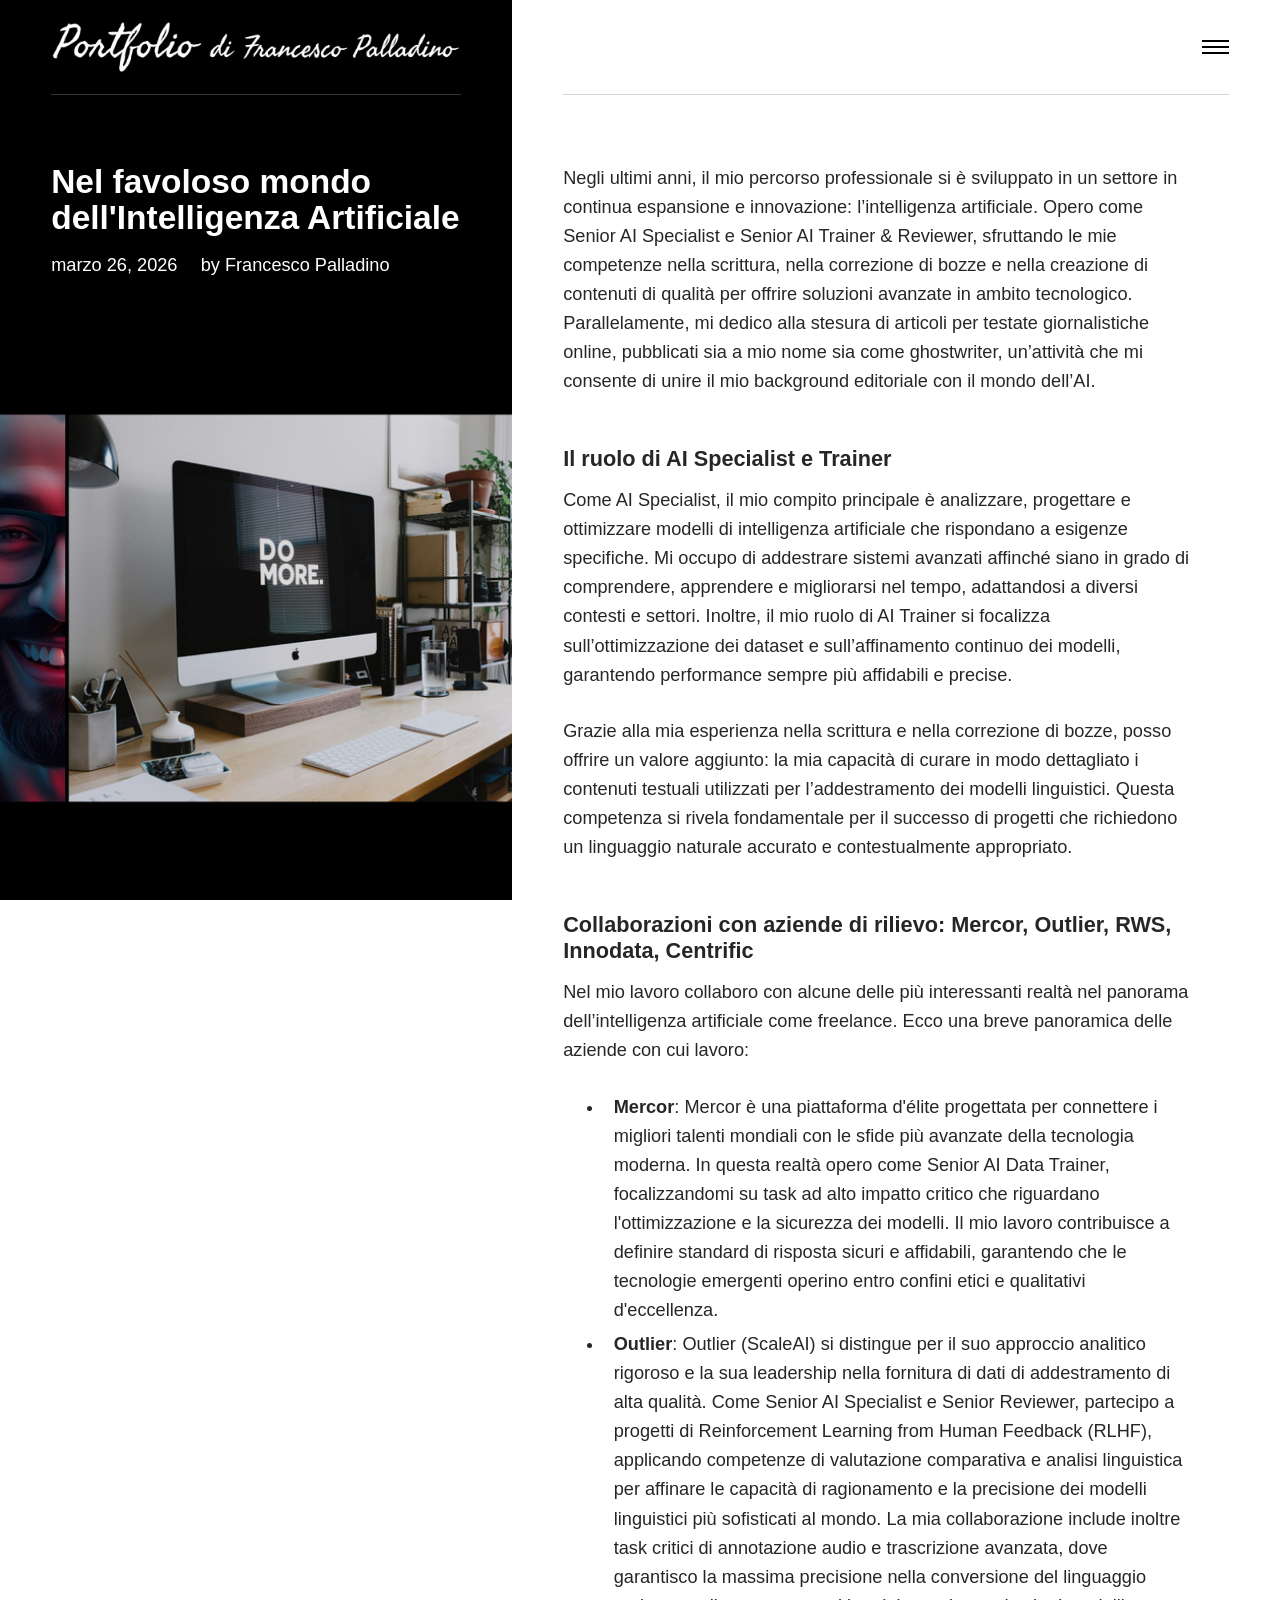
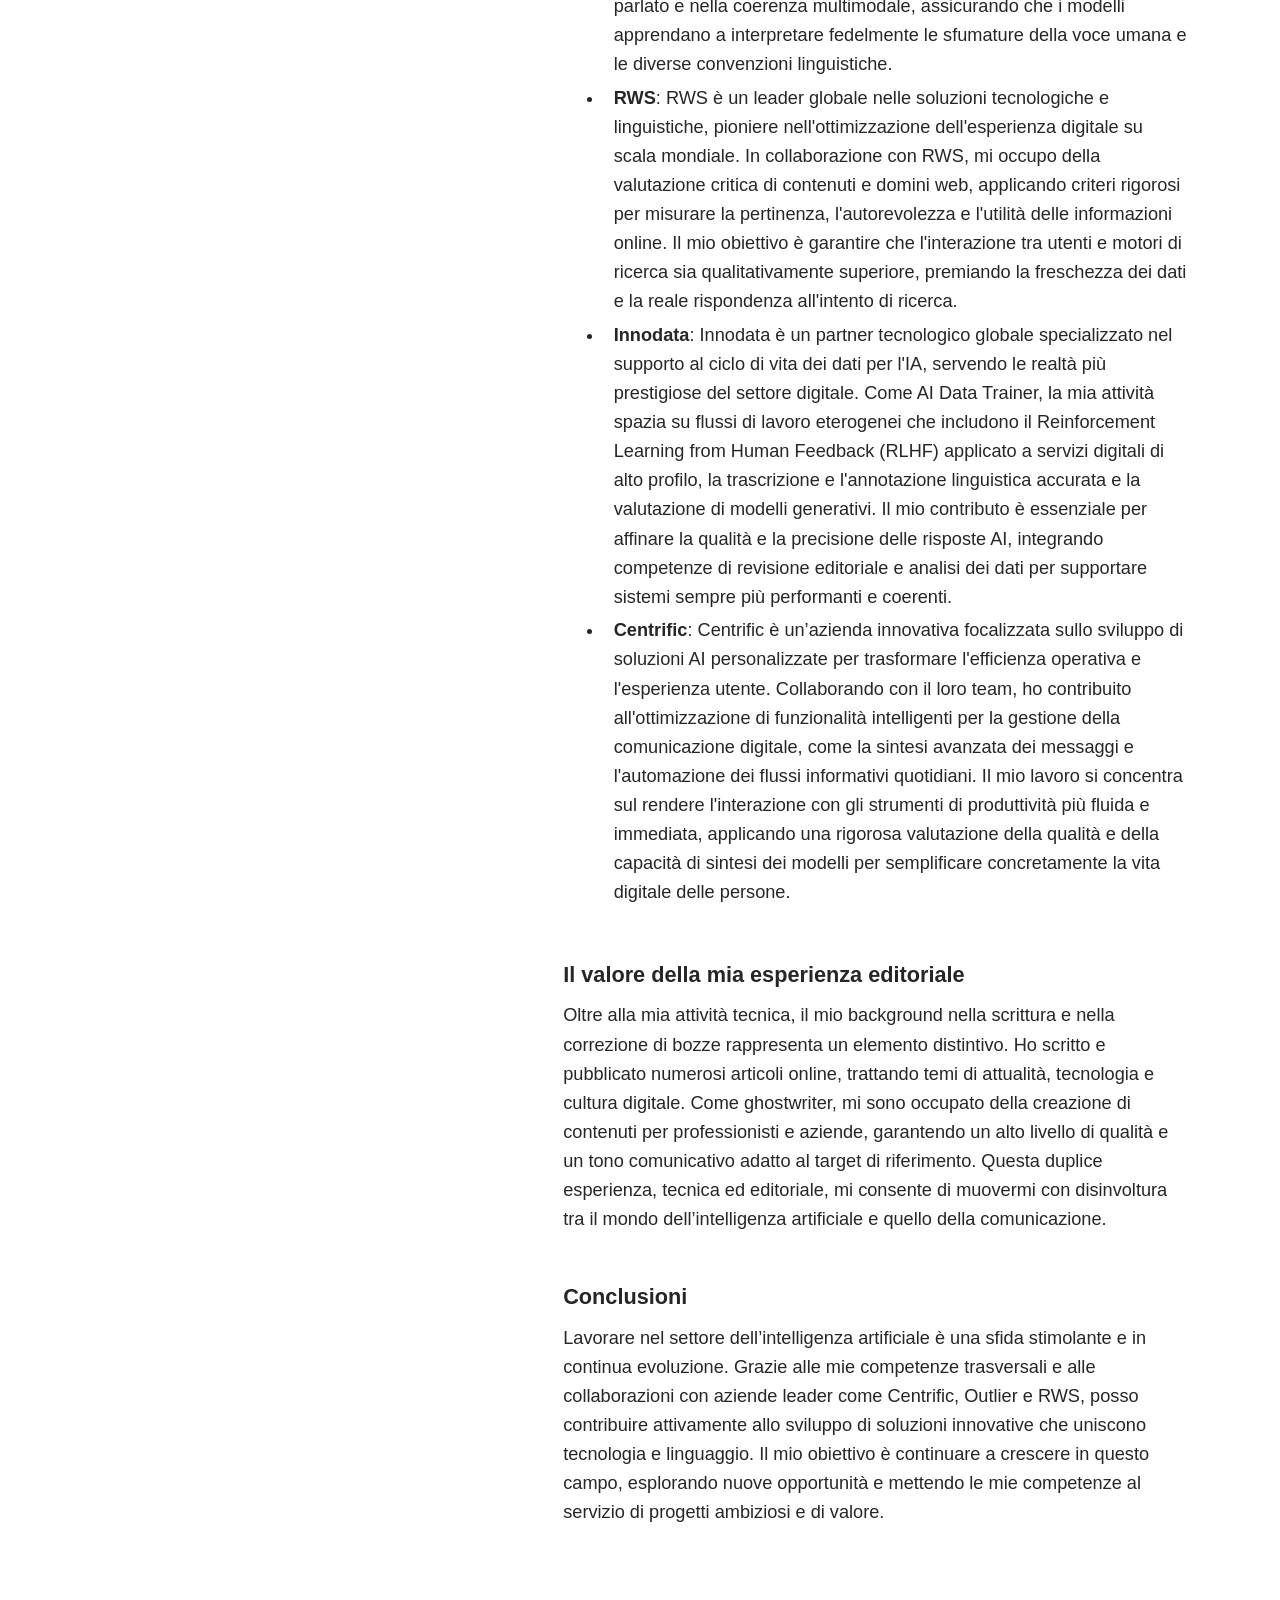
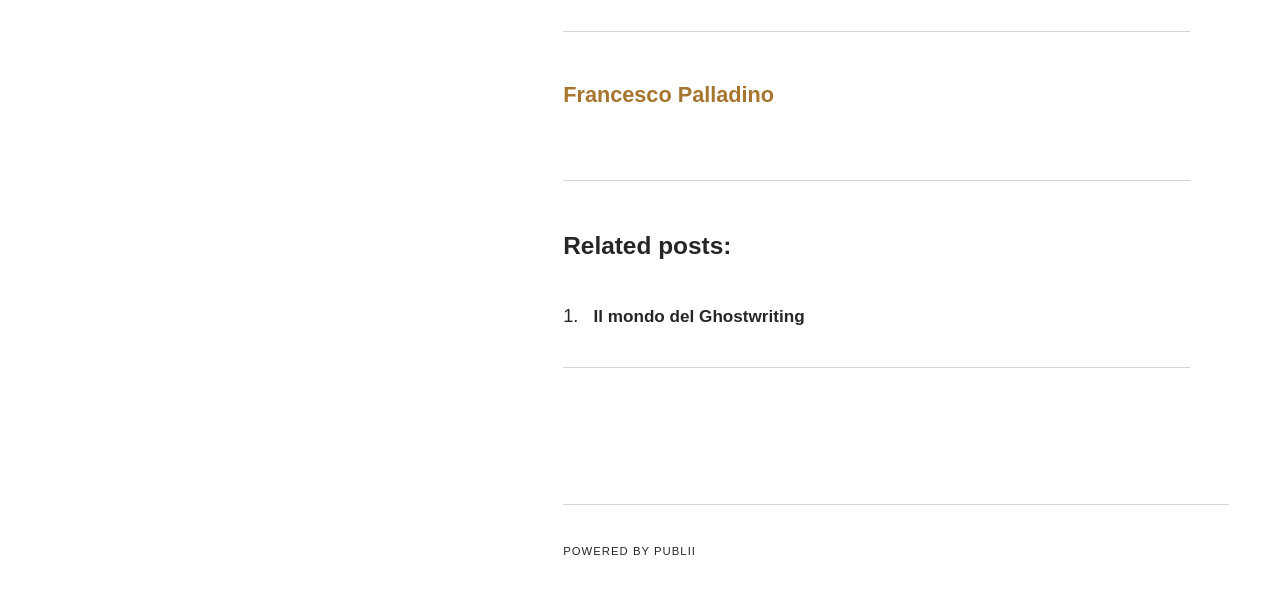
<file: nel-favoloso-mondo-dellintelligenza-artificiale.html>
<!DOCTYPE html><html lang="it"><head><meta charset="utf-8"><meta http-equiv="X-UA-Compatible" content="IE=edge"><meta name="viewport" content="width=device-width,initial-scale=1"><title>Nel favoloso mondo dell&#x27;Intelligenza Artificiale - Portfolio Francesco Palladino</title><meta name="description" content="Negli ultimi anni, il mio percorso professionale si è sviluppato in un settore in continua espansione e innovazione: l’intelligenza artificiale. Opero come Senior AI Specialist e Senior AI Trainer &amp; Reviewer, sfruttando le mie competenze nella scrittura, nella correzione di bozze e nella creazione di contenuti di qualità per offrire soluzioni avanzate in ambito tecnologico. Parallelamente, mi dedico alla stesura di articoli per testate giornalistiche online, pubblicati sia a mio nome sia come ghostwriter, un’attività che mi consente di unire il mio background editoriale con il mondo dell’AI. Come AI Specialist, il mio compito principale è analizzare, progettare e ottimizzare modelli di intelligenza artificiale che rispondano a esigenze specifiche. Mi occupo di addestrare sistemi avanzati affinché siano in grado di comprendere, apprendere e migliorarsi nel tempo, adattandosi a diversi contesti e settori. Inoltre, il mio ruolo di AI Trainer si focalizza sull’ottimizzazione dei dataset e sull’affinamento continuo dei modelli, garantendo performance sempre più affidabili e precise. Grazie alla mia esperienza nella scrittura e nella correzione di bozze, posso offrire un valore aggiunto: la mia capacità di curare in modo dettagliato i contenuti testuali utilizzati per l’addestramento dei modelli linguistici. Questa competenza si rivela fondamentale per il successo di progetti che richiedono un linguaggio naturale accurato e contestualmente appropriato. Nel mio lavoro collaboro con alcune delle più interessanti realtà nel panorama dell’intelligenza artificiale come freelance. Ecco una breve panoramica delle aziende con cui lavoro: Oltre alla mia attività tecnica, il mio background nella scrittura e nella correzione di bozze rappresenta un elemento distintivo. Ho scritto e pubblicato numerosi articoli online, trattando temi di attualità, tecnologia e cultura digitale. Come ghostwriter, mi sono occupato della creazione di contenuti per professionisti e aziende, garantendo un alto livello di qualità e un tono comunicativo adatto al target di riferimento. Questa duplice esperienza, tecnica ed editoriale, mi consente di muovermi con disinvoltura tra il mondo dell’intelligenza artificiale e quello della comunicazione. Lavorare nel settore dell’intelligenza artificiale è una sfida stimolante e in continua evoluzione. Grazie alle mie competenze trasversali e alle collaborazioni con aziende leader come Centrific, Outlier e RWS, posso contribuire attivamente allo sviluppo di soluzioni innovative che uniscono tecnologia e linguaggio. Il mio obiettivo è continuare a crescere in questo campo, esplorando nuove opportunità e mettendo le mie competenze al servizio di progetti ambiziosi e di valore."><meta name="generator" content="Publii Open-Source CMS for Static Site"><link rel="canonical" href="https://francesco-palladino.github.io/francescopalladino/nel-favoloso-mondo-dellintelligenza-artificiale.html"><link rel="alternate" type="application/atom+xml" href="https://francesco-palladino.github.io/francescopalladino/feed.xml" title="Portfolio Francesco Palladino - RSS"><link rel="alternate" type="application/json" href="https://francesco-palladino.github.io/francescopalladino/feed.json" title="Portfolio Francesco Palladino - JSON"><meta property="og:title" content="Nel favoloso mondo dell'Intelligenza Artificiale"><meta property="og:image" content="https://francesco-palladino.github.io/francescopalladino/media/website/Logo-2-1024x149.png"><meta property="og:image:width" content="1024"><meta property="og:image:height" content="149"><meta property="og:site_name" content="Portfolio Francesco Palladino"><meta property="og:description" content="Negli ultimi anni, il mio percorso professionale si è sviluppato in un settore in continua espansione e innovazione: l’intelligenza artificiale. Opero come Senior AI Specialist e Senior AI Trainer &amp; Reviewer, sfruttando le mie competenze nella scrittura, nella correzione di bozze e nella creazione di contenuti di qualità per offrire soluzioni avanzate in ambito tecnologico. Parallelamente, mi dedico alla stesura di articoli per testate giornalistiche online, pubblicati sia a mio nome sia come ghostwriter, un’attività che mi consente di unire il mio background editoriale con il mondo dell’AI. Come AI Specialist, il mio compito principale è analizzare, progettare e ottimizzare modelli di intelligenza artificiale che rispondano a esigenze specifiche. Mi occupo di addestrare sistemi avanzati affinché siano in grado di comprendere, apprendere e migliorarsi nel tempo, adattandosi a diversi contesti e settori. Inoltre, il mio ruolo di AI Trainer si focalizza sull’ottimizzazione dei dataset e sull’affinamento continuo dei modelli, garantendo performance sempre più affidabili e precise. Grazie alla mia esperienza nella scrittura e nella correzione di bozze, posso offrire un valore aggiunto: la mia capacità di curare in modo dettagliato i contenuti testuali utilizzati per l’addestramento dei modelli linguistici. Questa competenza si rivela fondamentale per il successo di progetti che richiedono un linguaggio naturale accurato e contestualmente appropriato. Nel mio lavoro collaboro con alcune delle più interessanti realtà nel panorama dell’intelligenza artificiale come freelance. Ecco una breve panoramica delle aziende con cui lavoro: Oltre alla mia attività tecnica, il mio background nella scrittura e nella correzione di bozze rappresenta un elemento distintivo. Ho scritto e pubblicato numerosi articoli online, trattando temi di attualità, tecnologia e cultura digitale. Come ghostwriter, mi sono occupato della creazione di contenuti per professionisti e aziende, garantendo un alto livello di qualità e un tono comunicativo adatto al target di riferimento. Questa duplice esperienza, tecnica ed editoriale, mi consente di muovermi con disinvoltura tra il mondo dell’intelligenza artificiale e quello della comunicazione. Lavorare nel settore dell’intelligenza artificiale è una sfida stimolante e in continua evoluzione. Grazie alle mie competenze trasversali e alle collaborazioni con aziende leader come Centrific, Outlier e RWS, posso contribuire attivamente allo sviluppo di soluzioni innovative che uniscono tecnologia e linguaggio. Il mio obiettivo è continuare a crescere in questo campo, esplorando nuove opportunità e mettendo le mie competenze al servizio di progetti ambiziosi e di valore."><meta property="og:url" content="https://francesco-palladino.github.io/francescopalladino/nel-favoloso-mondo-dellintelligenza-artificiale.html"><meta property="og:type" content="article"><link rel="stylesheet" href="https://francesco-palladino.github.io/francescopalladino/assets/css/style.css?v=0205338bff85705026d9f8111a67255d"><script type="application/ld+json">{"@context":"http://schema.org","@type":"Article","mainEntityOfPage":{"@type":"WebPage","@id":"https://francesco-palladino.github.io/francescopalladino/nel-favoloso-mondo-dellintelligenza-artificiale.html"},"headline":"Nel favoloso mondo dell'Intelligenza Artificiale","datePublished":"2026-03-26T14:29+01:00","dateModified":"2026-03-26T18:51+01:00","image":{"@type":"ImageObject","url":"https://francesco-palladino.github.io/francescopalladino/media/website/Logo-2-1024x149.png","height":149,"width":1024},"description":"Negli ultimi anni, il mio percorso professionale si è sviluppato in un settore in continua espansione e innovazione: l’intelligenza artificiale. Opero come Senior AI Specialist e Senior AI Trainer &amp; Reviewer, sfruttando le mie competenze nella scrittura, nella correzione di bozze e nella creazione di contenuti di qualità per offrire soluzioni avanzate in ambito tecnologico. Parallelamente, mi dedico alla stesura di articoli per testate giornalistiche online, pubblicati sia a mio nome sia come ghostwriter, un’attività che mi consente di unire il mio background editoriale con il mondo dell’AI. Come AI Specialist, il mio compito principale è analizzare, progettare e ottimizzare modelli di intelligenza artificiale che rispondano a esigenze specifiche. Mi occupo di addestrare sistemi avanzati affinché siano in grado di comprendere, apprendere e migliorarsi nel tempo, adattandosi a diversi contesti e settori. Inoltre, il mio ruolo di AI Trainer si focalizza sull’ottimizzazione dei dataset e sull’affinamento continuo dei modelli, garantendo performance sempre più affidabili e precise. Grazie alla mia esperienza nella scrittura e nella correzione di bozze, posso offrire un valore aggiunto: la mia capacità di curare in modo dettagliato i contenuti testuali utilizzati per l’addestramento dei modelli linguistici. Questa competenza si rivela fondamentale per il successo di progetti che richiedono un linguaggio naturale accurato e contestualmente appropriato. Nel mio lavoro collaboro con alcune delle più interessanti realtà nel panorama dell’intelligenza artificiale come freelance. Ecco una breve panoramica delle aziende con cui lavoro: Oltre alla mia attività tecnica, il mio background nella scrittura e nella correzione di bozze rappresenta un elemento distintivo. Ho scritto e pubblicato numerosi articoli online, trattando temi di attualità, tecnologia e cultura digitale. Come ghostwriter, mi sono occupato della creazione di contenuti per professionisti e aziende, garantendo un alto livello di qualità e un tono comunicativo adatto al target di riferimento. Questa duplice esperienza, tecnica ed editoriale, mi consente di muovermi con disinvoltura tra il mondo dell’intelligenza artificiale e quello della comunicazione. Lavorare nel settore dell’intelligenza artificiale è una sfida stimolante e in continua evoluzione. Grazie alle mie competenze trasversali e alle collaborazioni con aziende leader come Centrific, Outlier e RWS, posso contribuire attivamente allo sviluppo di soluzioni innovative che uniscono tecnologia e linguaggio. Il mio obiettivo è continuare a crescere in questo campo, esplorando nuove opportunità e mettendo le mie competenze al servizio di progetti ambiziosi e di valore.","author":{"@type":"Person","name":"Francesco Palladino","url":"https://francesco-palladino.github.io/francescopalladino/authors/francesco-palladino/"},"publisher":{"@type":"Organization","name":"Francesco Palladino","logo":{"@type":"ImageObject","url":"https://francesco-palladino.github.io/francescopalladino/media/website/Logo-2-1024x149.png","height":149,"width":1024}}}</script><noscript><style>img[loading] {
                    opacity: 1;
                }</style></noscript><div class="gtranslate_wrapper"></div><script>window.gtranslateSettings = {"default_language":"it","native_language_names":true,"detect_browser_language":true,"languages":["it","en"],"wrapper_selector":".gtranslate_wrapper","switcher_horizontal_position":"right","float_switcher_open_direction":"left","alt_flags":{"en":"usa"}}</script><script src="https://cdn.gtranslate.net/widgets/latest/float.js" defer="defer"></script></head><body class="post-template"><div class="container js-container"><nav class="menu"><ul class="navbar__menu"><li><a href="https://francesco-palladino.github.io/francescopalladino/scrittura-e-ai-una-sinergia-perfetta-2.html" target="_self">Scrittura e AI: una sinergia perfetta</a></li><li><a href="https://francesco-palladino.github.io/francescopalladino/articoli.html" target="_self">Articoli e pubblicazioni</a></li></ul></nav><div class="container__content"><header class="top"><div class="top__item"><a class="logo" href="https://francesco-palladino.github.io/francescopalladino/"><img src="https://francesco-palladino.github.io/francescopalladino/media/website/Logo-2-1024x149.png" alt="Portfolio Francesco Palladino" width="1024" height="149"></a></div><div class="top__item top__item--right"><button class="menu-toggle js-menu-toggle" aria-label="Menu" aria-expanded="false"><span class="menu-toggle-box"><span class="menu-toggle-inner">Menu</span></span></button></div></header><main class="main post"><article class="content"><div class="main__left"><figure class="hero"><img src="https://francesco-palladino.github.io/francescopalladino/media/website/bestie.png" srcset="https://francesco-palladino.github.io/francescopalladino/media/website/responsive/bestie-xs.png 300w, https://francesco-palladino.github.io/francescopalladino/media/website/responsive/bestie-sm.png 480w, https://francesco-palladino.github.io/francescopalladino/media/website/responsive/bestie-md.png 768w, https://francesco-palladino.github.io/francescopalladino/media/website/responsive/bestie-lg.png 1024w, https://francesco-palladino.github.io/francescopalladino/media/website/responsive/bestie-xl.png 1280w, https://francesco-palladino.github.io/francescopalladino/media/website/responsive/bestie-2xl.png 1600w" sizes="(min-width: 1800px) 50vw, (min-width: 900px) 40vw, 100vw" loading="eager" width="2600" height="3000" alt=""></figure><header><h1>Nel favoloso mondo dell&#x27;Intelligenza Artificiale</h1><p><time datetime="2026-03-26T14:29">marzo 26, 2026 </time>by <a href="https://francesco-palladino.github.io/francescopalladino/authors/francesco-palladino/" rel="author" title="Francesco Palladino">Francesco Palladino</a></p></header></div><div class="main__right"><div class="content__entry"><p>Negli ultimi anni, il mio percorso professionale si è sviluppato in un settore in continua espansione e innovazione: l’intelligenza artificiale. Opero come Senior AI Specialist e Senior AI Trainer &amp; Reviewer, sfruttando le mie competenze nella scrittura, nella correzione di bozze e nella creazione di contenuti di qualità per offrire soluzioni avanzate in ambito tecnologico. Parallelamente, mi dedico alla stesura di articoli per testate giornalistiche online, pubblicati sia a mio nome sia come ghostwriter, un’attività che mi consente di unire il mio background editoriale con il mondo dell’AI.</p><h3 class="wp-block-heading">Il ruolo di AI Specialist e Trainer</h3><p>Come AI Specialist, il mio compito principale è analizzare, progettare e ottimizzare modelli di intelligenza artificiale che rispondano a esigenze specifiche. Mi occupo di addestrare sistemi avanzati affinché siano in grado di comprendere, apprendere e migliorarsi nel tempo, adattandosi a diversi contesti e settori. Inoltre, il mio ruolo di AI Trainer si focalizza sull’ottimizzazione dei dataset e sull’affinamento continuo dei modelli, garantendo performance sempre più affidabili e precise.</p><p>Grazie alla mia esperienza nella scrittura e nella correzione di bozze, posso offrire un valore aggiunto: la mia capacità di curare in modo dettagliato i contenuti testuali utilizzati per l’addestramento dei modelli linguistici. Questa competenza si rivela fondamentale per il successo di progetti che richiedono un linguaggio naturale accurato e contestualmente appropriato.</p><h3 class="wp-block-heading">Collaborazioni con aziende di rilievo: Mercor, Outlier, RWS, Innodata, Centrific</h3><p>Nel mio lavoro collaboro con alcune delle più interessanti realtà nel panorama dell’intelligenza artificiale come freelance. Ecco una breve panoramica delle aziende con cui lavoro:</p><ul class="wp-block-list"><li><strong>Mercor</strong>: <span data-path-to-node="4,0,0,2"><span class="citation-140">Mercor è una piattaforma d'élite progettata per connettere i migliori talenti mondiali con le sfide più avanzate della tecnologia moderna</span></span><span data-path-to-node="4,0,0,4">. </span><span data-path-to-node="4,0,0,6"><span class="citation-139">In questa realtà opero come </span><span class="citation-139">Senior AI Data Trainer</span><span class="citation-139">, focalizzandomi su task ad alto impatto critico che riguardano l'ottimizzazione e la sicurezza dei modelli</span></span><span data-path-to-node="4,0,0,8">. </span><span data-path-to-node="4,0,0,10"><span class="citation-138">Il mio lavoro contribuisce a definire standard di risposta sicuri e affidabili, garantendo che le tecnologie emergenti operino entro confini etici e qualitativi d'eccellenza</span></span><span data-path-to-node="4,0,0,12">.</span></li><li><strong>Outlier</strong>: <span data-path-to-node="4,1,0,2"><span class="citation-137">Outlier (ScaleAI) si distingue per il suo approccio analitico rigoroso e la sua leadership nella fornitura di dati di addestramento di alta qualità</span></span><span data-path-to-node="4,1,0,4">. </span><span data-path-to-node="4,1,0,6"><span data-path-to-node="4,1,0,6"><span class="citation-136">Come Senior </span><span class="citation-136">AI Specialist e Senior Reviewer</span><span class="citation-136">, partecipo a progetti di Reinforcement Learning from Human Feedback (RLHF), applicando competenze di valutazione comparativa e analisi linguistica per affinare le capacità di ragionamento e la precisione dei modelli linguistici più sofisticati al mondo. <span class="citation-160">La mia collaborazione include inoltre task critici di </span><span class="citation-160">annotazione audio e trascrizione avanzata</span><span class="citation-160">, dove garantisco la massima precisione nella conversione del linguaggio parlato e nella coerenza multimodale, assicurando che i modelli apprendano a interpretare fedelmente le sfumature della voce umana e le diverse convenzioni linguistiche</span>.</span></span></span></li><li><strong>RWS</strong>: <span data-path-to-node="3,2,1,0"><span class="citation-211">RWS è un leader globale nelle soluzioni tecnologiche e linguistiche, pioniere nell'ottimizzazione dell'esperienza digitale su scala mondiale</span></span><span data-path-to-node="3,2,1,2">. </span><span data-path-to-node="3,2,1,4"><span class="citation-210">In collaborazione con RWS, mi occupo della </span><span class="citation-210">valutazione critica di contenuti e domini web</span><span class="citation-210">, applicando criteri rigorosi per misurare la pertinenza, l'autorevolezza e l'utilità delle informazioni online</span></span><span data-path-to-node="3,2,1,6">. </span><span data-path-to-node="3,2,1,8"><span class="citation-209">Il mio obiettivo è garantire che l'interazione tra utenti e motori di ricerca sia qualitativamente superiore, premiando la freschezza dei dati e la reale rispondenza all'intento di ricerca</span></span><span data-path-to-node="3,2,1,10">.</span></li><li><strong>Innodata</strong>: <span data-path-to-node="3,3,0,0">Innodata è un partner tecnologico globale specializzato nel supporto al ciclo di vita dei dati per l'IA, servendo le realtà più prestigiose del settore digitale. </span><span data-path-to-node="3,3,0,2"><span class="citation-246">Come </span><span class="citation-246">AI Data Trainer</span><span class="citation-246">, la mia attività spazia su flussi di lavoro eterogenei che includono il Reinforcement Learning from Human Feedback (RLHF) applicato a servizi digitali di alto profilo, la </span><span class="citation-246">trascrizione e l'annotazione linguistica</span><span class="citation-246"> accurata e la valutazione di modelli generativi</span></span><span data-path-to-node="3,3,0,4">. </span><span data-path-to-node="3,3,0,6"><span class="citation-245">Il mio contributo è essenziale per affinare la qualità e la precisione delle risposte AI, integrando competenze di revisione editoriale e analisi dei dati per supportare sistemi sempre più performanti e coerenti</span></span><span data-path-to-node="3,3,0,8">.</span></li><li><strong>Centrific</strong>: <span data-path-to-node="3,4,1,0"><span class="citation-288">Centrific è un’azienda innovativa focalizzata sullo sviluppo di soluzioni AI personalizzate per trasformare l'efficienza operativa e l'esperienza utente</span></span><span data-path-to-node="3,4,1,2">. </span><span data-path-to-node="3,4,1,4"><span class="citation-287">Collaborando con il loro team, ho contribuito all'ottimizzazione di </span><span class="citation-287">funzionalità intelligenti per la gestione della comunicazione digitale</span><span class="citation-287">, come la sintesi avanzata dei messaggi e l'automazione dei flussi informativi quotidiani</span></span><span data-path-to-node="3,4,1,6">. </span><span data-path-to-node="3,4,1,8"><span class="citation-286">Il mio lavoro si concentra sul rendere l'interazione con gli strumenti di produttività più fluida e immediata, applicando una rigorosa valutazione della qualità e della capacità di sintesi dei modelli per semplificare concretamente la vita digitale delle persone</span></span><span data-path-to-node="3,4,1,10">.</span></li></ul><h3 class="wp-block-heading">Il valore della mia esperienza editoriale</h3><p>Oltre alla mia attività tecnica, il mio background nella scrittura e nella correzione di bozze rappresenta un elemento distintivo. Ho scritto e pubblicato numerosi articoli online, trattando temi di attualità, tecnologia e cultura digitale. Come ghostwriter, mi sono occupato della creazione di contenuti per professionisti e aziende, garantendo un alto livello di qualità e un tono comunicativo adatto al target di riferimento. Questa duplice esperienza, tecnica ed editoriale, mi consente di muovermi con disinvoltura tra il mondo dell’intelligenza artificiale e quello della comunicazione.</p><h3 class="wp-block-heading">Conclusioni</h3><p>Lavorare nel settore dell’intelligenza artificiale è una sfida stimolante e in continua evoluzione. Grazie alle mie competenze trasversali e alle collaborazioni con aziende leader come Centrific, Outlier e RWS, posso contribuire attivamente allo sviluppo di soluzioni innovative che uniscono tecnologia e linguaggio. Il mio obiettivo è continuare a crescere in questo campo, esplorando nuove opportunità e mettendo le mie competenze al servizio di progetti ambiziosi e di valore.</p><footer><div class="content__tag-share"><div class="content__share"></div></div><div class="content__bio"><h3><a href="https://francesco-palladino.github.io/francescopalladino/authors/francesco-palladino/" title="Francesco Palladino">Francesco Palladino</a></h3></div></footer></div></div></article><div class="main__right main__right--bottom"><div class="related"><h2 class="related__title">Related posts:</h2><ul class="related__items"><li class="related__item"><h3 class="h5"><a href="https://francesco-palladino.github.io/francescopalladino/il-mondo-del-ghostwriting.html">Il mondo del Ghostwriting</a></h3></li></ul></div></div></main><footer class="footer"><div class="footer__copyright">Powered by Publii</div></footer></div></div><script defer="defer" src="https://francesco-palladino.github.io/francescopalladino/assets/js/scripts.min.js?v=1ea8317abae2e05fa2a65ed7bbff7ba7"></script><script>var images = document.querySelectorAll('img[loading]');
   
           for (var i = 0; i < images.length; i++) {
               if (images[i].complete) {
                   images[i].classList.add('is-loaded');
               } else {
                   images[i].addEventListener('load', function () {
                       this.classList.add('is-loaded');
                   }, false);
               }
           }</script></body></html>
</file>
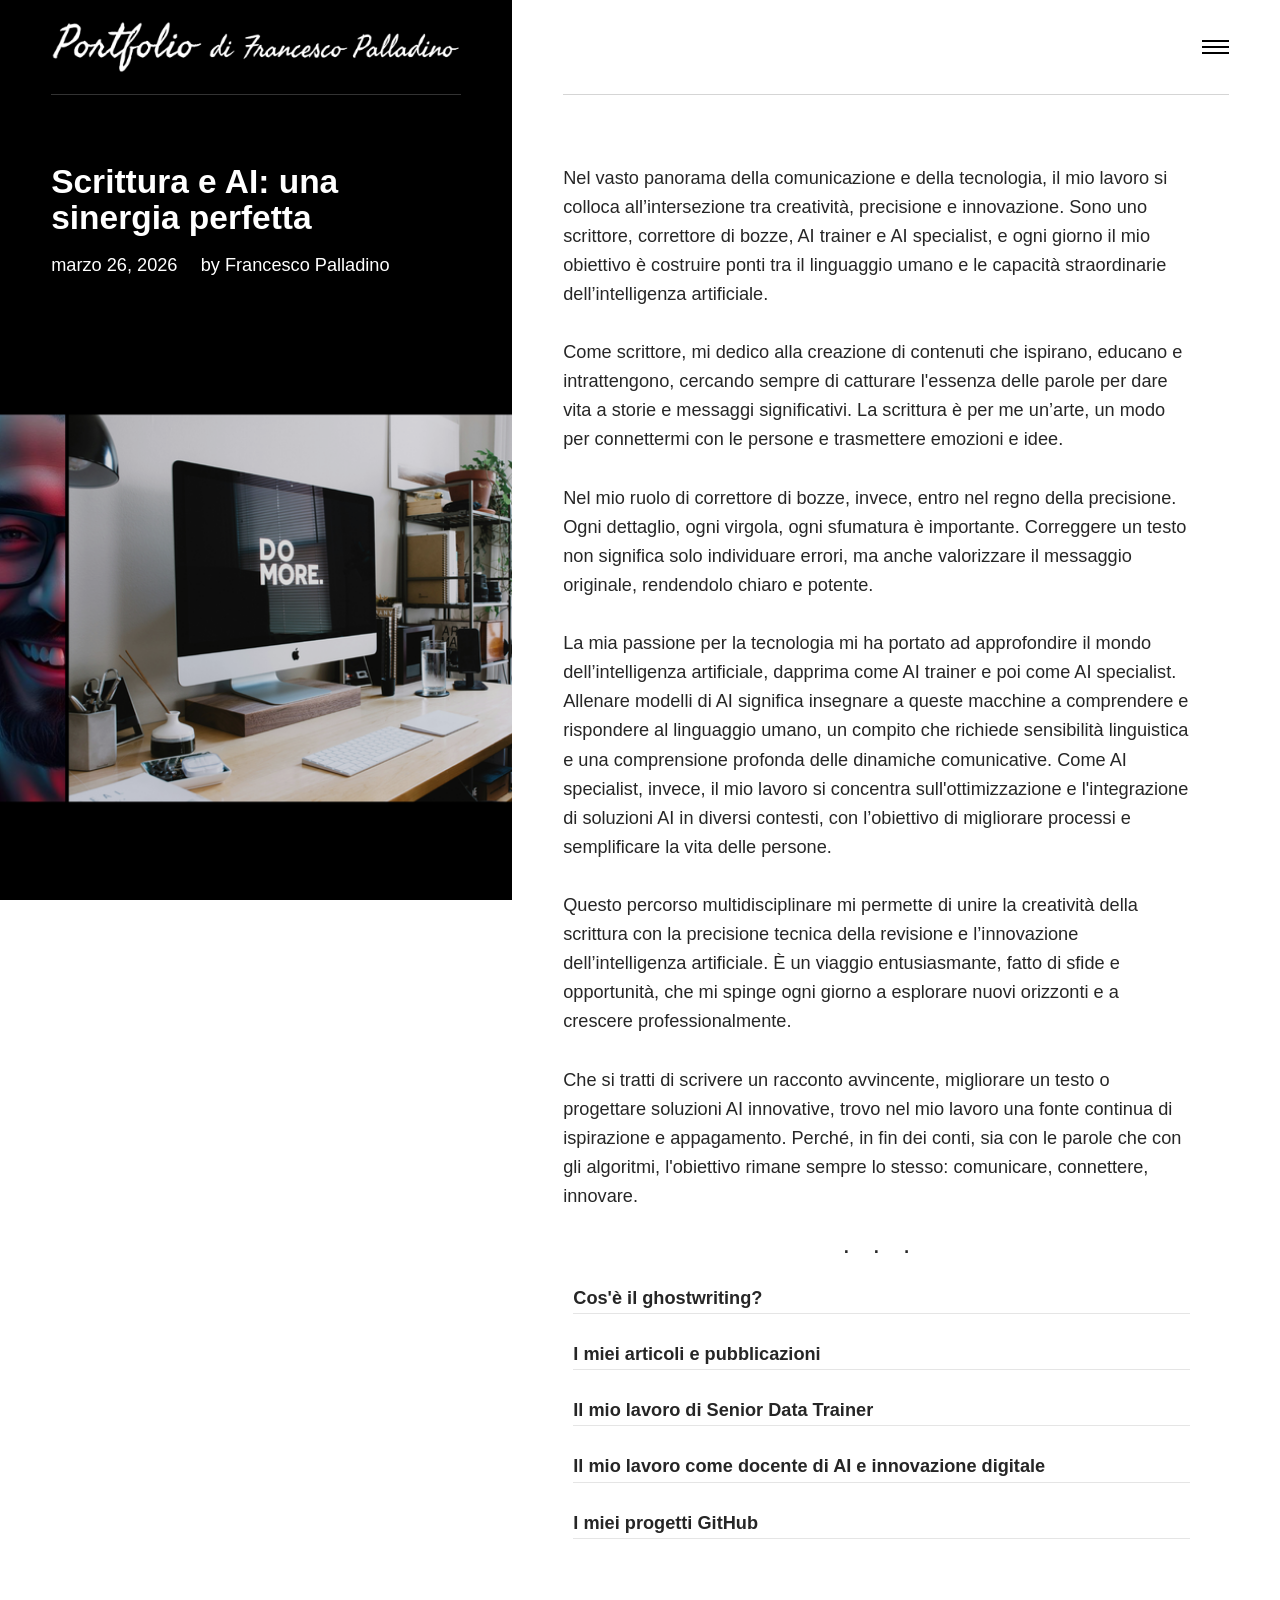
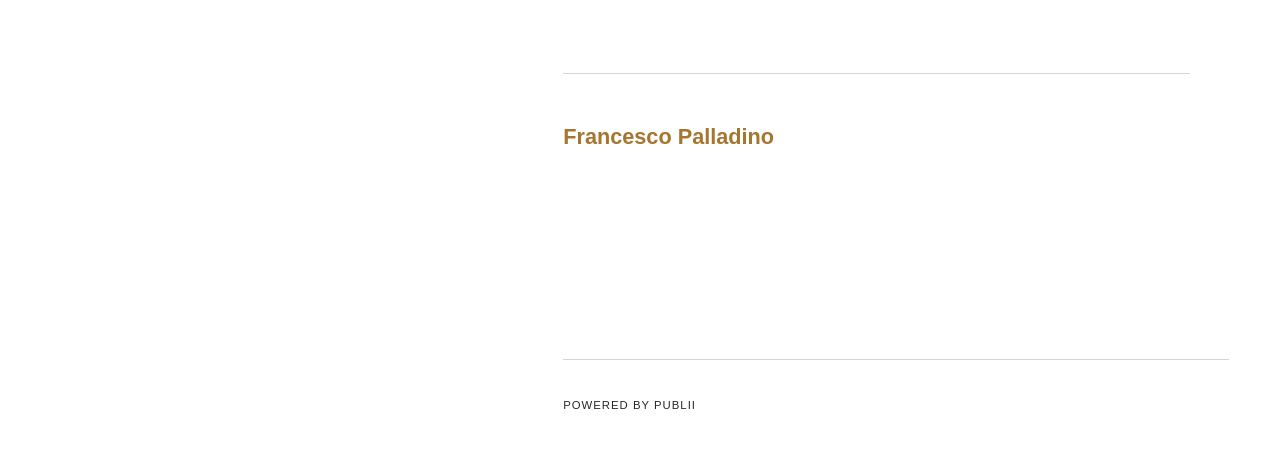
<file: scrittura-e-ai-una-sinergia-perfetta-2.html>
<!DOCTYPE html><html lang="it"><head><meta charset="utf-8"><meta http-equiv="X-UA-Compatible" content="IE=edge"><meta name="viewport" content="width=device-width,initial-scale=1"><title>Scrittura e AI: una sinergia perfetta - Portfolio Francesco Palladino</title><meta name="description" content="Nel vasto panorama della comunicazione e della tecnologia, il mio lavoro si colloca all’intersezione tra creatività, precisione e innovazione. Sono uno scrittore, correttore di bozze, AI trainer e AI specialist, e ogni giorno il mio obiettivo è costruire ponti tra il linguaggio umano e le capacità straordinarie dell’intelligenza artificiale. Come scrittore, mi dedico alla creazione di contenuti che ispirano, educano e intrattengono, cercando sempre di catturare l'essenza delle parole per dare vita a storie e messaggi significativi. La scrittura è per me un’arte, un modo per connettermi con le persone e trasmettere emozioni e idee. Nel mio ruolo di correttore di bozze, invece, entro nel regno della precisione. Ogni dettaglio, ogni virgola, ogni sfumatura è importante. Correggere un testo non significa solo individuare errori, ma anche valorizzare il messaggio originale, rendendolo chiaro e potente. La mia passione per la tecnologia mi ha portato ad approfondire il mondo dell’intelligenza artificiale, dapprima come AI trainer e poi come AI specialist. Allenare modelli di AI significa insegnare a queste macchine a comprendere e rispondere al linguaggio umano, un compito che richiede sensibilità linguistica e una comprensione profonda delle dinamiche comunicative. Come AI specialist, invece, il mio lavoro si concentra sull'ottimizzazione e l'integrazione di soluzioni AI in diversi contesti, con l’obiettivo di migliorare processi e semplificare la vita delle persone. Questo percorso multidisciplinare mi permette di unire la creatività della scrittura con la precisione tecnica della revisione e l’innovazione dell’intelligenza artificiale. È un viaggio entusiasmante, fatto di sfide e opportunità, che mi spinge ogni giorno a esplorare nuovi orizzonti e a crescere professionalmente. Che si tratti di scrivere un racconto avvincente, migliorare un testo o progettare soluzioni AI innovative, trovo nel mio lavoro una fonte continua di ispirazione e appagamento. Perché, in fin dei conti, sia con le parole che con gli algoritmi, l'obiettivo rimane sempre lo stesso: comunicare, connettere, innovare. Cos'è il ghostwriting? I miei articoli e pubblicazioni Il mio lavoro di Senior Data Trainer Il mio lavoro come docente di AI e innovazione digitale I miei progetti GitHub"><meta name="generator" content="Publii Open-Source CMS for Static Site"><link rel="canonical" href="https://francesco-palladino.github.io/francescopalladino/scrittura-e-ai-una-sinergia-perfetta-2.html"><link rel="alternate" type="application/atom+xml" href="https://francesco-palladino.github.io/francescopalladino/feed.xml" title="Portfolio Francesco Palladino - RSS"><link rel="alternate" type="application/json" href="https://francesco-palladino.github.io/francescopalladino/feed.json" title="Portfolio Francesco Palladino - JSON"><meta property="og:title" content="Scrittura e AI: una sinergia perfetta"><meta property="og:image" content="https://francesco-palladino.github.io/francescopalladino/media/website/Logo-2-1024x149.png"><meta property="og:image:width" content="1024"><meta property="og:image:height" content="149"><meta property="og:site_name" content="Portfolio Francesco Palladino"><meta property="og:description" content="Nel vasto panorama della comunicazione e della tecnologia, il mio lavoro si colloca all’intersezione tra creatività, precisione e innovazione. Sono uno scrittore, correttore di bozze, AI trainer e AI specialist, e ogni giorno il mio obiettivo è costruire ponti tra il linguaggio umano e le capacità straordinarie dell’intelligenza artificiale. Come scrittore, mi dedico alla creazione di contenuti che ispirano, educano e intrattengono, cercando sempre di catturare l'essenza delle parole per dare vita a storie e messaggi significativi. La scrittura è per me un’arte, un modo per connettermi con le persone e trasmettere emozioni e idee. Nel mio ruolo di correttore di bozze, invece, entro nel regno della precisione. Ogni dettaglio, ogni virgola, ogni sfumatura è importante. Correggere un testo non significa solo individuare errori, ma anche valorizzare il messaggio originale, rendendolo chiaro e potente. La mia passione per la tecnologia mi ha portato ad approfondire il mondo dell’intelligenza artificiale, dapprima come AI trainer e poi come AI specialist. Allenare modelli di AI significa insegnare a queste macchine a comprendere e rispondere al linguaggio umano, un compito che richiede sensibilità linguistica e una comprensione profonda delle dinamiche comunicative. Come AI specialist, invece, il mio lavoro si concentra sull'ottimizzazione e l'integrazione di soluzioni AI in diversi contesti, con l’obiettivo di migliorare processi e semplificare la vita delle persone. Questo percorso multidisciplinare mi permette di unire la creatività della scrittura con la precisione tecnica della revisione e l’innovazione dell’intelligenza artificiale. È un viaggio entusiasmante, fatto di sfide e opportunità, che mi spinge ogni giorno a esplorare nuovi orizzonti e a crescere professionalmente. Che si tratti di scrivere un racconto avvincente, migliorare un testo o progettare soluzioni AI innovative, trovo nel mio lavoro una fonte continua di ispirazione e appagamento. Perché, in fin dei conti, sia con le parole che con gli algoritmi, l'obiettivo rimane sempre lo stesso: comunicare, connettere, innovare. Cos'è il ghostwriting? I miei articoli e pubblicazioni Il mio lavoro di Senior Data Trainer Il mio lavoro come docente di AI e innovazione digitale I miei progetti GitHub"><meta property="og:url" content="https://francesco-palladino.github.io/francescopalladino/scrittura-e-ai-una-sinergia-perfetta-2.html"><meta property="og:type" content="article"><link rel="stylesheet" href="https://francesco-palladino.github.io/francescopalladino/assets/css/style.css?v=0205338bff85705026d9f8111a67255d"><script type="application/ld+json">{"@context":"http://schema.org","@type":"Article","mainEntityOfPage":{"@type":"WebPage","@id":"https://francesco-palladino.github.io/francescopalladino/scrittura-e-ai-una-sinergia-perfetta-2.html"},"headline":"Scrittura e AI: una sinergia perfetta","datePublished":"2026-03-26T10:31+01:00","dateModified":"2026-03-26T19:03+01:00","image":{"@type":"ImageObject","url":"https://francesco-palladino.github.io/francescopalladino/media/website/Logo-2-1024x149.png","height":149,"width":1024},"description":"Nel vasto panorama della comunicazione e della tecnologia, il mio lavoro si colloca all’intersezione tra creatività, precisione e innovazione. Sono uno scrittore, correttore di bozze, AI trainer e AI specialist, e ogni giorno il mio obiettivo è costruire ponti tra il linguaggio umano e le capacità straordinarie dell’intelligenza artificiale. Come scrittore, mi dedico alla creazione di contenuti che ispirano, educano e intrattengono, cercando sempre di catturare l'essenza delle parole per dare vita a storie e messaggi significativi. La scrittura è per me un’arte, un modo per connettermi con le persone e trasmettere emozioni e idee. Nel mio ruolo di correttore di bozze, invece, entro nel regno della precisione. Ogni dettaglio, ogni virgola, ogni sfumatura è importante. Correggere un testo non significa solo individuare errori, ma anche valorizzare il messaggio originale, rendendolo chiaro e potente. La mia passione per la tecnologia mi ha portato ad approfondire il mondo dell’intelligenza artificiale, dapprima come AI trainer e poi come AI specialist. Allenare modelli di AI significa insegnare a queste macchine a comprendere e rispondere al linguaggio umano, un compito che richiede sensibilità linguistica e una comprensione profonda delle dinamiche comunicative. Come AI specialist, invece, il mio lavoro si concentra sull'ottimizzazione e l'integrazione di soluzioni AI in diversi contesti, con l’obiettivo di migliorare processi e semplificare la vita delle persone. Questo percorso multidisciplinare mi permette di unire la creatività della scrittura con la precisione tecnica della revisione e l’innovazione dell’intelligenza artificiale. È un viaggio entusiasmante, fatto di sfide e opportunità, che mi spinge ogni giorno a esplorare nuovi orizzonti e a crescere professionalmente. Che si tratti di scrivere un racconto avvincente, migliorare un testo o progettare soluzioni AI innovative, trovo nel mio lavoro una fonte continua di ispirazione e appagamento. Perché, in fin dei conti, sia con le parole che con gli algoritmi, l'obiettivo rimane sempre lo stesso: comunicare, connettere, innovare. Cos'è il ghostwriting? I miei articoli e pubblicazioni Il mio lavoro di Senior Data Trainer Il mio lavoro come docente di AI e innovazione digitale I miei progetti GitHub","author":{"@type":"Person","name":"Francesco Palladino","url":"https://francesco-palladino.github.io/francescopalladino/authors/francesco-palladino/"},"publisher":{"@type":"Organization","name":"Francesco Palladino","logo":{"@type":"ImageObject","url":"https://francesco-palladino.github.io/francescopalladino/media/website/Logo-2-1024x149.png","height":149,"width":1024}}}</script><noscript><style>img[loading] {
                    opacity: 1;
                }</style></noscript><div class="gtranslate_wrapper"></div><script>window.gtranslateSettings = {"default_language":"it","native_language_names":true,"detect_browser_language":true,"languages":["it","en"],"wrapper_selector":".gtranslate_wrapper","switcher_horizontal_position":"right","float_switcher_open_direction":"left","alt_flags":{"en":"usa"}}</script><script src="https://cdn.gtranslate.net/widgets/latest/float.js" defer="defer"></script></head><body class="post-template"><div class="container js-container"><nav class="menu"><ul class="navbar__menu"><li class="active"><a href="https://francesco-palladino.github.io/francescopalladino/scrittura-e-ai-una-sinergia-perfetta-2.html" target="_self">Scrittura e AI: una sinergia perfetta</a></li><li><a href="https://francesco-palladino.github.io/francescopalladino/articoli.html" target="_self">Articoli e pubblicazioni</a></li></ul></nav><div class="container__content"><header class="top"><div class="top__item"><a class="logo" href="https://francesco-palladino.github.io/francescopalladino/"><img src="https://francesco-palladino.github.io/francescopalladino/media/website/Logo-2-1024x149.png" alt="Portfolio Francesco Palladino" width="1024" height="149"></a></div><div class="top__item top__item--right"><button class="menu-toggle js-menu-toggle" aria-label="Menu" aria-expanded="false"><span class="menu-toggle-box"><span class="menu-toggle-inner">Menu</span></span></button></div></header><main class="main post"><article class="content"><div class="main__left"><figure class="hero"><img src="https://francesco-palladino.github.io/francescopalladino/media/website/bestie.png" srcset="https://francesco-palladino.github.io/francescopalladino/media/website/responsive/bestie-xs.png 300w, https://francesco-palladino.github.io/francescopalladino/media/website/responsive/bestie-sm.png 480w, https://francesco-palladino.github.io/francescopalladino/media/website/responsive/bestie-md.png 768w, https://francesco-palladino.github.io/francescopalladino/media/website/responsive/bestie-lg.png 1024w, https://francesco-palladino.github.io/francescopalladino/media/website/responsive/bestie-xl.png 1280w, https://francesco-palladino.github.io/francescopalladino/media/website/responsive/bestie-2xl.png 1600w" sizes="(min-width: 1800px) 50vw, (min-width: 900px) 40vw, 100vw" loading="eager" width="2600" height="3000" alt=""></figure><header><h1>Scrittura e AI: una sinergia perfetta</h1><p><time datetime="2026-03-26T10:31">marzo 26, 2026 </time>by <a href="https://francesco-palladino.github.io/francescopalladino/authors/francesco-palladino/" rel="author" title="Francesco Palladino">Francesco Palladino</a></p></header></div><div class="main__right"><div class="content__entry"><p>Nel vasto panorama della comunicazione e della tecnologia, il mio lavoro si colloca all’intersezione tra creatività, precisione e innovazione. Sono uno scrittore, correttore di bozze, AI trainer e AI specialist, e ogni giorno il mio obiettivo è costruire ponti tra il linguaggio umano e le capacità straordinarie dell’intelligenza artificiale.<br><br>Come scrittore, mi dedico alla creazione di contenuti che ispirano, educano e intrattengono, cercando sempre di catturare l'essenza delle parole per dare vita a storie e messaggi significativi. La scrittura è per me un’arte, un modo per connettermi con le persone e trasmettere emozioni e idee.<br><br>Nel mio ruolo di correttore di bozze, invece, entro nel regno della precisione. Ogni dettaglio, ogni virgola, ogni sfumatura è importante. Correggere un testo non significa solo individuare errori, ma anche valorizzare il messaggio originale, rendendolo chiaro e potente.<br><br>La mia passione per la tecnologia mi ha portato ad approfondire il mondo dell’intelligenza artificiale, dapprima come AI trainer e poi come AI specialist. Allenare modelli di AI significa insegnare a queste macchine a comprendere e rispondere al linguaggio umano, un compito che richiede sensibilità linguistica e una comprensione profonda delle dinamiche comunicative. Come AI specialist, invece, il mio lavoro si concentra sull'ottimizzazione e l'integrazione di soluzioni AI in diversi contesti, con l’obiettivo di migliorare processi e semplificare la vita delle persone.<br><br>Questo percorso multidisciplinare mi permette di unire la creatività della scrittura con la precisione tecnica della revisione e l’innovazione dell’intelligenza artificiale. È un viaggio entusiasmante, fatto di sfide e opportunità, che mi spinge ogni giorno a esplorare nuovi orizzonti e a crescere professionalmente.<br><br>Che si tratti di scrivere un racconto avvincente, migliorare un testo o progettare soluzioni AI innovative, trovo nel mio lavoro una fonte continua di ispirazione e appagamento. Perché, in fin dei conti, sia con le parole che con gli algoritmi, l'obiettivo rimane sempre lo stesso: comunicare, connettere, innovare.</p><hr class="separator separator--dots"><div><div class="pubblicazioni-list"><ul><li><a href="/francescopalladino/il-mondo-del-ghostwriting.html">Cos'è il ghostwriting?</a></li><li><a href="/francescopalladino/articoli.html">I miei articoli e pubblicazioni</a></li><li><a href="/francescopalladino/nel-favoloso-mondo-dellintelligenza-artificiale.html">Il mio lavoro di Senior Data Trainer</a></li><li><a href="/francescopalladino/insegnare-il-futuro-il-mio-impegno-nella-formazione-tra-ai-e-innovazione-didattica.html">Il mio lavoro come docente di AI e innovazione digitale<li><a href="/francescopalladino/progetti.html">I miei progetti GitHub</a></li></a></li></ul></div></div><footer><div class="content__tag-share"><div class="content__share"></div></div><div class="content__bio"><h3><a href="https://francesco-palladino.github.io/francescopalladino/authors/francesco-palladino/" title="Francesco Palladino">Francesco Palladino</a></h3></div></footer></div></div></article><div class="main__right main__right--bottom"></div></main><footer class="footer"><div class="footer__copyright">Powered by Publii</div></footer></div></div><script defer="defer" src="https://francesco-palladino.github.io/francescopalladino/assets/js/scripts.min.js?v=1ea8317abae2e05fa2a65ed7bbff7ba7"></script><script>var images = document.querySelectorAll('img[loading]');
   
           for (var i = 0; i < images.length; i++) {
               if (images[i].complete) {
                   images[i].classList.add('is-loaded');
               } else {
                   images[i].addEventListener('load', function () {
                       this.classList.add('is-loaded');
                   }, false);
               }
           }</script></body></html>
</file>
